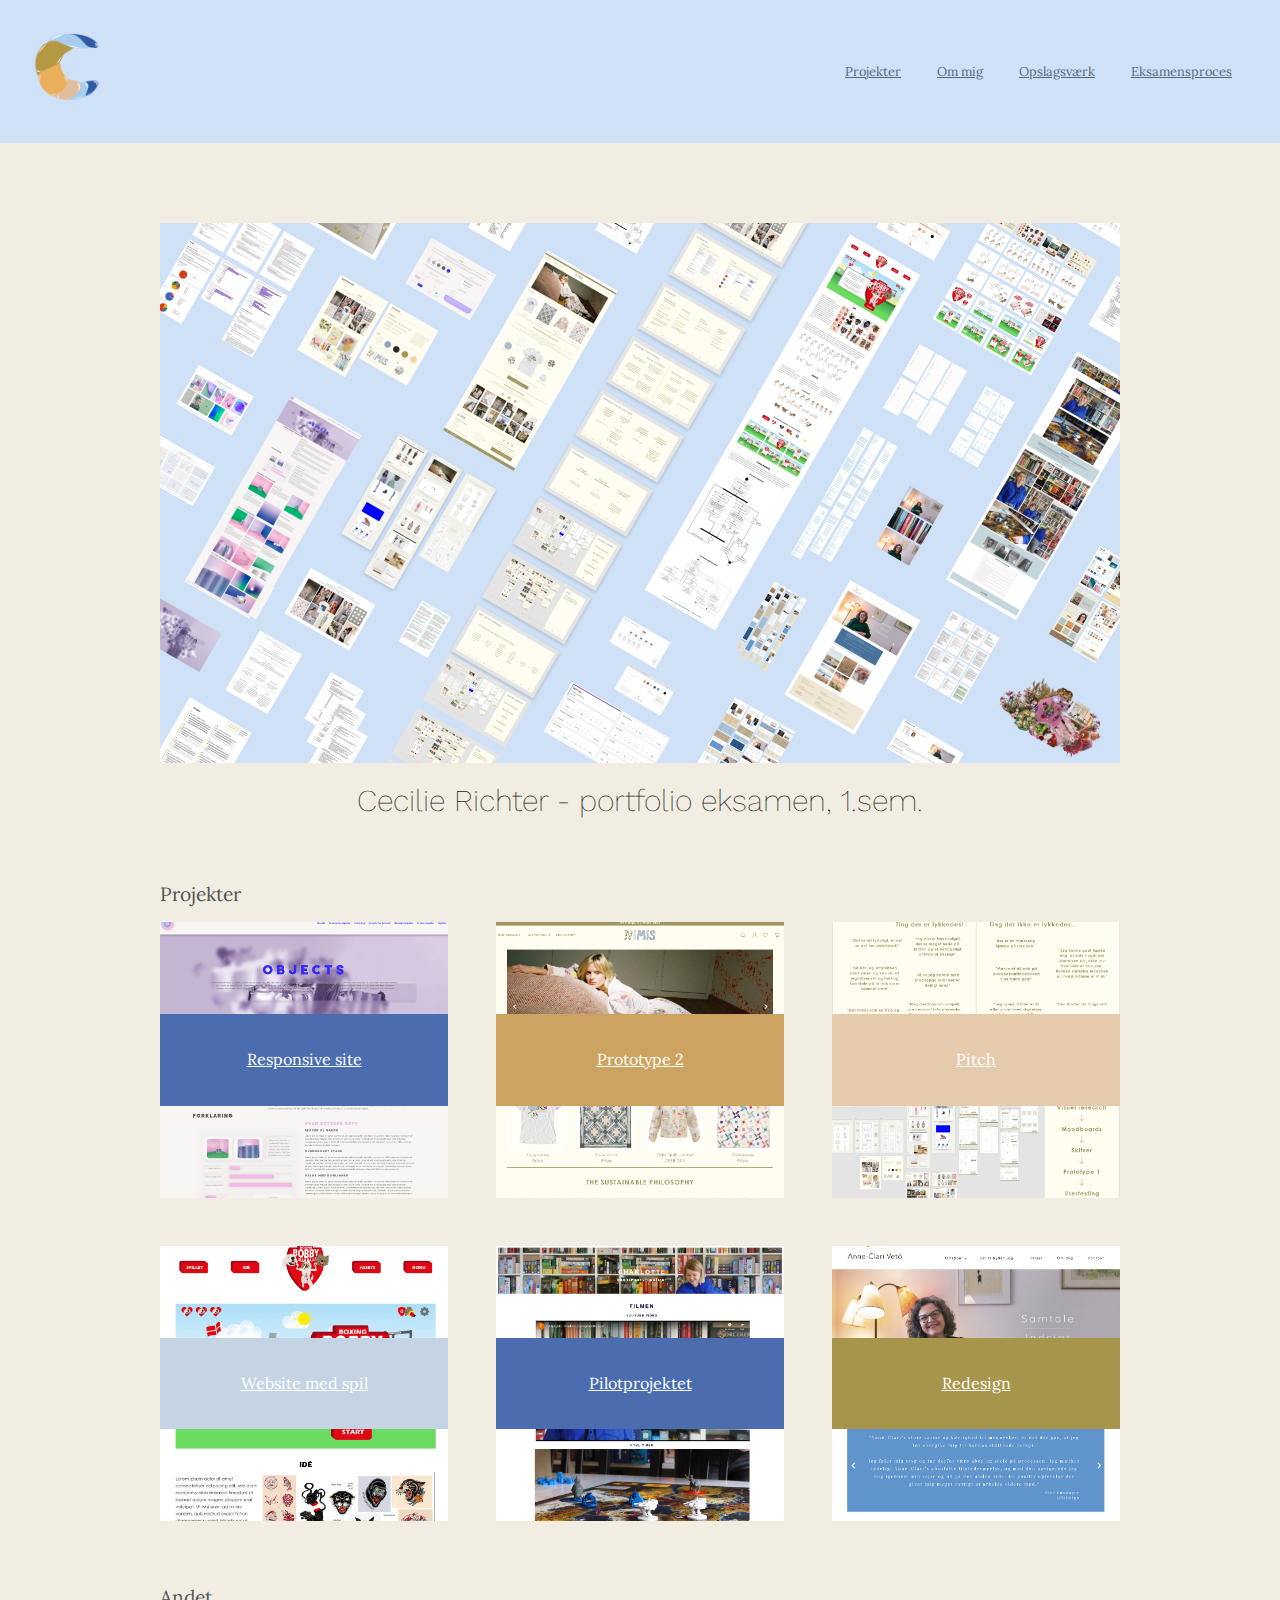
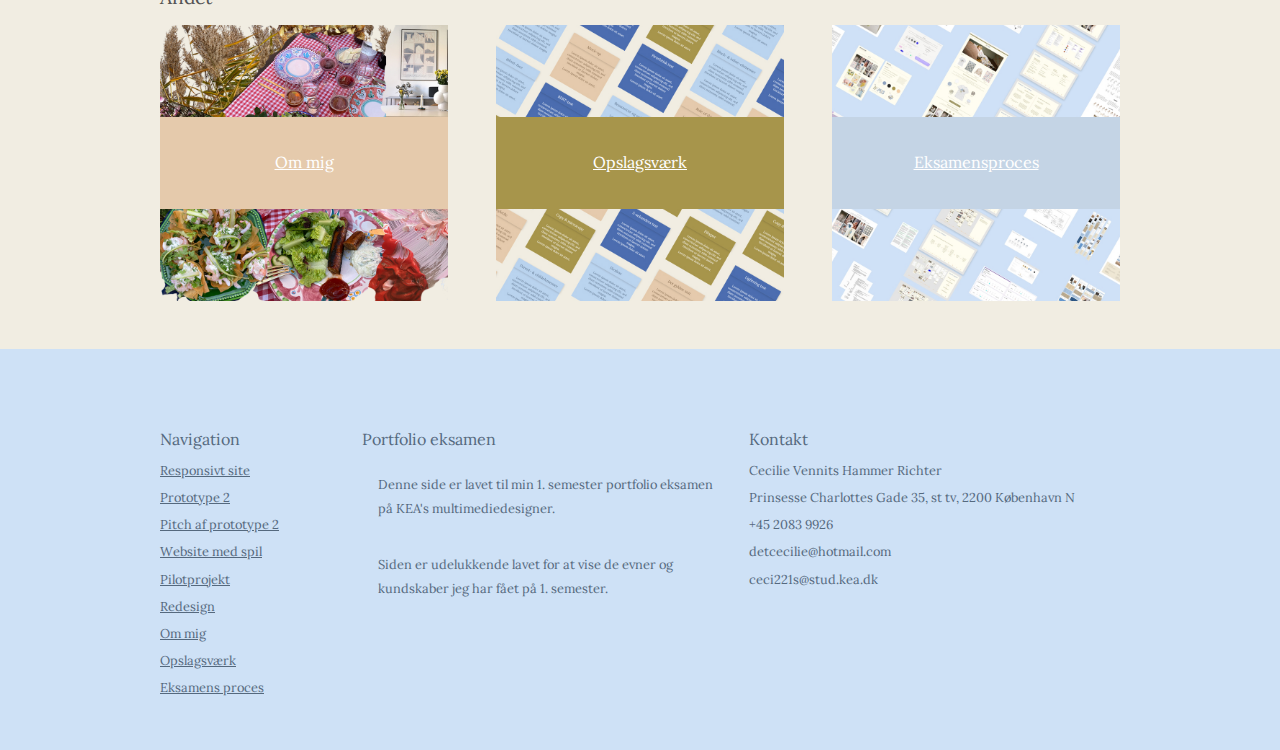
<file: Index.html>
<!DOCTYPE html>
<html lang="da">
  <head>
    <meta charset="utf-8" />
    <meta name="viewport" content="width=device-width, initial-scale=1.0" />
    <title>1. semester eksamen - Cecilie Richter</title>

    <link rel="stylesheet" href="style/index_style.css" />
    <link rel="stylesheet" href="mutual.css" />

    <meta name="robots" content="noindex" />
    <link rel="preconnect" href="https://fonts.gstatic.com" />
    <link
      href="https://fonts.googleapis.com/css2?family=Lora&family=Work+Sans&display=swap"
      rel="stylesheet"
    />

<link rel="apple-touch-icon" sizes="180x180" href="apple-touch-icon.png">
<link rel="icon" type="image/png" sizes="32x32" href="assets/favicon/favicon-32x32.png">
<link rel="icon" type="image/png" sizes="16x16" href="assets/favicon/favicon-16x16.png">
<link rel="manifest" href="/site.webmanifest">
<link rel="mask-icon" href="/safari-pinned-tab.svg" color="#5bbad5">
<meta name="msapplication-TileColor" content="#da532c">
<meta name="theme-color" content="#ffffff">


  </head>

  <body>
    <header>
      <a href="index.html">
          <img src="assets/logo/logo_cvhr.png" alt="CVHR logo">
      </a>

      <nav>
        <div id="menuknap">☰</div>
         <ul id="menu" class="hidden">
          <li>
            <a href="index.html#section_2" class="menu_area">Projekter</a>
          </li>
          <li><a href="html/om.html">Om mig</a></li>
          <li><a href="html/opslagsvaerk.html">Opslagsværk</a></li>
          <li><a href="html/proces.html">Eksamensproces</a></li>
        </ul>
      </nav>

    </header>

    <main>

        <section id="section_1">
           <figure class="splash">
        <img src="assets/forside/Splashbillede.jpg" alt="Splashbillede der viser alle projekter fra 1.semester">
        </figure>   
        <h1>Cecilie Richter - portfolio eksamen, 1.sem.</h1>
        </section>

      <section id="section_2">
        <h2>Projekter</h2>

        <div class="menu_container">

        <a href="html/responsivt.html" class="box box_1">
						<div>
            <!-- <p>Tema 2</p> -->
            <h3>Responsive site</h3>
            <!-- <p>Grundlæggende HTML</p> -->
            </div>
				</a>

        <a href="html/prototype.html" class="box box_2">
						<div>
            <!-- <p>Tema 3</p> -->
            <h3>Prototype 2</h3>
            <!-- <p>Grundlæggende UX</p> -->
            </div>
				</a>

        <a href="html/pitch.html" class="box box_3">
						<div>
            <!-- <p>Tema 3</p> -->
            <h3>Pitch</h3>
            <!-- <p>Grundlæggende UX</p> -->
            </div>
				</a>

        <a href="html/spil.html" class="box box_4">
						<div>
            <!-- <p>Tema 4</p> -->
            <h3>Website med spil</h3>
            <!-- <p>Animation</p> -->
            </div>
				</a>

        <a href="html/pilotprojekt.html" class="box box_5">
						<div>
            <!-- <p>Tema 5</p> -->
            <h3>Pilotprojektet</h3>
            <!-- <p>Grundlæggende indhold</p> -->
            </div>
				</a>

        <a href="html/redesign.html" class="box box_6">
						<div>
            <!-- <p>Tema 5</p> -->
            <h3>Redesign</h3>
            <!-- <p>Grundlæggende indhold</p> -->
            </div>
				</a>

      </section>
 

      <section id="section_3">
        <h2>Andet</h2>
        <div class="menu_andet">
            <a href="html/om.html" class="box box_7">
              <div>
                <h3>Om mig</h3>
              </div>
            </a>

            <a href="html/opslagsvaerk.html" class="box box_8">
              <div>
                <h3>Opslagsværk</h3>
              </div>
            </a>

            <a href="html/proces.html" class="box box_9">
                <div>
                <h3>Eksamensproces</h3>
                </div>
            </a>
        </div>
      </section>
    </main>

    <footer>

      <div class="footer_navigation">
        <h3>Navigation</h3>
        <ul>
          <li><a href="html/responsivt.html">Responsivt site</a></li>
          <li><a href="html/prototype.html">Prototype 2</a></li>
          <li><a href="html/pitch.html">Pitch af prototype 2</a></li>
          <li><a href="html/spil.html">Website med spil</a></li>
          <li><a href="html/pilotprojekt.html">Pilotprojekt</a></li>
          <li><a href="html/redesign.html">Redesign</a></li>
          <li><a href="html/om.html">Om mig</a></li>
          <li><a href="html/opslagsvaerk.html">Opslagsværk</a></li>
          <li><a href="html/proces.html">Eksamens proces</a></li>
        </ul>
        </div>

        <div class="footer_eksamen">
        <h3>Portfolio eksamen</h3>
        <p>Denne side er lavet til min 1. semester portfolio eksamen på KEA's multimediedesigner.</p>
        <p>Siden er udelukkende lavet for at vise de evner og kundskaber jeg har fået på 1. semester.</p>
        </div>

        <div class="footer_kontakt">
        <h3>Kontakt</h3>
        <ul>
          <li>Cecilie Vennits Hammer Richter</li>
          <li>Prinsesse Charlottes Gade 35, st tv, 2200 København N</li>
          <li>+45 2083 9926</li>
          <li>detcecilie@hotmail.com</li>
          <li>ceci221s@stud.kea.dk</li>
        </ul>
        </div>
     

    </footer>

<script src="burger.js"></script>

  </body>
</html>
</file>
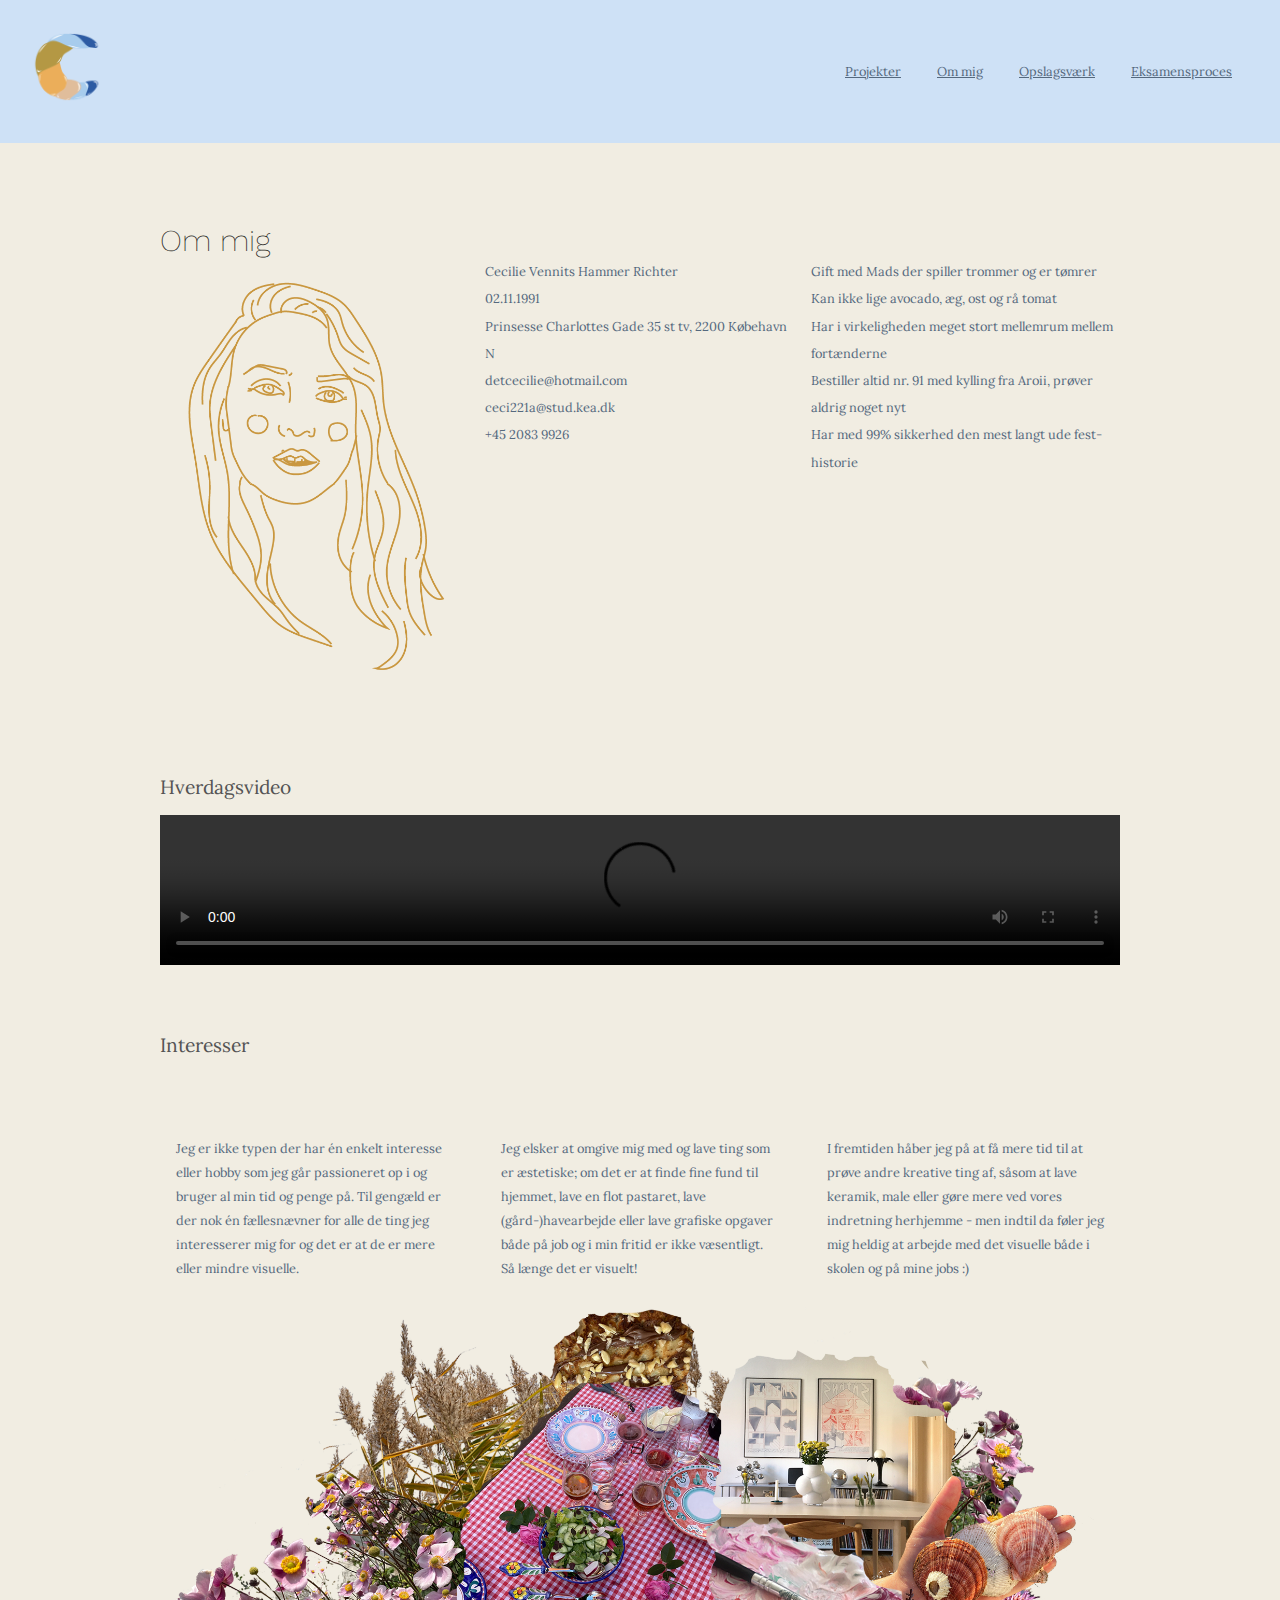
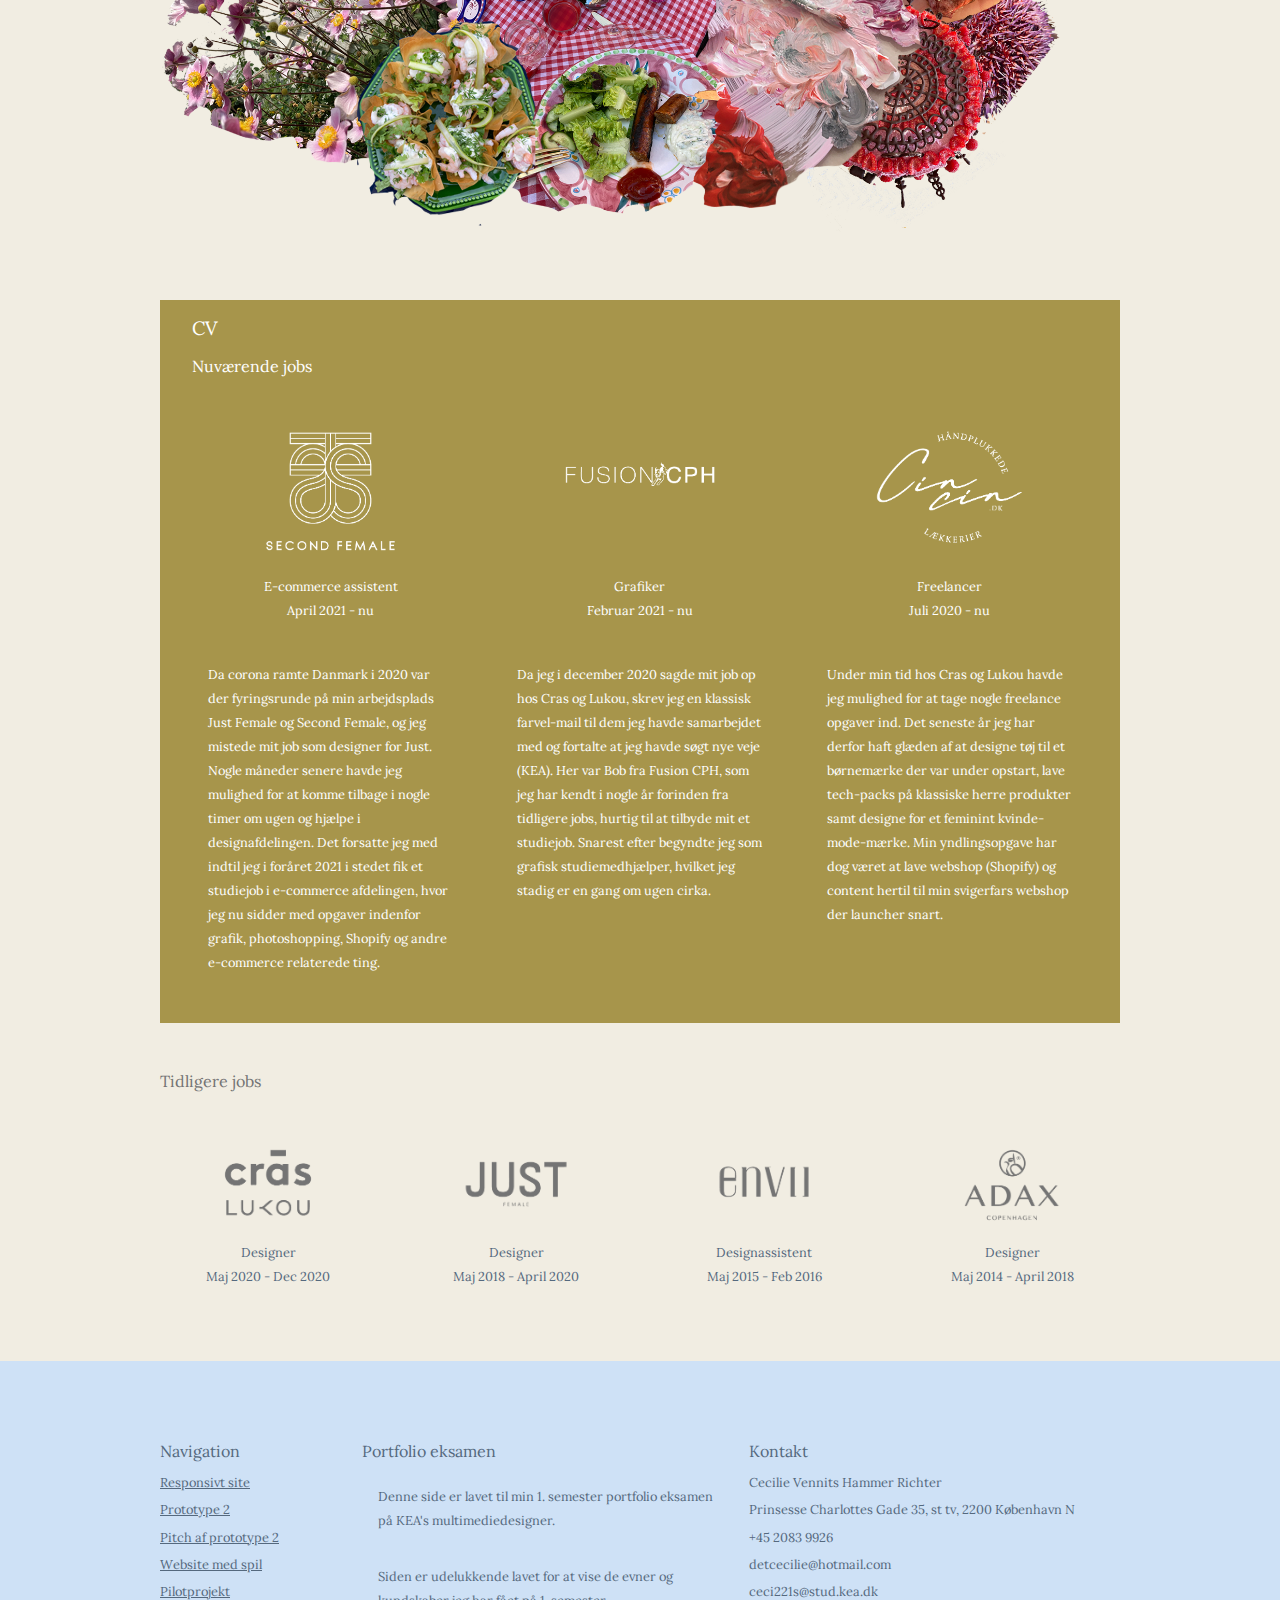
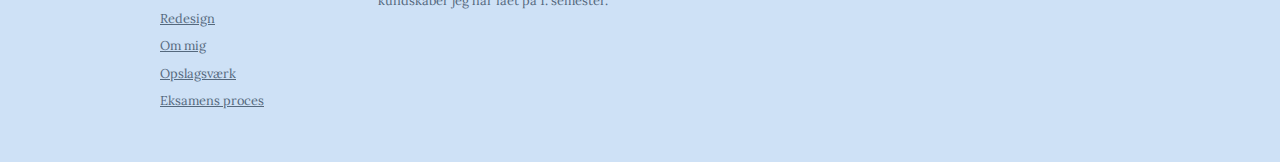
<file: html/om.html>
<!DOCTYPE html>
<html lang="da">
  <head>
    <meta charset="utf-8" />
    <meta name="viewport" content="width=device-width, initial-scale=1.0" />
    <title>Om mig</title>

    <link rel="stylesheet" href="../style/om_style.css" />
    <link rel="stylesheet" href="../mutual.css" />

    <meta name="robots" content="noindex" />
    <link rel="preconnect" href="https://fonts.gstatic.com" />
    <link
      href="https://fonts.googleapis.com/css2?family=Lora&family=Work+Sans&display=swap"
      rel="stylesheet"
    />

<link rel="apple-touch-icon" sizes="180x180" href="/apple-touch-icon.png">
<link rel="icon" type="image/png" sizes="32x32" href="../assets/favicon/favicon-32x32.png">
<link rel="icon" type="image/png" sizes="16x16" href="../assets/favicon/favicon-16x16.png">
<link rel="manifest" href="/site.webmanifest">
<link rel="mask-icon" href="/safari-pinned-tab.svg" color="#5bbad5">
<meta name="msapplication-TileColor" content="#da532c">
<meta name="theme-color" content="#ffffff">

  </head>

  <body>
    <header>
      <a href="../index.html">
          <img src="../assets/logo/logo_cvhr.png" alt="CVHR logo">
      </a>

      <nav>
        <div id="menuknap">☰</div>
         <ul id="menu" class="hidden">
          <li>
            <a href="../index.html#section_2" class="menu_area">Projekter</a>
          </li>
          <li><a href="../html/om.html">Om mig</a></li>
          <li><a href="../html/opslagsvaerk.html">Opslagsværk</a></li>
          <li><a href="../html/proces.html">Eksamensproces</a></li>
        </ul>
      </nav>
    </header>

    <main>
      
<section id="section_1">
    <h1>Om mig</h1>

    <div class="section_1_wrapper">
        <img src="../assets/om-mig/portrait-tegning.png" alt="Portræt af Cecilie tegnet med tynde streger">
         
        <div> 
        <ul>
            <li>Cecilie Vennits Hammer Richter</li>
            <li>02.11.1991</li>
            <li>Prinsesse Charlottes Gade 35 st tv, 2200 Købehavn N</li>
            <li>detcecilie@hotmail.com</li>
            <li>ceci221a@stud.kea.dk</li>
            <li>+45 2083 9926</li>
        </ul>
        </div>

        
        <ul>
            <li>Gift med Mads der spiller trommer og er tømrer</li>
            <li>Kan ikke lige avocado, æg, ost og rå tomat</li>
            <li>Har i virkeligheden meget stort mellemrum mellem fortænderne</li>
            <li>Bestiller altid nr. 91 med kylling fra Aroii, prøver aldrig noget nyt</li>
            <li>Har med 99% sikkerhed den mest langt ude fest-historie</li>
            
        </ul>
        

     </div>
</section>

<section id="section_2">
    <h2>Hverdagsvideo</h2>
<video src="http://cecilierichter.dk/kea/video/hverdagsvideo.mp4" controls></video>
</section>

<section id="section_3">
    <h2>Interesser</h2>
    
    <section class="section_3_wrapper">
    <p>Jeg er ikke typen der har én enkelt interesse eller hobby som jeg går passioneret op i og bruger al min tid og penge på. Til gengæld er der nok én fællesnævner for alle de ting jeg interesserer mig for og det er at de er mere eller mindre visuelle.</p>
    <p>Jeg elsker at omgive mig med og lave ting som er æstetiske;  om det er at finde fine fund til hjemmet, lave en flot pastaret, lave (gård-)havearbejde eller lave grafiske opgaver både på job og i min fritid er ikke væsentligt. Så længe det er visuelt!</p>
    <p>I fremtiden håber jeg på at få mere tid til at prøve andre kreative ting af, såsom at lave keramik, male eller gøre mere ved vores indretning herhjemme - men indtil da føler jeg mig heldig at arbejde med det visuelle både i skolen og på mine jobs :)</p>
    </section>

<img src="../assets/om-mig/collage.png" alt="Collage med billeder af mad, blomster med mere">

</section>

<section id="section_4">
        <h2>CV</h2>
        <h3>Nuværende jobs</h3>

        <section class="section_4_wrapper">

            <div class="second_female_wrapper">
              <div class="pic_1">
                <img src="../assets/om-mig/logoer/hvide/second-logo.png" alt="Second Female logo">
              </div>
                
                <div class="col_1">
                    <div class="jobtitel_wrapper">
                    <p>E-commerce assistent</p>
                    <p>April 2021 - nu</p>
                    </div>
                    <p>Da corona ramte Danmark i 2020 var der fyringsrunde på min arbejdsplads Just Female og Second Female, og jeg mistede mit job som designer for Just. Nogle måneder senere havde jeg mulighed for at komme tilbage i nogle timer om ugen og hjælpe i designafdelingen. Det forsatte jeg med indtil jeg i foråret 2021 i stedet fik et studiejob i e-commerce afdelingen, hvor jeg nu sidder med opgaver indenfor grafik, photoshopping, Shopify og andre e-commerce relaterede ting.</p>
               </div>
            </div>
        
            <div class="fusion_cph_wrapper">
              <div class="pic_2">
                <img src="../assets/om-mig/logoer/hvide/fusion-logo.png" alt="Fusion CPH logo">
              </div>
                
                <div class="col_2">
                    <div class="jobtitel_wrapper">
                    <p>Grafiker</p>
                    <p>Februar 2021 - nu</p>
                    </div>
                    <p>Da jeg i december 2020 sagde mit job op hos Cras og Lukou, skrev jeg en klassisk farvel-mail til dem jeg havde samarbejdet med og fortalte at jeg havde søgt nye veje (KEA). Her var Bob fra Fusion CPH, som jeg har kendt i nogle år forinden fra tidligere jobs, hurtig til at tilbyde mit et studiejob. Snarest efter begyndte jeg som grafisk studiemedhjælper, hvilket jeg stadig er en gang om ugen cirka.</p>
                </div>
            </div>

            <div class="freelance_wrapper">

              <div class="pic_3">
                 <img src="../assets/om-mig/logoer/hvide/cincin-logo.png" alt="CinCin logo">
              </div>
                
                <div class="col_3">
                    <div class="jobtitel_wrapper">
                    <p>Freelancer</p>
                    <p>Juli 2020 - nu</p>
                    </div>
                    <p>Under min tid hos Cras og Lukou havde jeg mulighed for at tage nogle freelance opgaver ind. Det seneste år jeg har derfor haft glæden af at designe tøj til et børnemærke der var under opstart, lave tech-packs på klassiske herre produkter samt designe for et feminint kvinde-mode-mærke. Min yndlingsopgave har dog været at lave webshop (Shopify) og content hertil til min svigerfars webshop der launcher snart.</p>
                </div>
            </div>

        </section>
</section>

<section id="section_5">
        <h3>Tidligere jobs</h3>

        <section class="section_5_wrapper">
          <div class="cras_wrapper">
              <img src="../assets/om-mig/logoer/graa/cras-logo.png" alt="Cras og Lukou logo">
              <div class="jobtitel_wrapper">
              <p>Designer</p>
              <p>Maj 2020 - Dec 2020</p>
              </div>
          </div>

          <div class="just_wrapper">
              <img src="../assets/om-mig/logoer/graa/just-logo.png" alt="Just Female logo">
              <div class="jobtitel_wrapper">
              <p>Designer</p>
              <p>Maj 2018 - April 2020</p>
              </div>
          </div>

          <div class="cras_wrapper">
              <img src="../assets/om-mig/logoer/graa/envii-logo.png" alt="Envii logo">
              <div class="jobtitel_wrapper">
              <p>Designassistent</p>
              <p>Maj 2015 - Feb 2016</p>
              </div>
          </div>

          <div class="cras_wrapper">
              <img src="../assets/om-mig/logoer/graa/adax-logo.png" alt="Adax logo">
              <div class="jobtitel_wrapper">
              <p>Designer</p>
              <p>Maj 2014 - April 2018</p>
          </div>
        </section>


</section>



    </main>

    <footer>

      <div class="footer_navigation">
        <h3>Navigation</h3>
        <ul>
          <li><a href="../html/responsivt.html">Responsivt site</a></li>
          <li><a href="../html/prototype.html">Prototype 2</a></li>
          <li><a href="../html/pitch.html">Pitch af prototype 2</a></li>
          <li><a href="../html/spil.html">Website med spil</a></li>
          <li><a href="../html/pilotprojekt.html">Pilotprojekt</a></li>
          <li><a href="../html/redesign.html">Redesign</a></li>
          <li><a href="../html/om.html">Om mig</a></li>
          <li><a href="../html/opslagsvaerk.html">Opslagsværk</a></li>
          <li><a href="../html/proces.html">Eksamens proces</a></li>
        </ul>
        </div>

        <div class="footer_eksamen">
        <h3>Portfolio eksamen</h3>
        <p>Denne side er lavet til min 1. semester portfolio eksamen på KEA's multimediedesigner.</p>
        <p>Siden er udelukkende lavet for at vise de evner og kundskaber jeg har fået på 1. semester.</p>
        </div>

        <div class="footer_kontakt">
        <h3>Kontakt</h3>
        <ul>
          <li>Cecilie Vennits Hammer Richter</li>
          <li>Prinsesse Charlottes Gade 35, st tv, 2200 København N</li>
          <li>+45 2083 9926</li>
          <li>detcecilie@hotmail.com</li>
          <li>ceci221s@stud.kea.dk</li>
        </ul>
        </div>
     

    </footer>

    <script src="../burger.js"></script>
  </body>
</html>
</file>
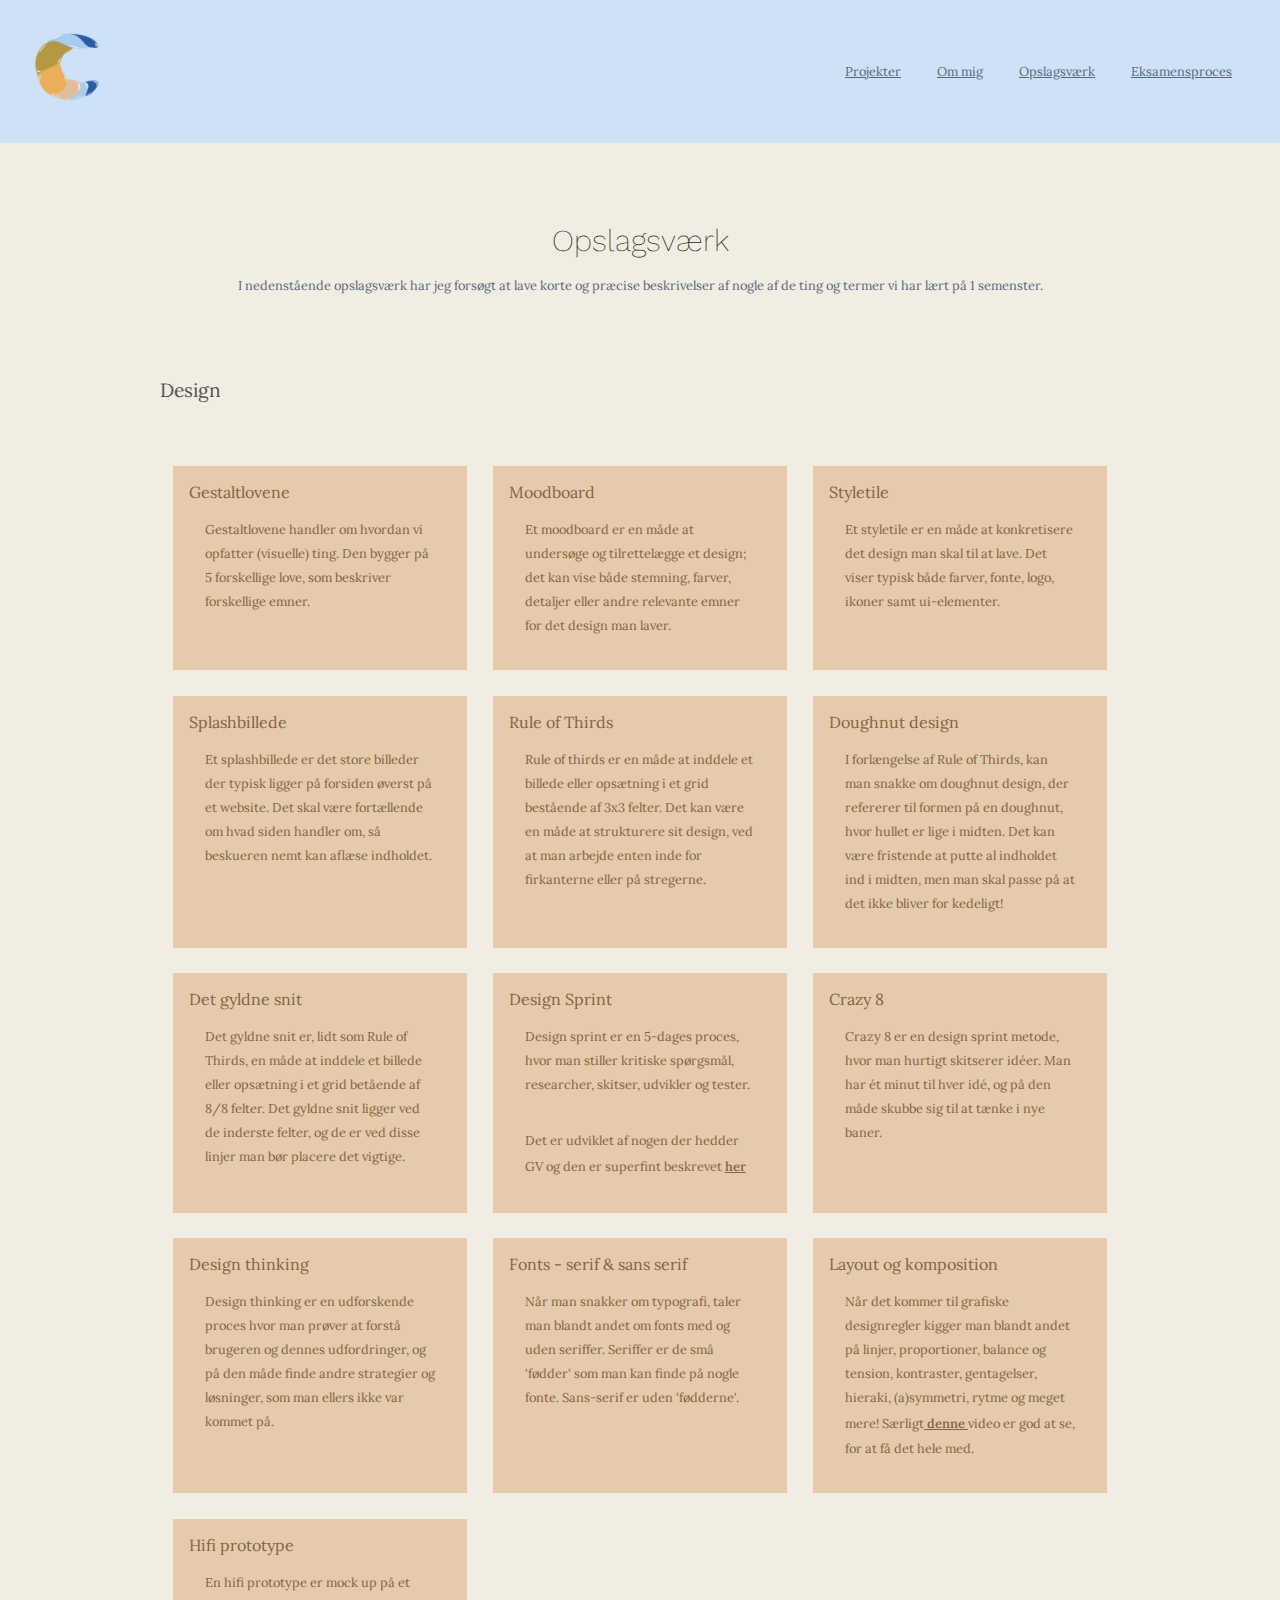
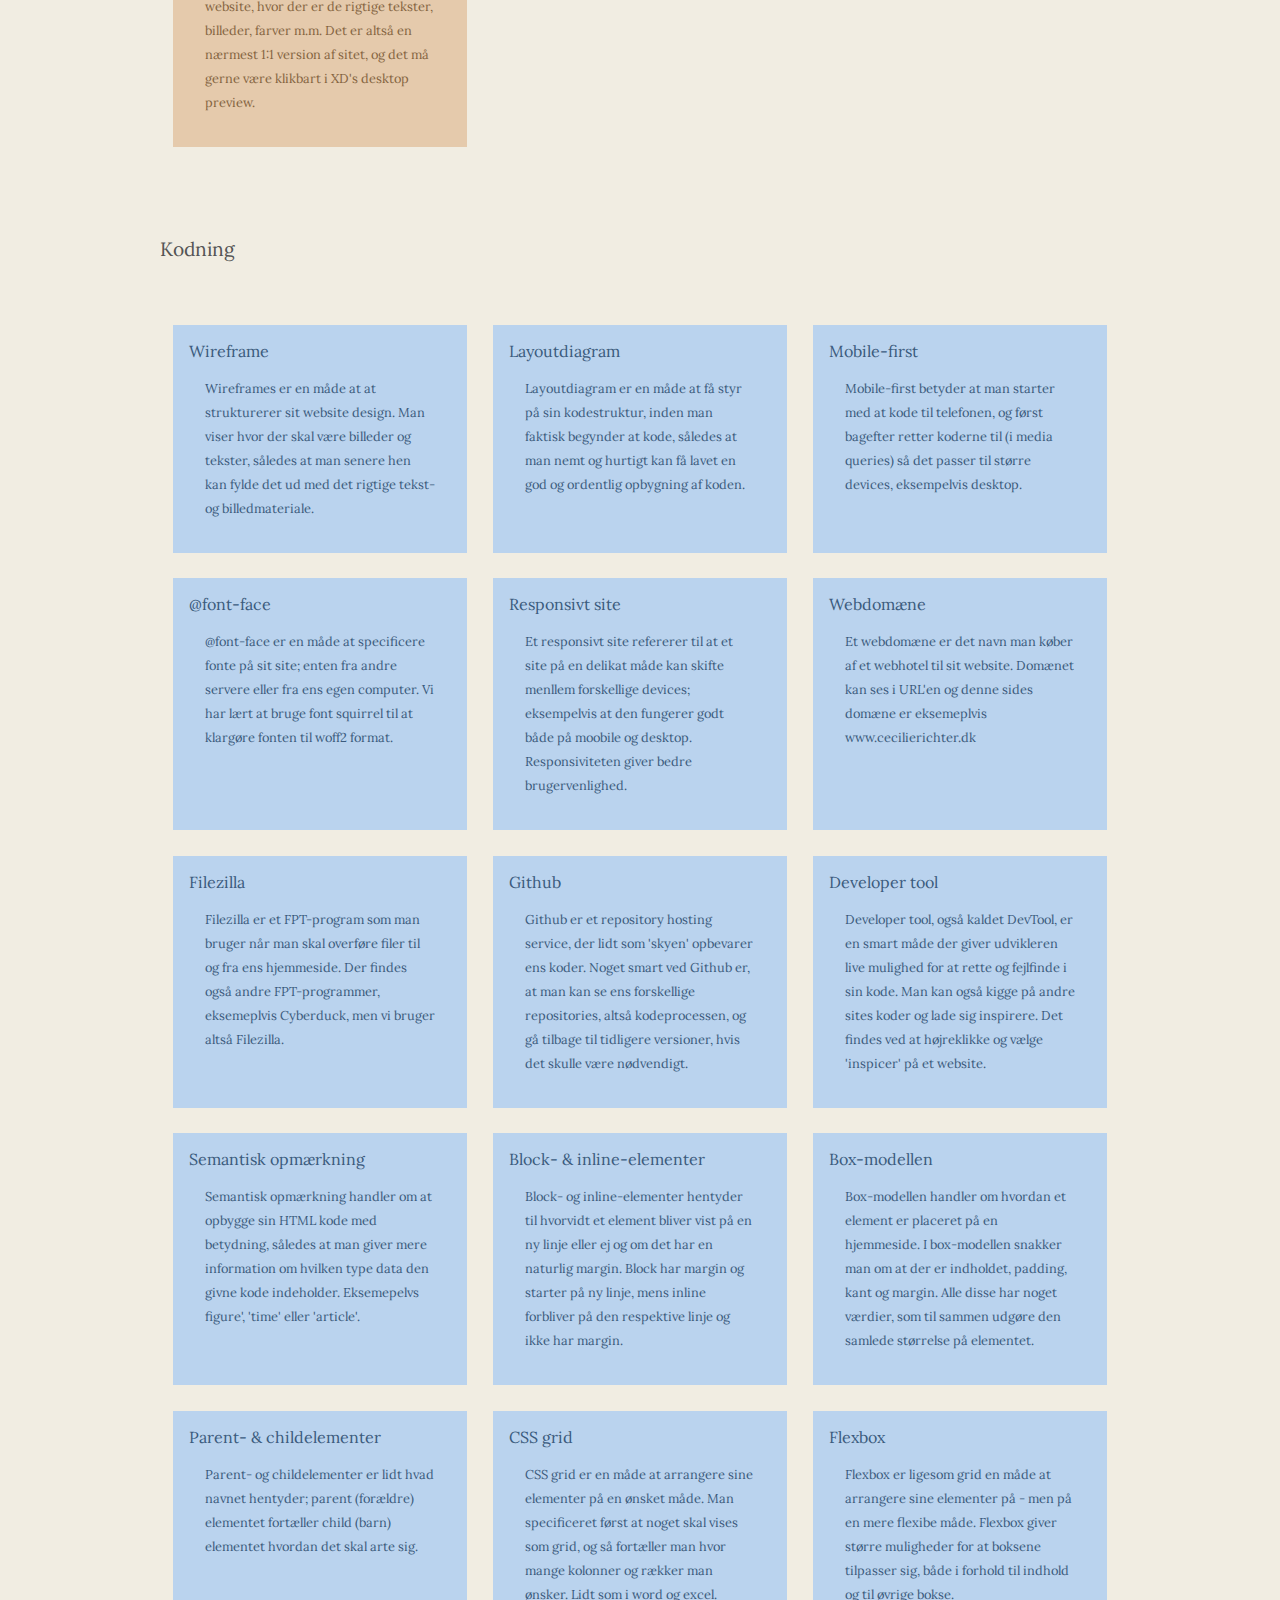
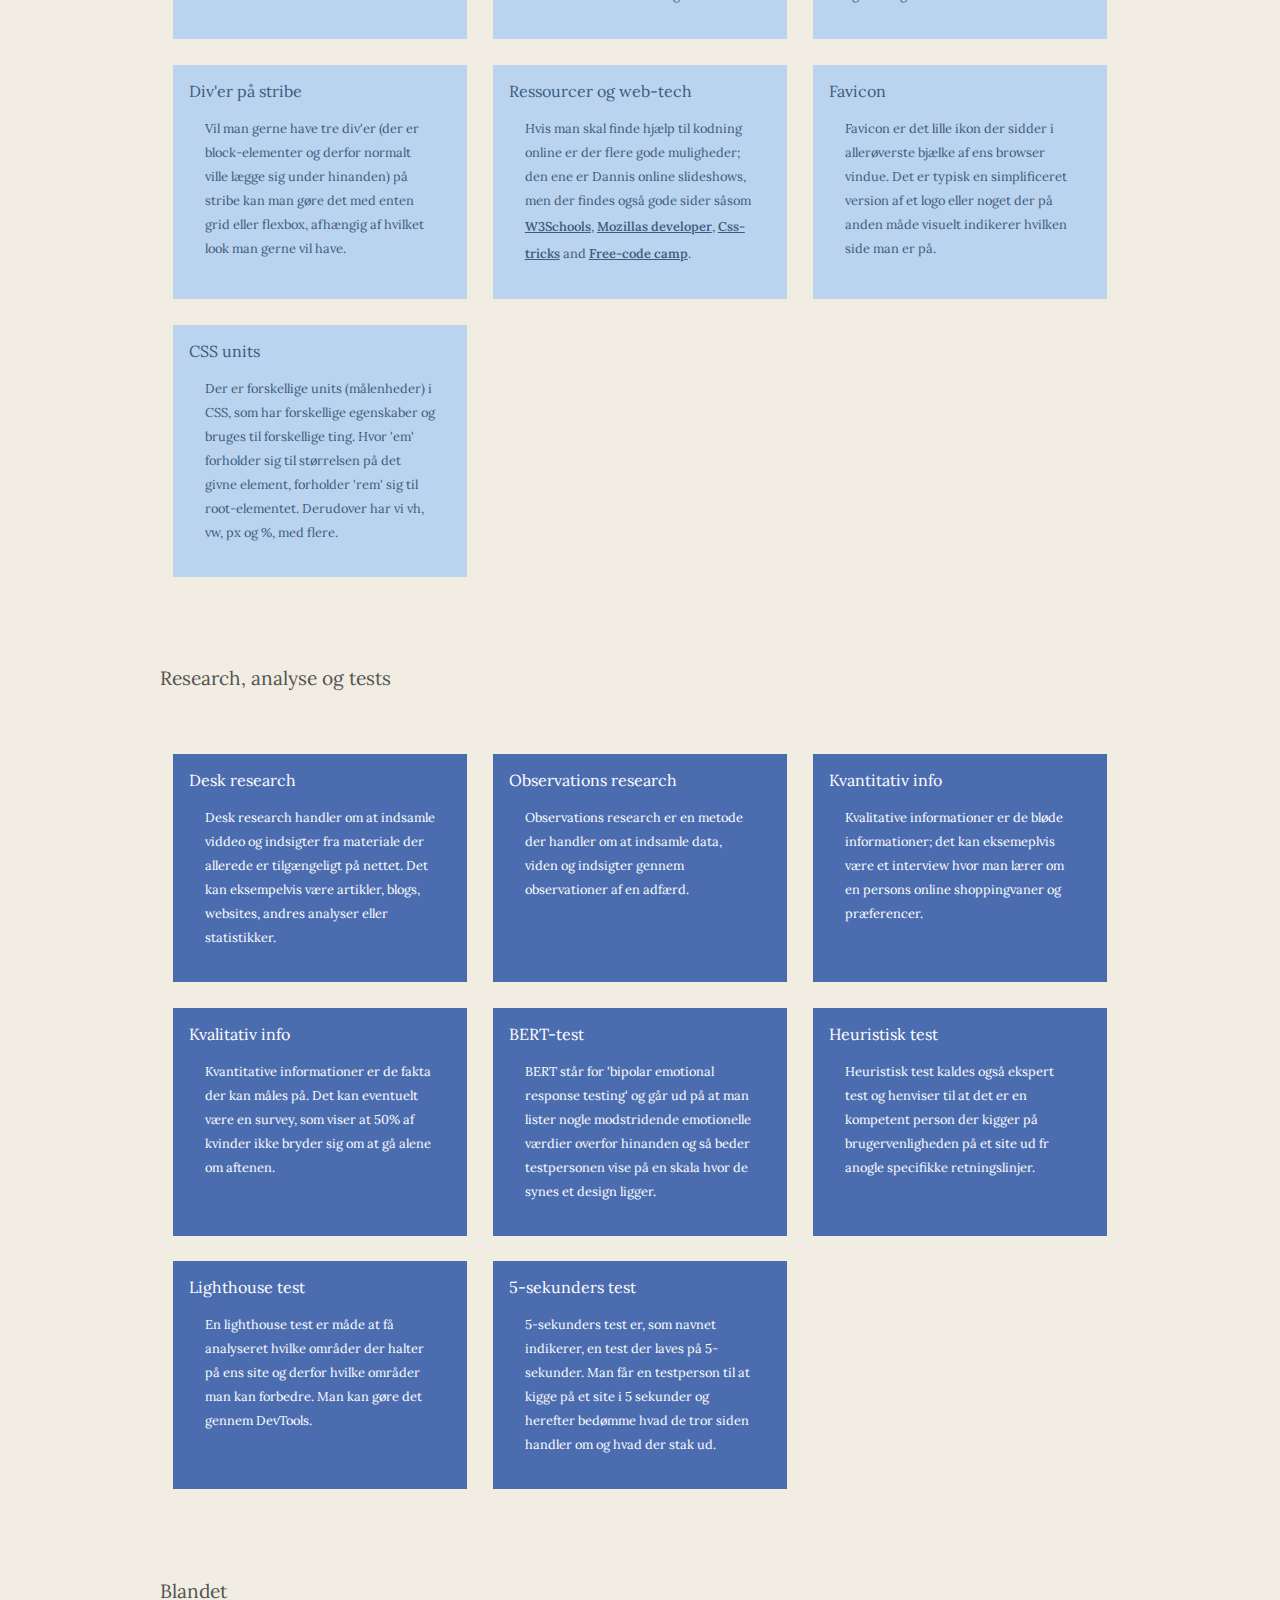
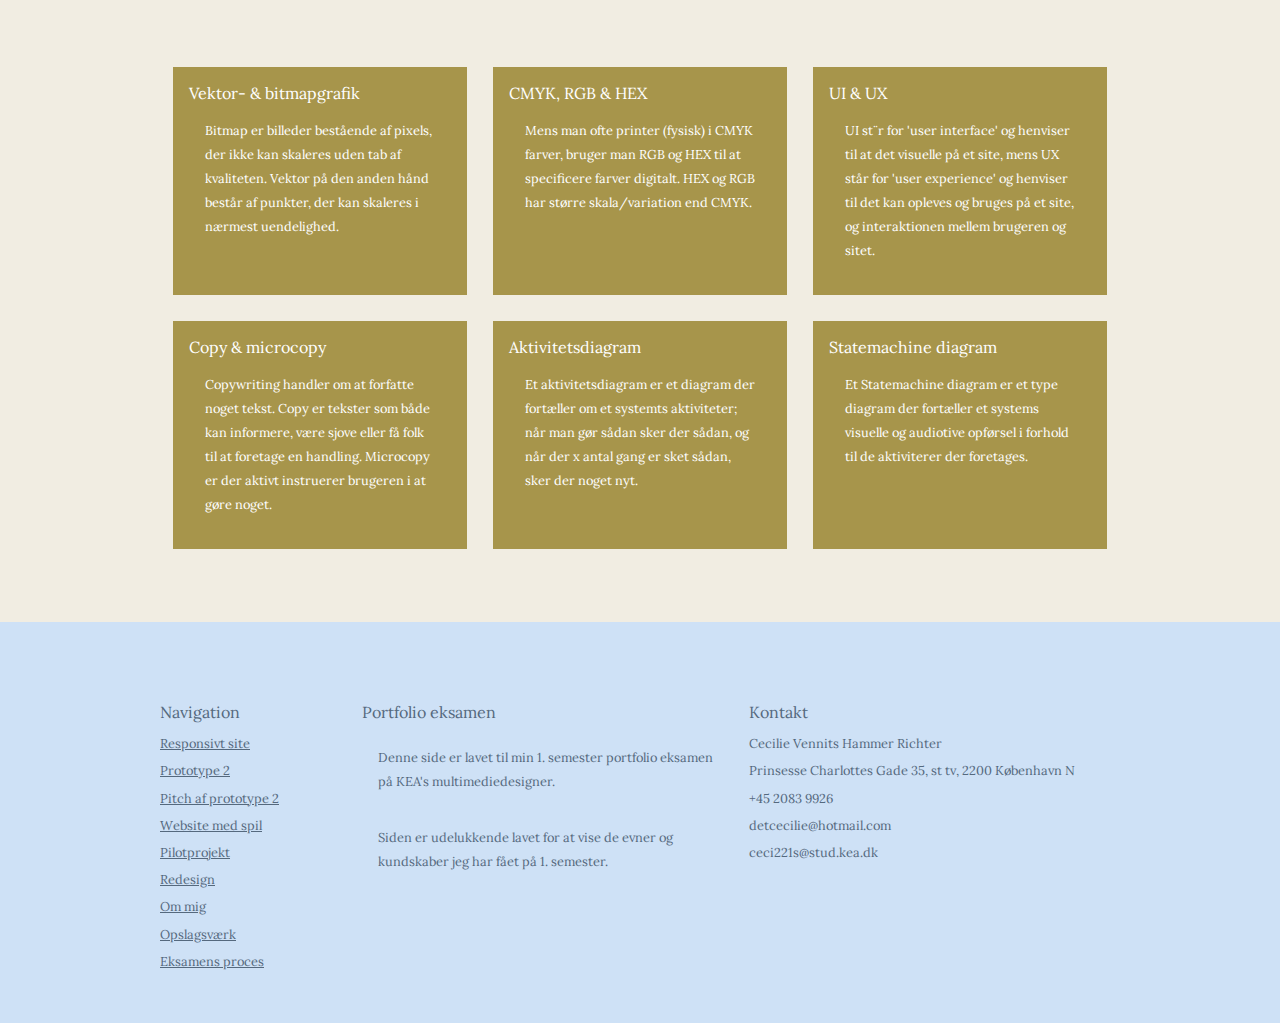
<file: html/opslagsvaerk.html>
<!DOCTYPE html>
<html lang="da">
  <head>
    <meta charset="utf-8" />
    <meta name="viewport" content="width=device-width, initial-scale=1.0" />
    <title>Opslagsværk</title>

    <link rel="stylesheet" href="../style/opslagsvaerk_style.css" />
    <link rel="stylesheet" href="../mutual.css" />

    <meta name="robots" content="noindex" />
    <link rel="preconnect" href="https://fonts.gstatic.com" />
    <link
      href="https://fonts.googleapis.com/css2?family=Lora&family=Work+Sans&display=swap"
      rel="stylesheet"
    />

    <link rel="apple-touch-icon" sizes="180x180" href="/apple-touch-icon.png" />
    <link
      rel="icon"
      type="image/png"
      sizes="32x32"
      href="../assets/favicon/favicon-32x32.png"
    />
    <link
      rel="icon"
      type="image/png"
      sizes="16x16"
      href="../assets/favicon/favicon-16x16.png"
    />
    <link rel="manifest" href="/site.webmanifest" />
    <link rel="mask-icon" href="/safari-pinned-tab.svg" color="#5bbad5" />
    <meta name="msapplication-TileColor" content="#da532c" />
    <meta name="theme-color" content="#ffffff" />
  </head>

  <body>
    <header>
      <a href="../index.html">
        <img src="../assets/logo/logo_cvhr.png" alt="CVHR logo" />
      </a>

      <nav>
        <div id="menuknap">☰</div>
        <ul id="menu" class="hidden">
          <li>
            <a href="../index.html#section_2" class="menu_area">Projekter</a>
          </li>
          <li><a href="../html/om.html">Om mig</a></li>
          <li><a href="../html/opslagsvaerk.html">Opslagsværk</a></li>
          <li><a href="../html/proces.html">Eksamensproces</a></li>
        </ul>
      </nav>
    </header>

    <main>
      <section id="section_1">
        <h1>Opslagsværk</h1>
        <p>
          I nedenstående opslagsværk har jeg forsøgt at lave korte og præcise
          beskrivelser af nogle af de ting og termer vi har lært på 1 semenster.
        </p>
      </section>

      <section id="section_2">
        <h2>Design</h2>
        <section class="section_2_wrapper">
          <div class="box box_design">
            <h3>Gestaltlovene</h3>
            <p>
              Gestaltlovene handler om hvordan vi opfatter (visuelle) ting. Den
              bygger på 5 forskellige love, som beskriver forskellige emner.
              <!-- <ul>
                <li>- Nærhed; når elementer ararngeres sådan at de opfattes som en gruppe</li>
                <li>- Lighed; når elementer ligner hinanden, vil det opfattes som et mønster eller gruppe</li>
                <li>- Lukkethed; når øjet har en tendens til at 'afslutte' en ufuldkommen form og udfylde det manglende.</li>
                <li>- Kontinuitet og symmetri; når man skal opnå orden og balance, så beskueren nemt kan forstå budskabet</li>     
                <li>- Forbundethed; når øjet bliver ført via en sti, linke eller kurve og foretrækker at se en forsættende figur frem for en seperat linje</li>           
              </ul> -->
            </p>
          </div>

          <div class="box box_design">
            <h3>Moodboard</h3>
            <p>
              Et moodboard er en måde at undersøge og tilrettelægge et design;
              det kan vise både stemning, farver, detaljer eller andre relevante
              emner for det design man laver.
            </p>
          </div>

          <div class="box box_design">
            <h3>Styletile</h3>
            <p>
              Et styletile er en måde at konkretisere det design man skal til at
              lave. Det viser typisk både farver, fonte, logo, ikoner samt
              ui-elementer.
            </p>
          </div>

          <div class="box box_design">
            <h3>Splashbillede</h3>
            <p>
              Et splashbillede er det store billeder der typisk ligger på
              forsiden øverst på et website. Det skal være fortællende om hvad
              siden handler om, så beskueren nemt kan aflæse indholdet.
            </p>
          </div>

          <div class="box box_design">
            <h3>Rule of Thirds</h3>
            <p>
              Rule of thirds er en måde at inddele et billede eller opsætning i
              et grid bestående af 3x3 felter. Det kan være en måde at
              strukturere sit design, ved at man arbejde enten inde for
              firkanterne eller på stregerne.
            </p>
          </div>

          <div class="box box_design">
            <h3>Doughnut design</h3>
            <p>
              I forlængelse af Rule of Thirds, kan man snakke om doughnut
              design, der refererer til formen på en doughnut, hvor hullet er
              lige i midten. Det kan være fristende at putte al indholdet ind i
              midten, men man skal passe på at det ikke bliver for kedeligt!
            </p>
          </div>

          <div class="box box_design">
            <h3>Det gyldne snit</h3>
            <p>
              Det gyldne snit er, lidt som Rule of Thirds, en måde at inddele et
              billede eller opsætning i et grid betående af 8/8 felter. Det
              gyldne snit ligger ved de inderste felter, og de er ved disse
              linjer man bør placere det vigtige.
            </p>
          </div>

          <div class="box box_design">
            <h3>Design Sprint</h3>
            <p>
              Design sprint er en 5-dages proces, hvor man stiller kritiske
              spørgsmål, researcher, skitser, udvikler og tester.
            </p>
            <p>
              Det er udviklet af nogen der hedder GV og den er superfint
              beskrevet
              <a
                href="https://www.interaction-design.org/literature/article/what-is-design-thinking-and-why-is-it-so-popular"
                >her</a
              >
            </p>
          </div>

          <div class="box box_design">
            <h3>Crazy 8</h3>
            <p>
              Crazy 8 er en design sprint metode, hvor man hurtigt skitserer
              idéer. Man har ét minut til hver idé, og på den måde skubbe sig
              til at tænke i nye baner.
            </p>
          </div>

          <div class="box box_design">
            <h3>Design thinking</h3>
            <p>
              Design thinking er en udforskende proces hvor man prøver at forstå
              brugeren og dennes udfordringer, og på den måde finde andre
              strategier og løsninger, som man ellers ikke var kommet på.
            </p>
          </div>

          <div class="box box_design">
            <h3>Fonts - serif & sans serif</h3>
            <p>
              Når man snakker om typografi, taler man blandt andet om fonts med
              og uden seriffer. Seriffer er de små 'fødder' som man kan finde på
              nogle fonte. Sans-serif er uden 'fødderne'.
            </p>
          </div>

          <div class="box box_design">
            <h3>Layout og komposition</h3>
            <p>
              Når det kommer til grafiske designregler kigger man blandt andet
              på linjer, proportioner, balance og tension, kontraster,
              gentagelser, hieraki, (a)symmetri, rytme og meget mere! Særligt<a
                href="https://www.linkedin.com/learning/graphic-design-foundations-layout-and-composition/introducing-the-foundations-of-layout-and-composition?u=36836804"
              >
                denne </a
              >video er god at se, for at få det hele med.
            </p>
          </div>

          <div class="box box_design">
            <h3>Hifi prototype</h3>
            <p>
              En hifi prototype er mock up på et website, hvor der er de rigtige
              tekster, billeder, farver m.m. Det er altså en nærmest 1:1 version
              af sitet, og det må gerne være klikbart i XD's desktop preview.
            </p>
          </div>
        </section>
      </section>

      <section id="section_3">
        <h2>Kodning</h2>
        <section class="section_3_wrapper">
          <div class="box box_kodning">
            <h3>Wireframe</h3>
            <p>
              Wireframes er en måde at at strukturerer sit website design. Man
              viser hvor der skal være billeder og tekster, således at man
              senere hen kan fylde det ud med det rigtige tekst- og
              billedmateriale.
            </p>
          </div>

          <div class="box box_kodning">
            <h3>Layoutdiagram</h3>
            <p>
              Layoutdiagram er en måde at få styr på sin kodestruktur, inden man
              faktisk begynder at kode, således at man nemt og hurtigt kan få
              lavet en god og ordentlig opbygning af koden.
            </p>
          </div>

          <div class="box box_kodning">
            <h3>Mobile-first</h3>
            <p>
              Mobile-first betyder at man starter med at kode til telefonen, og
              først bagefter retter koderne til (i media queries) så det passer
              til større devices, eksempelvis desktop.
            </p>
          </div>

          <div class="box box_kodning">
            <h3>@font-face</h3>
            <p>
              @font-face er en måde at specificere fonte på sit site; enten fra
              andre servere eller fra ens egen computer. Vi har lært at bruge
              font squirrel til at klargøre fonten til woff2 format.
            </p>
          </div>

          <div class="box box_kodning">
            <h3>Responsivt site</h3>
            <p>
              Et responsivt site refererer til at et site på en delikat måde kan
              skifte menllem forskellige devices; eksempelvis at den fungerer
              godt både på moobile og desktop. Responsiviteten giver bedre
              brugervenlighed.
            </p>
          </div>

          <div class="box box_kodning">
            <h3>Webdomæne</h3>
            <p>
              Et webdomæne er det navn man køber af et webhotel til sit website.
              Domænet kan ses i URL'en og denne sides domæne er eksemeplvis
              www.cecilierichter.dk
            </p>
          </div>

          <div class="box box_kodning">
            <h3>Filezilla</h3>
            <p>
              Filezilla er et FPT-program som man bruger når man skal overføre
              filer til og fra ens hjemmeside. Der findes også andre
              FPT-programmer, eksemeplvis Cyberduck, men vi bruger altså
              Filezilla.
            </p>
          </div>

          <div class="box box_kodning">
            <h3>Github</h3>
            <p>
              Github er et repository hosting service, der lidt som 'skyen'
              opbevarer ens koder. Noget smart ved Github er, at man kan se ens
              forskellige repositories, altså kodeprocessen, og gå tilbage til
              tidligere versioner, hvis det skulle være nødvendigt.
            </p>
          </div>

          <div class="box box_kodning">
            <h3>Developer tool</h3>
            <p>
              Developer tool, også kaldet DevTool, er en smart måde der giver
              udvikleren live mulighed for at rette og fejlfinde i sin kode. Man
              kan også kigge på andre sites koder og lade sig inspirere. Det
              findes ved at højreklikke og vælge 'inspicer' på et website.
            </p>
          </div>

          <div class="box box_kodning">
            <h3>Semantisk opmærkning</h3>
            <p>
              Semantisk opmærkning handler om at opbygge sin HTML kode med
              betydning, således at man giver mere information om hvilken type
              data den givne kode indeholder. Eksemepelvs figure', 'time' eller
              'article'.
            </p>
          </div>

          <div class="box box_kodning">
            <h3>Block- & inline-elementer</h3>
            <p>
              Block- og inline-elementer hentyder til hvorvidt et element bliver
              vist på en ny linje eller ej og om det har en naturlig margin.
              Block har margin og starter på ny linje, mens inline forbliver på
              den respektive linje og ikke har margin.
            </p>
          </div>

          <div class="box box_kodning">
            <h3>Box-modellen</h3>
            <p>
              Box-modellen handler om hvordan et element er placeret på en
              hjemmeside. I box-modellen snakker man om at der er indholdet,
              padding, kant og margin. Alle disse har noget værdier, som til
              sammen udgøre den samlede størrelse på elementet.
            </p>
          </div>

          <div class="box box_kodning">
            <h3>Parent- & childelementer</h3>
            <p>
              Parent- og childelementer er lidt hvad navnet hentyder; parent
              (forældre) elementet fortæller child (barn) elementet hvordan det
              skal arte sig.
            </p>
          </div>

          <div class="box box_kodning">
            <h3>CSS grid</h3>
            <p>
              CSS grid er en måde at arrangere sine elementer på en ønsket måde.
              Man specificeret først at noget skal vises som grid, og så
              fortæller man hvor mange kolonner og rækker man ønsker. Lidt som i
              word og excel.
            </p>
          </div>

          <div class="box box_kodning">
            <h3>Flexbox</h3>
            <p>
              Flexbox er ligesom grid en måde at arrangere sine elementer på -
              men på en mere flexibe måde. Flexbox giver større muligheder for
              at boksene tilpasser sig, både i forhold til indhold og til øvrige
              bokse.
            </p>
          </div>

          <div class="box box_kodning">
            <h3>Div'er på stribe</h3>
            <p>
              Vil man gerne have tre div'er (der er block-elementer og derfor
              normalt ville lægge sig under hinanden) på stribe kan man gøre det
              med enten grid eller flexbox, afhængig af hvilket look man gerne
              vil have.
            </p>
          </div>

          <div class="box box_kodning">
            <h3>Ressourcer og web-tech</h3>
            <p>
              Hvis man skal finde hjælp til kodning online er der flere gode
              muligheder; den ene er Dannis online slideshows, men der findes
              også gode sider såsom
              <a href="https://www.w3schools.com/">W3Schools</a>,
              <a href="https://developer.mozilla.org/">Mozillas developer</a>,
              <a href="https://css-tricks.com/">Css-tricks</a> and
              <a href="https://www.freecodecamp.org/">Free-code camp</a>.
            </p>
          </div>

          <div class="box box_kodning">
            <h3>Favicon</h3>
            <p>
              Favicon er det lille ikon der sidder i allerøverste bjælke af ens
              browser vindue. Det er typisk en simplificeret version af et logo
              eller noget der på anden måde visuelt indikerer hvilken side man
              er på.
            </p>
          </div>

          <div class="box box_kodning">
            <h3>CSS units</h3>
            <p>
              Der er forskellige units (målenheder) i CSS, som har forskellige
              egenskaber og bruges til forskellige ting. Hvor 'em' forholder sig
              til størrelsen på det givne element, forholder 'rem' sig til
              root-elementet. Derudover har vi vh, vw, px og %, med flere.
            </p>
          </div>
        </section>
      </section>

      <section id="section_3">
        <h2>Research, analyse og tests</h2>
        <section class="section_3_wrapper">
          <div class="box box_analyse">
            <h3>Desk research</h3>
            <p>
              Desk research handler om at indsamle viddeo og indsigter fra
              materiale der allerede er tilgængeligt på nettet. Det kan
              eksempelvis være artikler, blogs, websites, andres analyser eller
              statistikker.
            </p>
          </div>

          <div class="box box_analyse">
            <h3>Observations research</h3>
            <p>
              Observations research er en metode der handler om at indsamle
              data, viden og indsigter gennem observationer af en adfærd.
            </p>
          </div>

          <div class="box box_analyse">
            <h3>Kvantitativ info</h3>
            <p>
              Kvalitative informationer er de bløde informationer; det kan
              eksemeplvis være et interview hvor man lærer om en persons online
              shoppingvaner og præferencer.
            </p>
          </div>

          <div class="box box_analyse">
            <h3>Kvalitativ info</h3>
            <p>
              Kvantitative informationer er de fakta der kan måles på. Det kan
              eventuelt være en survey, som viser at 50% af kvinder ikke bryder
              sig om at gå alene om aftenen.
            </p>
          </div>

          <div class="box box_analyse">
            <h3>BERT-test</h3>
            <p>
              BERT står for 'bipolar emotional response testing' og går ud på at
              man lister nogle modstridende emotionelle værdier overfor hinanden
              og så beder testpersonen vise på en skala hvor de synes et design
              ligger.
            </p>
          </div>

          <div class="box box_analyse">
            <h3>Heuristisk test</h3>
            <p>
              Heuristisk test kaldes også ekspert test og henviser til at det er
              en kompetent person der kigger på brugervenligheden på et site ud
              fr anogle specifikke retningslinjer.
            </p>
          </div>

          <div class="box box_analyse">
            <h3>Lighthouse test</h3>
            <p>
              En lighthouse test er måde at få analyseret hvilke områder der
              halter på ens site og derfor hvilke områder man kan forbedre. Man
              kan gøre det gennem DevTools.
            </p>
          </div>

          <div class="box box_analyse">
            <h3>5-sekunders test</h3>
            <p>
              5-sekunders test er, som navnet indikerer, en test der laves på
              5-sekunder. Man får en testperson til at kigge på et site i 5
              sekunder og herefter bedømme hvad de tror siden handler om og hvad
              der stak ud.
            </p>
          </div>
        </section>
      </section>

      <section id="section_4">
        <h2>Blandet</h2>

        <section class="section_4_wrapper">
          <div class="box box_generelt">
            <h3>Vektor- & bitmapgrafik</h3>
            <p>
              Bitmap er billeder bestående af pixels, der ikke kan skaleres uden
              tab af kvaliteten. Vektor på den anden hånd består af punkter, der
              kan skaleres i nærmest uendelighed.
            </p>
          </div>

          <div class="box box_generelt">
            <h3>CMYK, RGB & HEX</h3>
            <p>
              Mens man ofte printer (fysisk) i CMYK farver, bruger man RGB og
              HEX til at specificere farver digitalt. HEX og RGB har større
              skala/variation end CMYK.
            </p>
          </div>

          <div class="box box_generelt">
            <h3>UI & UX</h3>
            <p>
              UI st¨r for 'user interface' og henviser til at det visuelle på et
              site, mens UX står for 'user experience' og henviser til det kan
              opleves og bruges på et site, og interaktionen mellem brugeren og
              sitet.
            </p>
          </div>

          <div class="box box_generelt">
            <h3>Copy & microcopy</h3>
            <p>
              Copywriting handler om at forfatte noget tekst. Copy er tekster
              som både kan informere, være sjove eller få folk til at foretage
              en handling. Microcopy er der aktivt instruerer brugeren i at gøre
              noget.
            </p>
          </div>

          <div class="box box_generelt">
            <h3>Aktivitetsdiagram</h3>
            <p>
              Et aktivitetsdiagram er et diagram der fortæller om et systemts
              aktiviteter; når man gør sådan sker der sådan, og når der x antal
              gang er sket sådan, sker der noget nyt.
            </p>
          </div>

          <div class="box box_generelt">
            <h3>Statemachine diagram</h3>
            <p>
              Et Statemachine diagram er et type diagram der fortæller et
              systems visuelle og audiotive opførsel i forhold til de
              aktiviterer der foretages.
            </p>
          </div>
        </section>
      </section>
    </main>

    <footer>
      <div class="footer_navigation">
        <h3>Navigation</h3>
        <ul>
          <li><a href="../html/responsivt.html">Responsivt site</a></li>
          <li><a href="../html/prototype.html">Prototype 2</a></li>
          <li><a href="../html/pitch.html">Pitch af prototype 2</a></li>
          <li><a href="../html/spil.html">Website med spil</a></li>
          <li><a href="../html/pilotprojekt.html">Pilotprojekt</a></li>
          <li><a href="../html/redesign.html">Redesign</a></li>
          <li><a href="../html/om.html">Om mig</a></li>
          <li><a href="../html/opslagsvaerk.html">Opslagsværk</a></li>
          <li><a href="../html/proces.html">Eksamens proces</a></li>
        </ul>
      </div>

      <div class="footer_eksamen">
        <h3>Portfolio eksamen</h3>
        <p>
          Denne side er lavet til min 1. semester portfolio eksamen på KEA's
          multimediedesigner.
        </p>
        <p>
          Siden er udelukkende lavet for at vise de evner og kundskaber jeg har
          fået på 1. semester.
        </p>
      </div>

      <div class="footer_kontakt">
        <h3>Kontakt</h3>
        <ul>
          <li>Cecilie Vennits Hammer Richter</li>
          <li>Prinsesse Charlottes Gade 35, st tv, 2200 København N</li>
          <li>+45 2083 9926</li>
          <li>detcecilie@hotmail.com</li>
          <li>ceci221s@stud.kea.dk</li>
        </ul>
      </div>
    </footer>
    <script src="../burger.js"></script>
  </body>
</html>
</file>
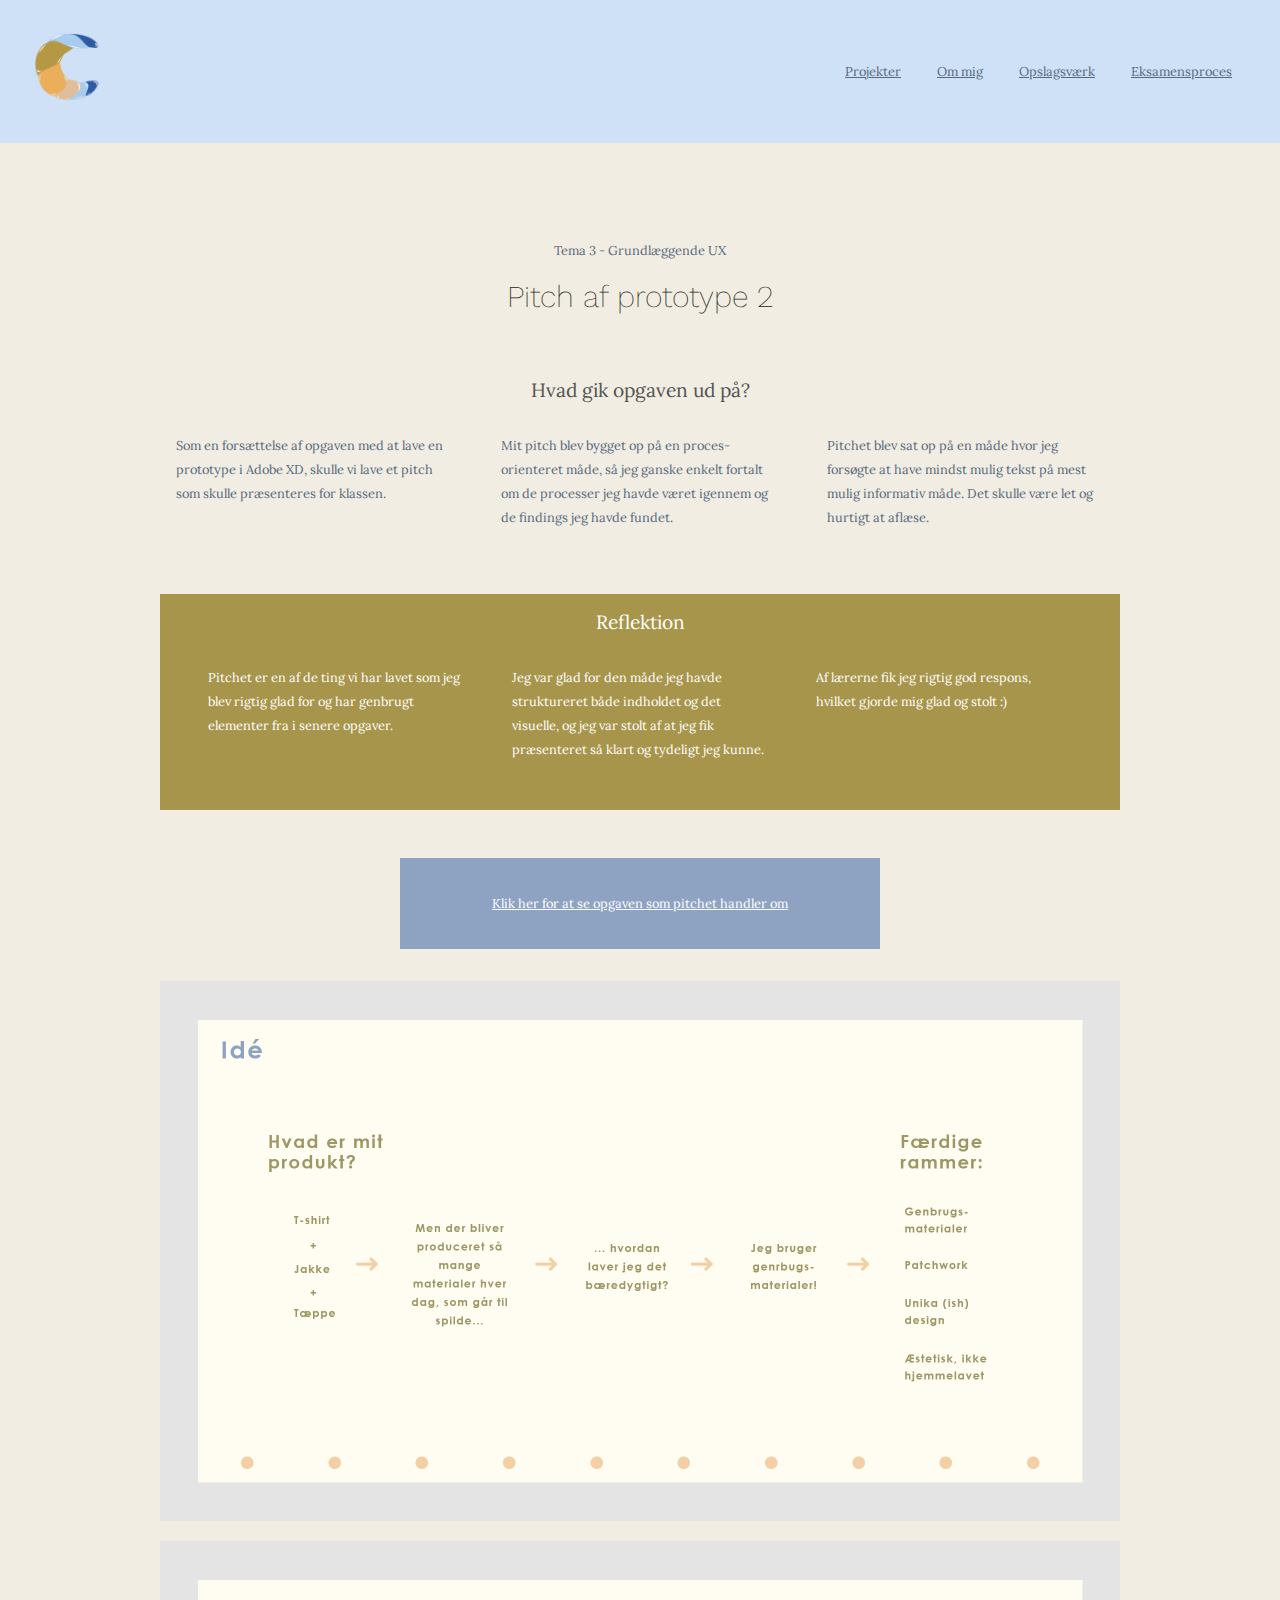
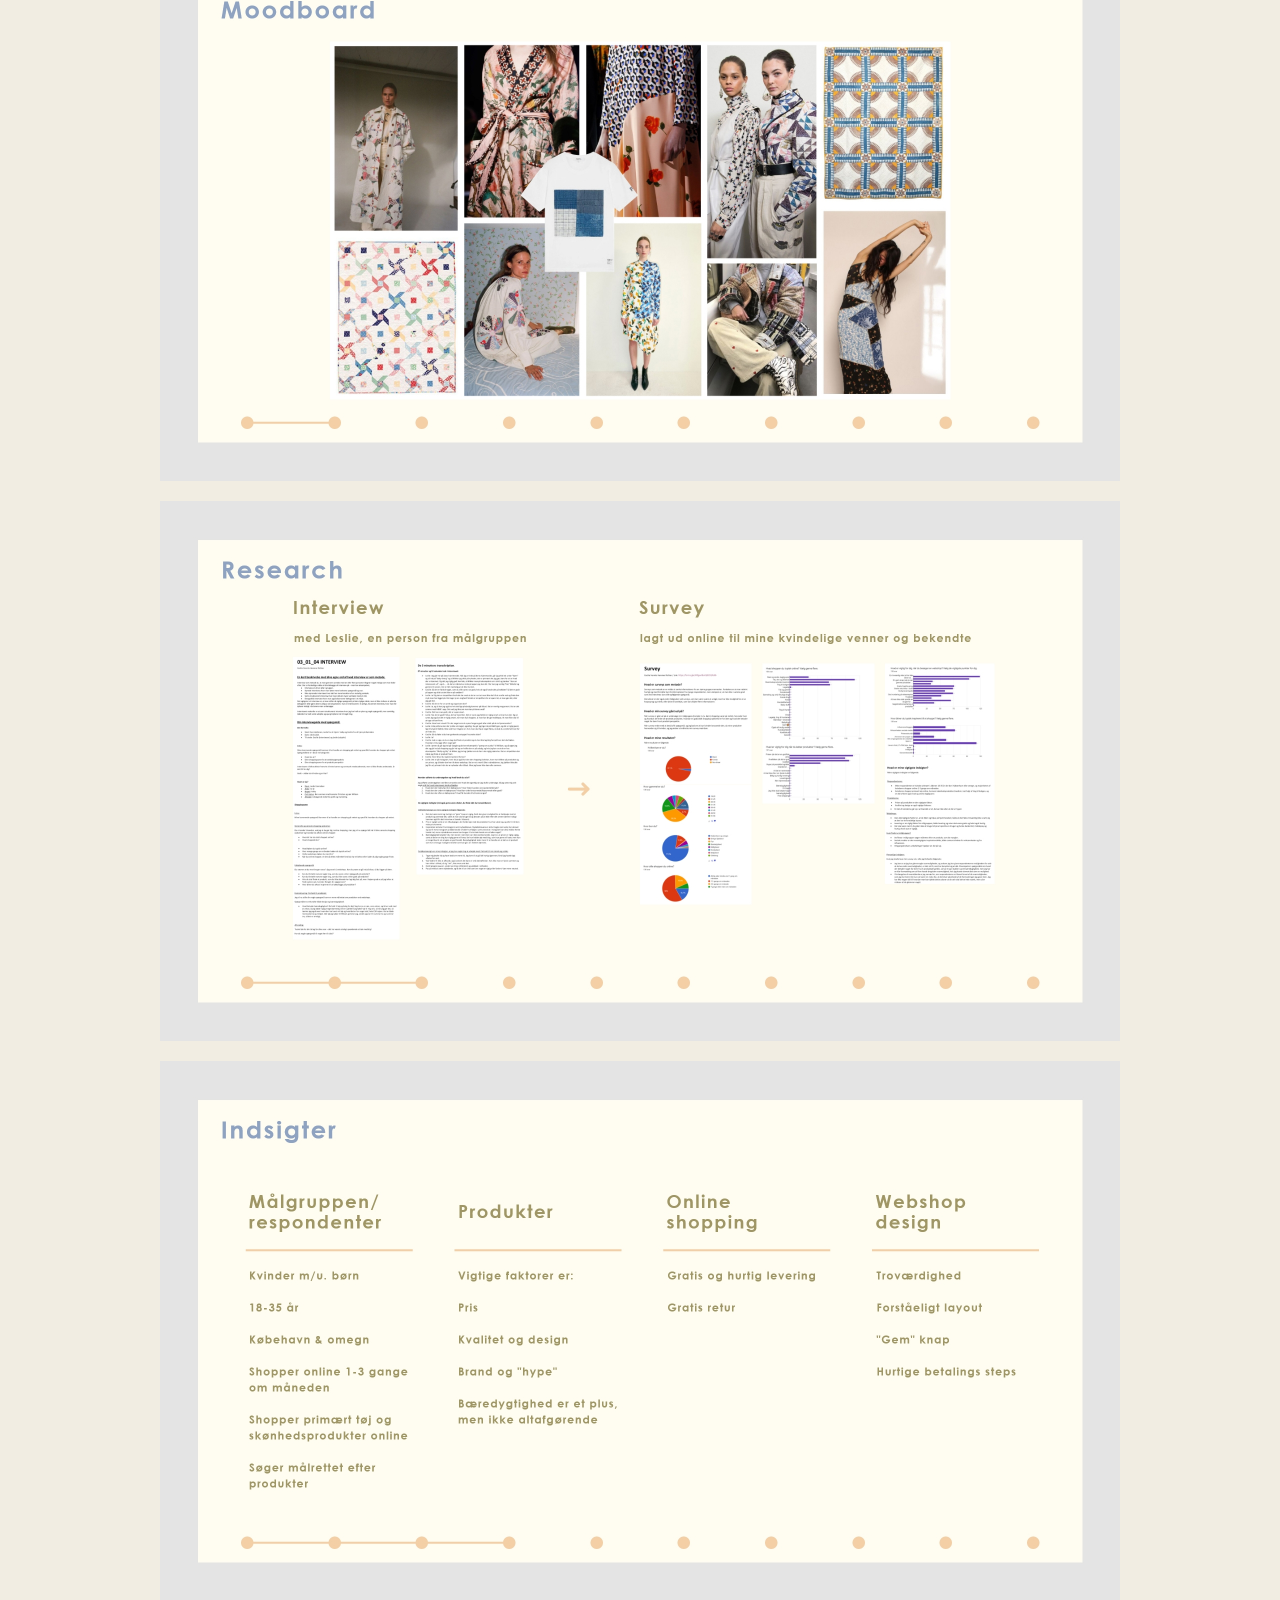
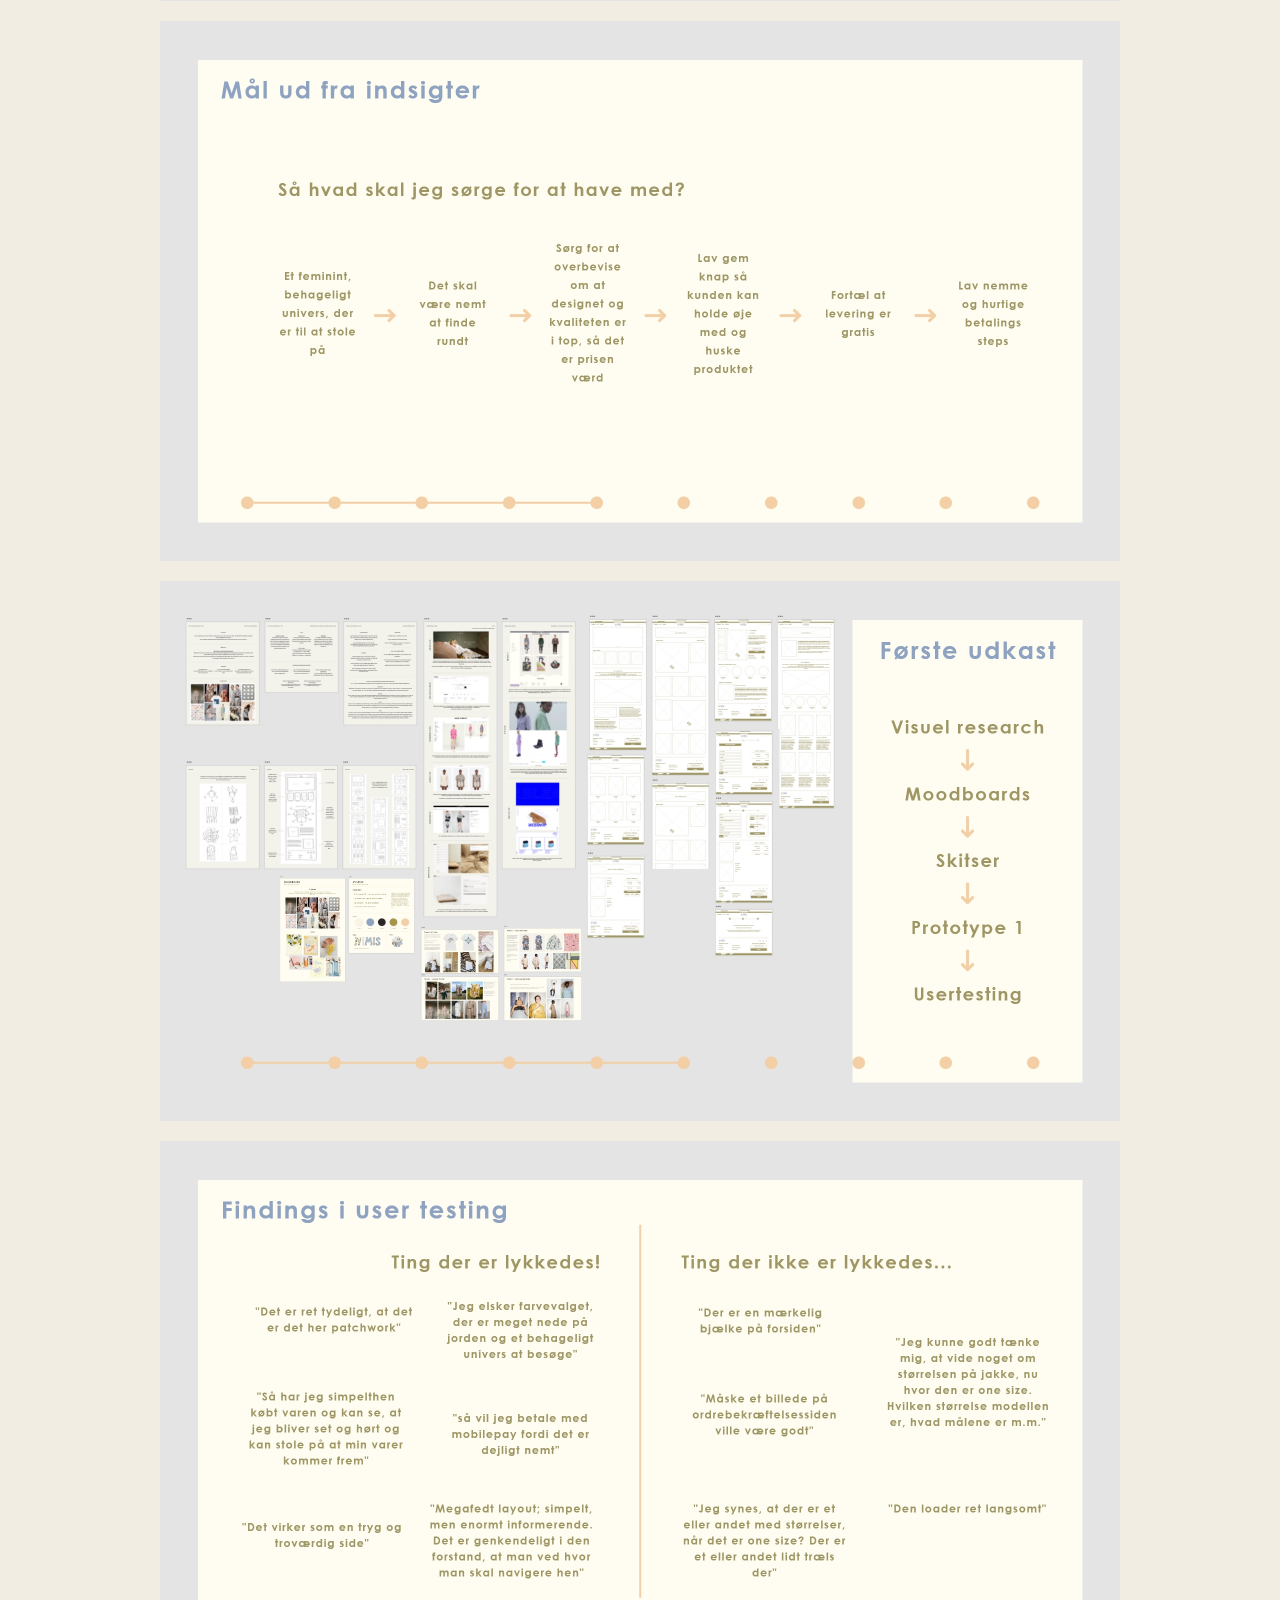
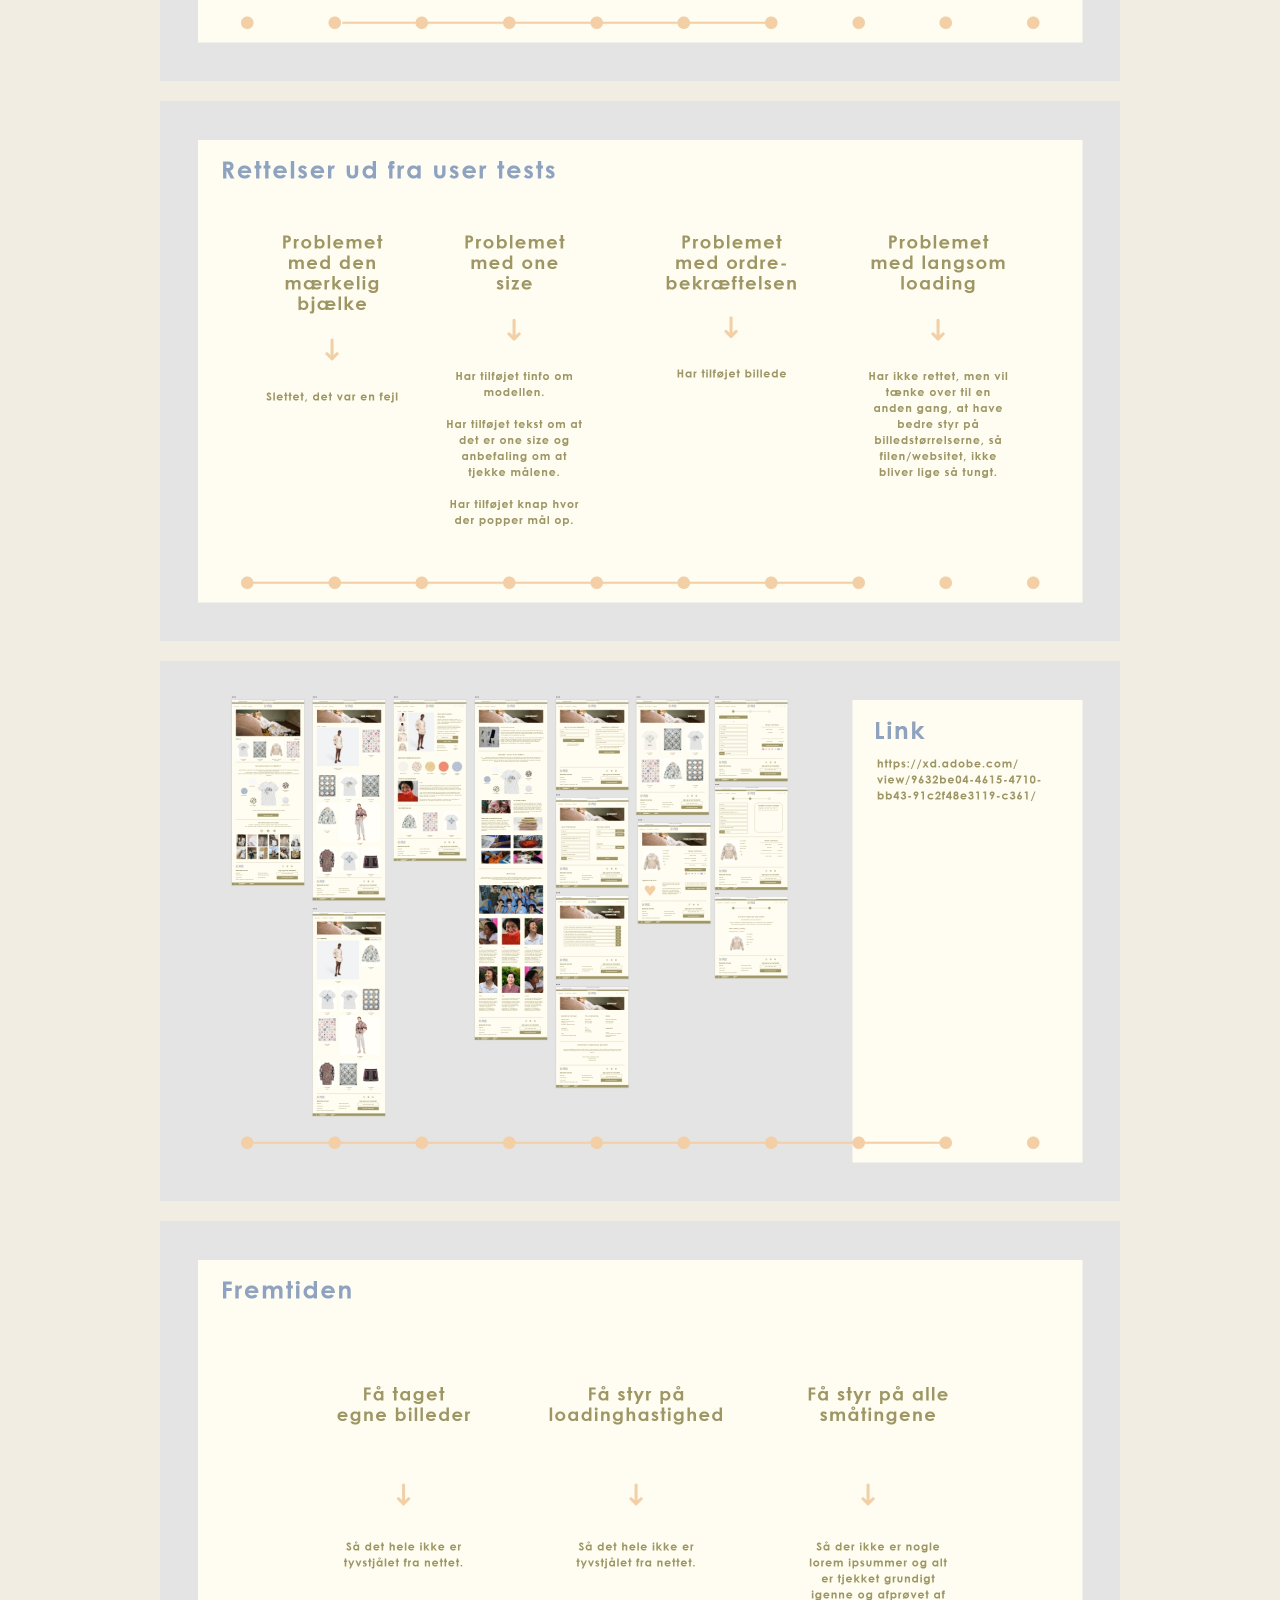
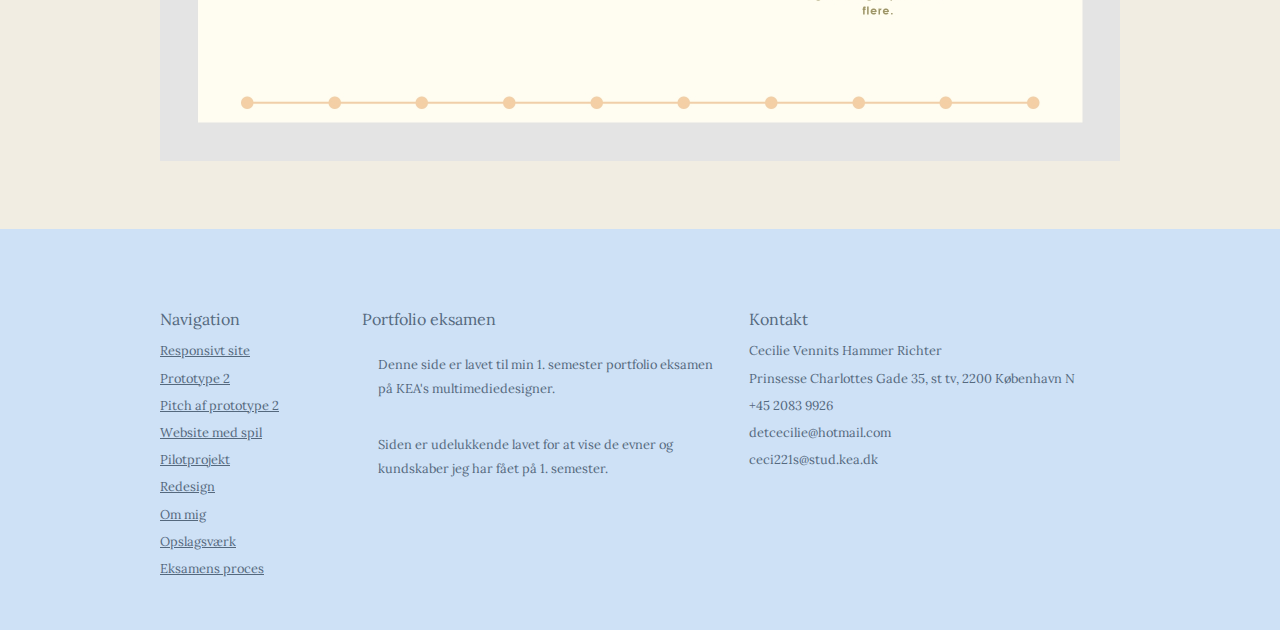
<file: html/pitch.html>
<!DOCTYPE html>
<html lang="da">
  <head>
    <meta charset="utf-8" />
    <meta name="viewport" content="width=device-width, initial-scale=1.0" />
    <title>Pitch</title>

    <link rel="stylesheet" href="../style/pitch_style.css" />
    <link rel="stylesheet" href="../mutual.css" />

    <meta name="robots" content="noindex" />
    <link rel="preconnect" href="https://fonts.gstatic.com" />
    <link
      href="https://fonts.googleapis.com/css2?family=Lora&family=Work+Sans&display=swap"
      rel="stylesheet"
    />

    <link rel="apple-touch-icon" sizes="180x180" href="/apple-touch-icon.png" />
    <link
      rel="icon"
      type="image/png"
      sizes="32x32"
      href="../assets/favicon/favicon-32x32.png"
    />
    <link
      rel="icon"
      type="image/png"
      sizes="16x16"
      href="../assets/favicon/favicon-16x16.png"
    />
    <link rel="manifest" href="/site.webmanifest" />
    <link rel="mask-icon" href="/safari-pinned-tab.svg" color="#5bbad5" />
    <meta name="msapplication-TileColor" content="#da532c" />
    <meta name="theme-color" content="#ffffff" />
  </head>

  <body>
    <header>
      <a href="../index.html">
        <img src="../assets/logo/logo_cvhr.png" alt="CVHR logo" />
      </a>

      <nav>
        <div id="menuknap">☰</div>
        <ul id="menu" class="hidden">
          <li>
            <a href="../index.html#section_2" class="menu_area">Projekter</a>
          </li>
          <li><a href="../html/om.html">Om mig</a></li>
          <li><a href="../html/opslagsvaerk.html">Opslagsværk</a></li>
          <li><a href="../html/proces.html">Eksamensproces</a></li>
        </ul>
      </nav>
    </header>

    <main>
      <section id="section_1">
        <p>Tema 3 - Grundlæggende UX</p>
        <h1>Pitch af prototype 2</h1>
      </section>

      <section id="section_2">
        <h2>Hvad gik opgaven ud på?</h2>
        <div class="section_2_wrapper">
          <p>
            Som en forsættelse af opgaven med at lave en prototype i Adobe XD,
            skulle vi lave et pitch som skulle præsenteres for klassen.
          </p>
          <p>
            Mit pitch blev bygget op på en proces-orienteret måde, så jeg ganske
            enkelt fortalt om de processer jeg havde været igennem og de
            findings jeg havde fundet.
          </p>
          <p>
            Pitchet blev sat op på en måde hvor jeg forsøgte at have mindst
            mulig tekst på mest mulig informativ måde. Det skulle være let og
            hurtigt at aflæse.
          </p>
        </div>
      </section>

      <section id="section_3">
        <h2>Reflektion</h2>
        <div class="section_3_wrapper">
          <p>
            Pitchet er en af de ting vi har lavet som jeg blev rigtig glad for
            og har genbrugt elementer fra i senere opgaver.
          </p>
          <p>
            Jeg var glad for den måde jeg havde struktureret både indholdet og
            det visuelle, og jeg var stolt af at jeg fik præsenteret så klart og
            tydeligt jeg kunne.
          </p>
          <p>
            Af lærerne fik jeg rigtig god respons, hvilket gjorde mig glad og
            stolt :)
          </p>
        </div>
      </section>

      <section id="section_4">
        <div class="knap">
          <a href="../html/prototype.html"
            >Klik her for at se opgaven som pitchet handler om</a
          >
        </div>

        <img src="../assets/03-prototype/pitch-1.jpg" alt="side fra pitchet" />
        <img src="../assets/03-prototype/pitch-2.jpg" alt="side fra pitchet" />
        <img src="../assets/03-prototype/pitch-3.jpg" alt="side fra pitchet" />
        <img src="../assets/03-prototype/pitch-4.jpg" alt="side fra pitchet" />
        <img src="../assets/03-prototype/pitch-5.jpg" alt="side fra pitchet" />
        <img src="../assets/03-prototype/pitch-6.jpg" alt="side fra pitchet" />
        <img src="../assets/03-prototype/pitch-7.jpg" alt="side fra pitchet" />
        <img src="../assets/03-prototype/pitch-8.jpg" alt="side fra pitchet" />
        <img src="../assets/03-prototype/pitch-9.jpg" alt="side fra pitchet" />
        <img src="../assets/03-prototype/pitch-10.jpg" alt="side fra pitchet" />
      </section>
    </main>

    <footer>
      <div class="footer_navigation">
        <h3>Navigation</h3>
        <ul>
          <li><a href="../html/responsivt.html">Responsivt site</a></li>
          <li><a href="../html/prototype.html">Prototype 2</a></li>
          <li><a href="../html/pitch.html">Pitch af prototype 2</a></li>
          <li><a href="../html/spil.html">Website med spil</a></li>
          <li><a href="../html/pilotprojekt.html">Pilotprojekt</a></li>
          <li><a href="../html/redesign.html">Redesign</a></li>
          <li><a href="../html/om.html">Om mig</a></li>
          <li><a href="../html/opslagsvaerk.html">Opslagsværk</a></li>
          <li><a href="../html/proces.html">Eksamens proces</a></li>
        </ul>
      </div>

      <div class="footer_eksamen">
        <h3>Portfolio eksamen</h3>
        <p>
          Denne side er lavet til min 1. semester portfolio eksamen på KEA's
          multimediedesigner.
        </p>
        <p>
          Siden er udelukkende lavet for at vise de evner og kundskaber jeg har
          fået på 1. semester.
        </p>
      </div>

      <div class="footer_kontakt">
        <h3>Kontakt</h3>
        <ul>
          <li>Cecilie Vennits Hammer Richter</li>
          <li>Prinsesse Charlottes Gade 35, st tv, 2200 København N</li>
          <li>+45 2083 9926</li>
          <li>detcecilie@hotmail.com</li>
          <li>ceci221s@stud.kea.dk</li>
        </ul>
      </div>
    </footer>

    <script src="../burger.js"></script>
  </body>
</html>
</file>
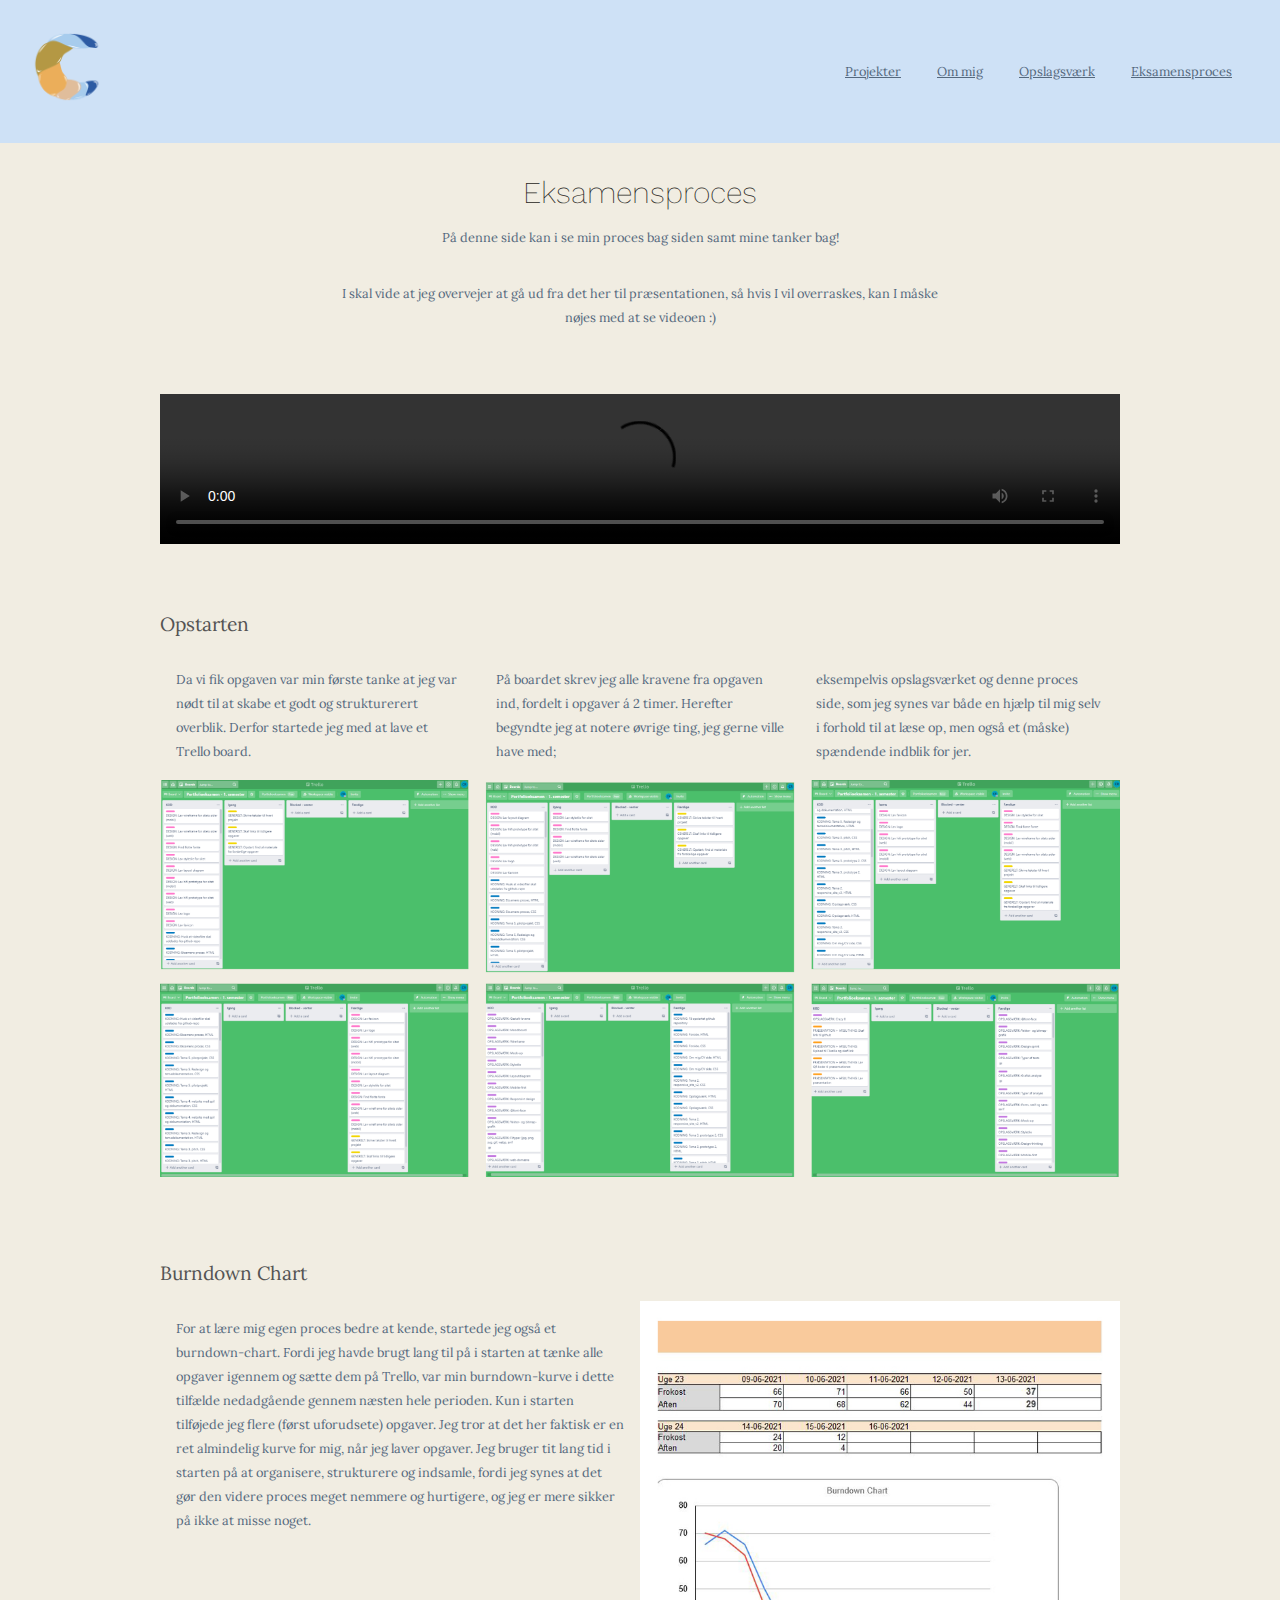
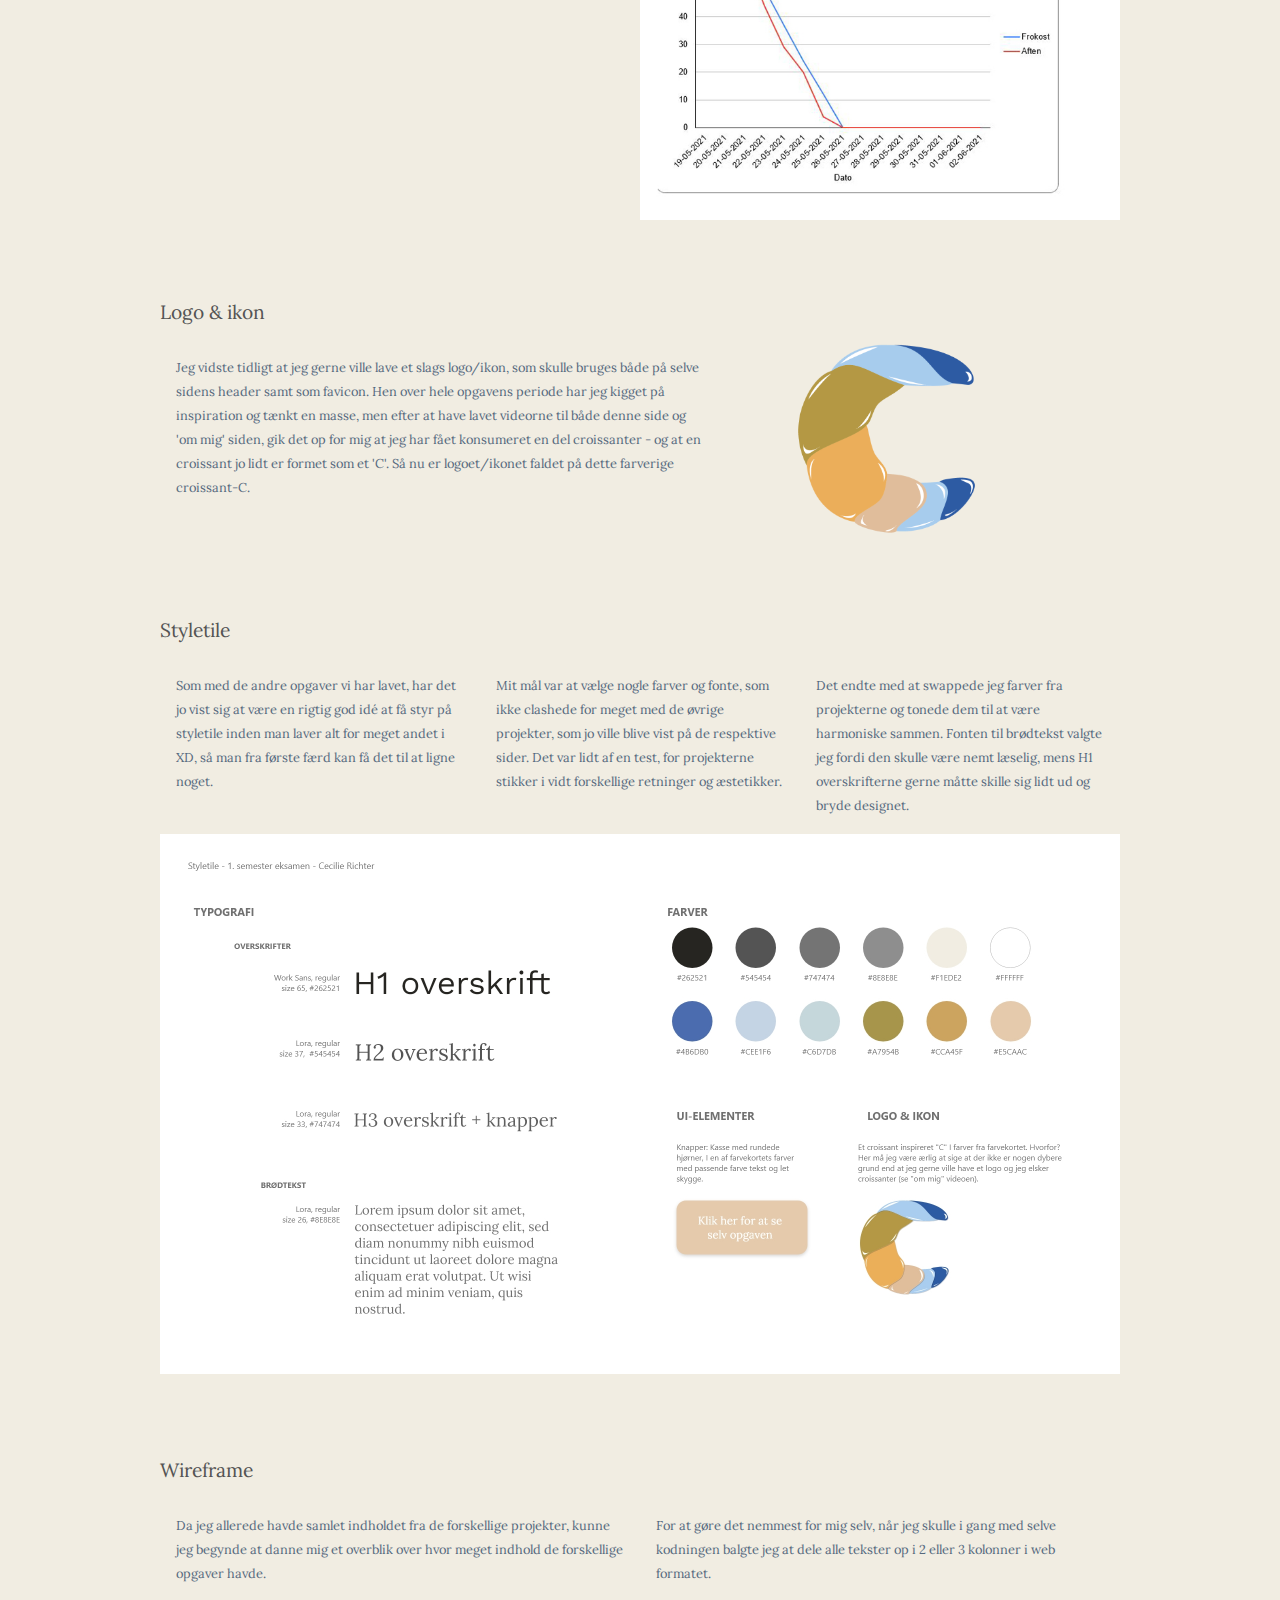
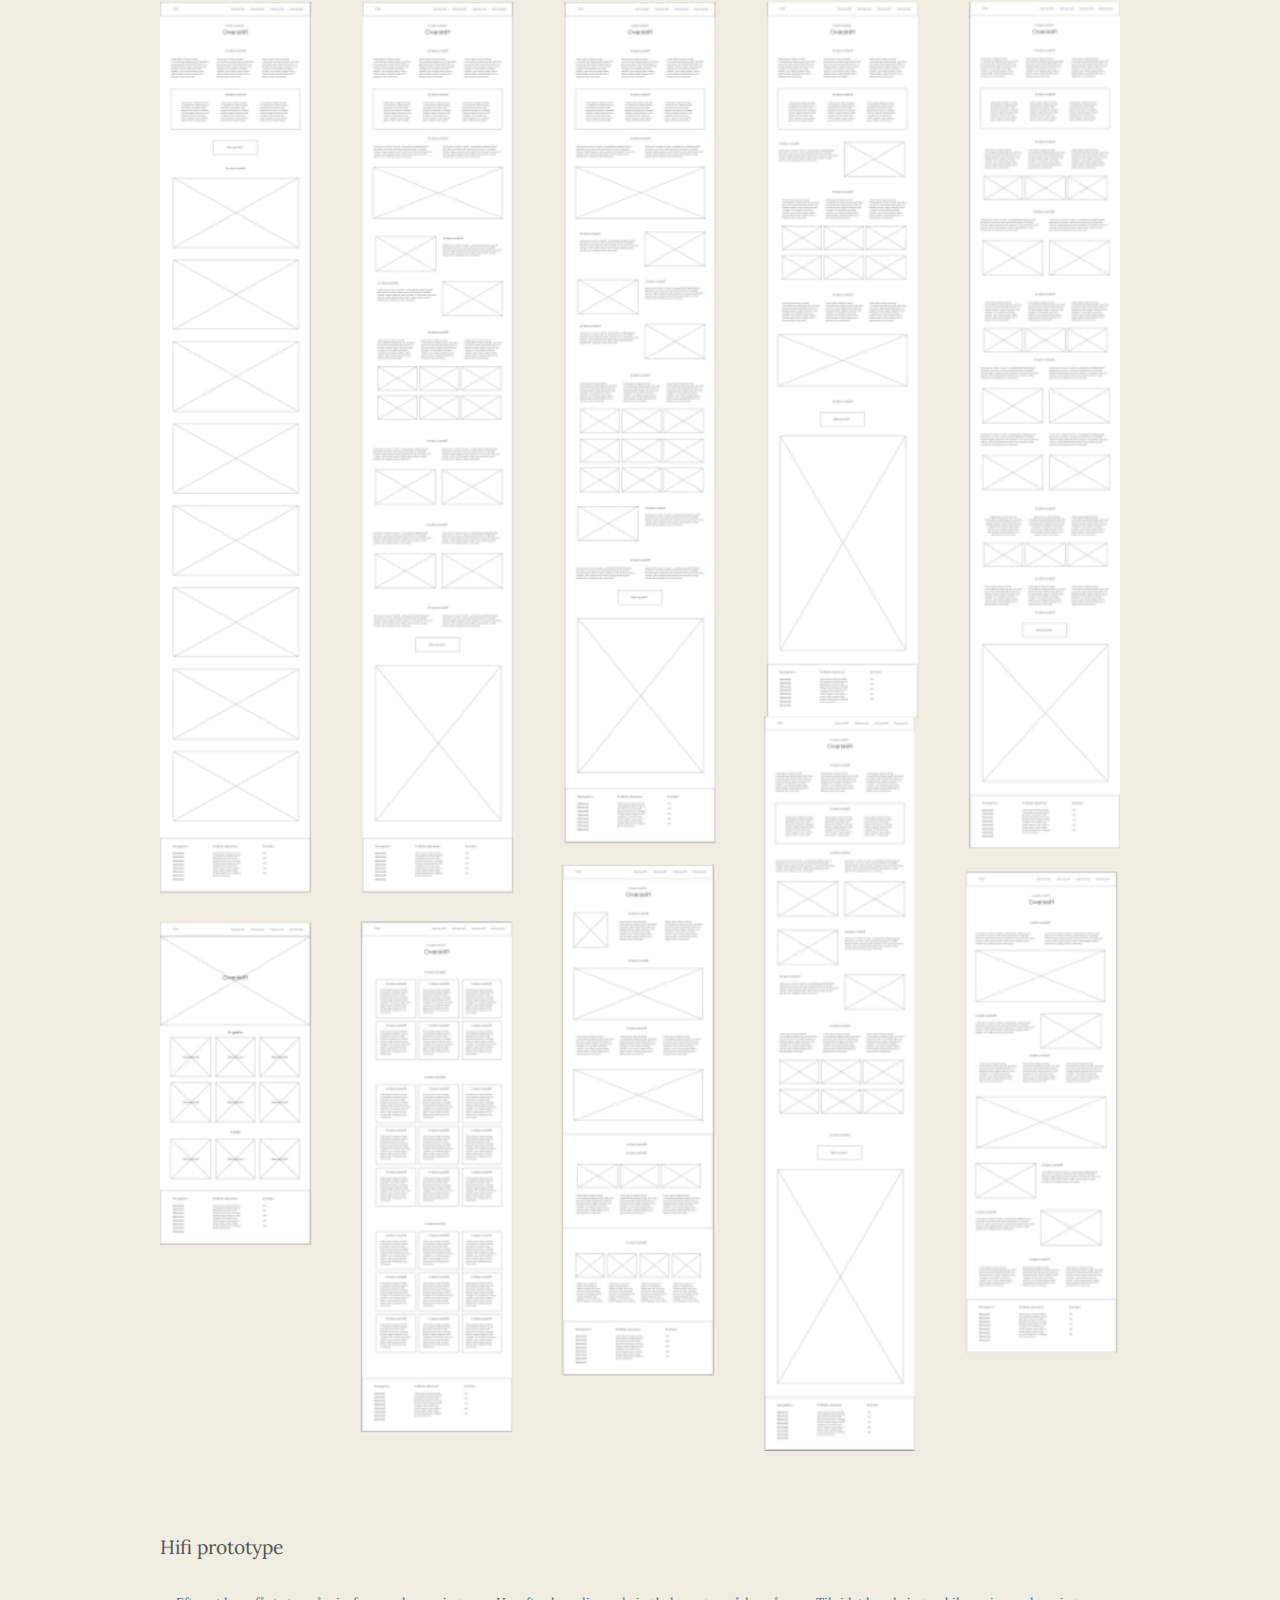
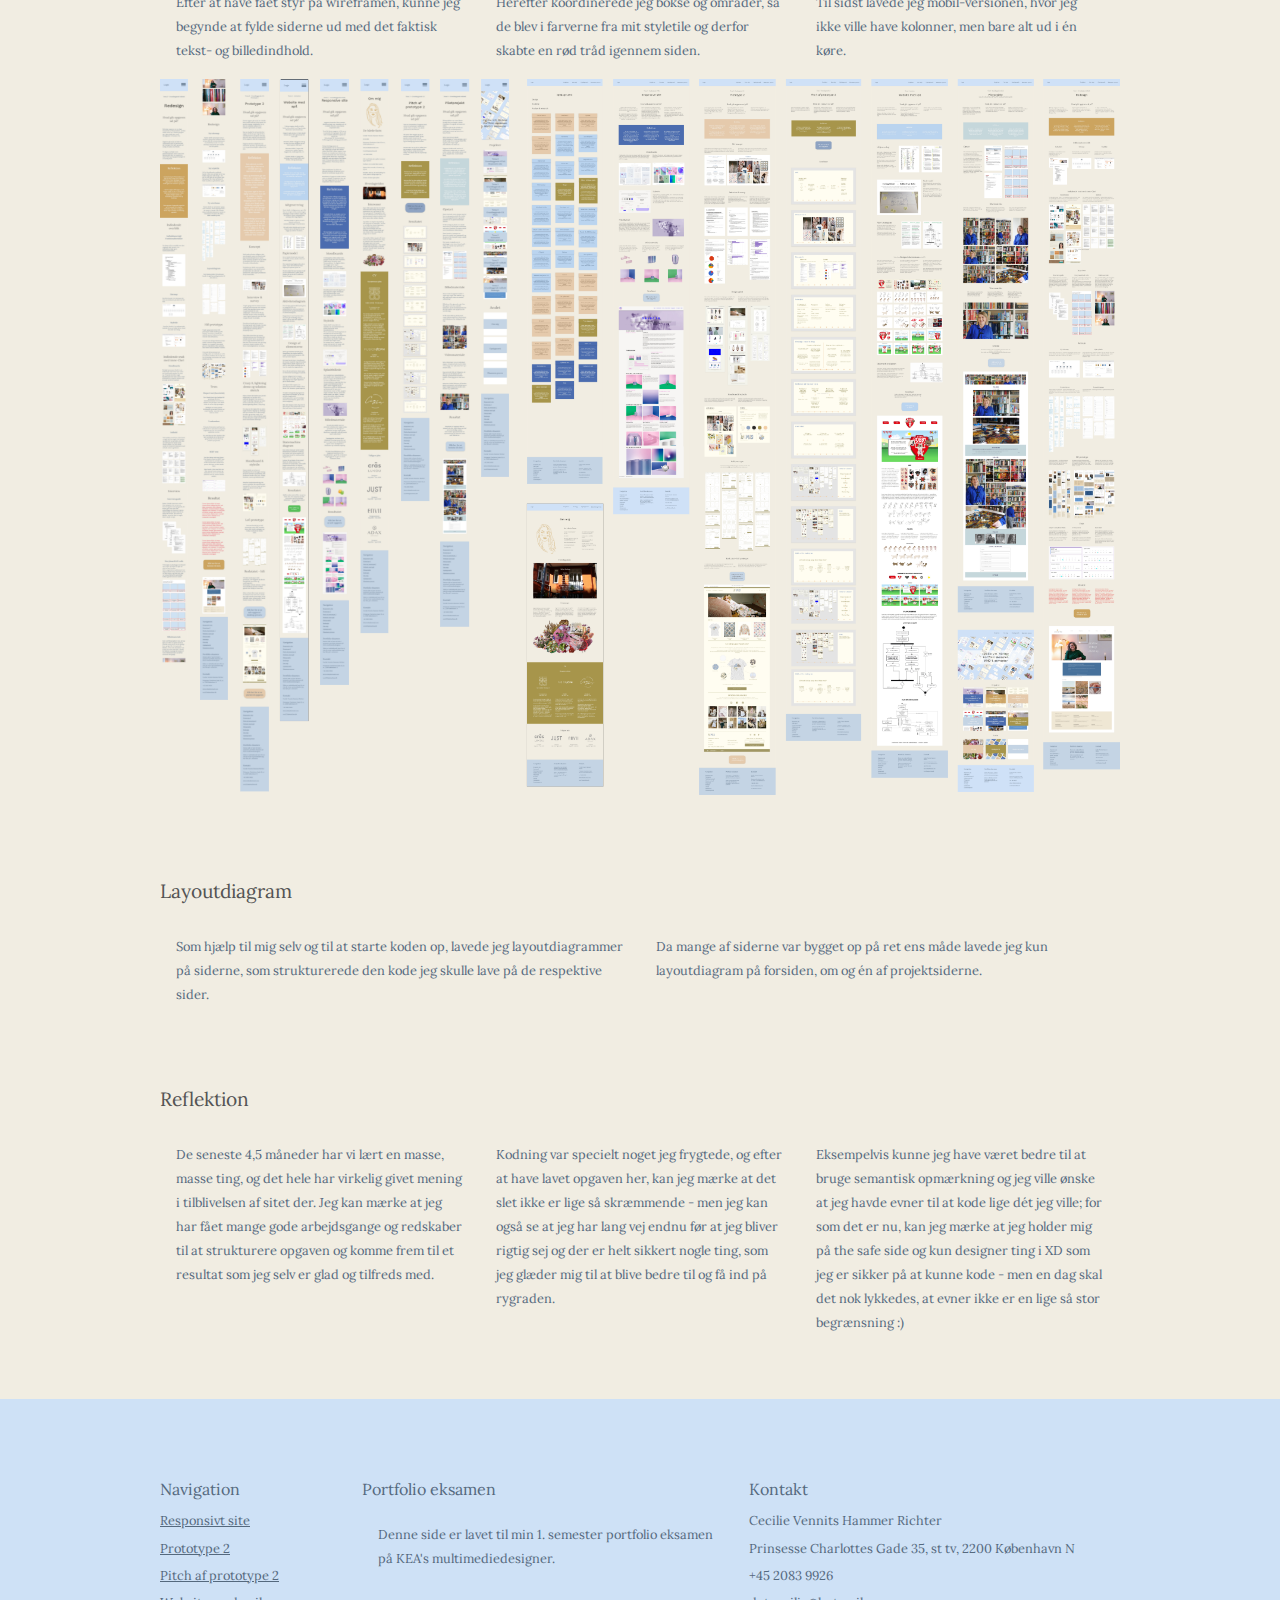
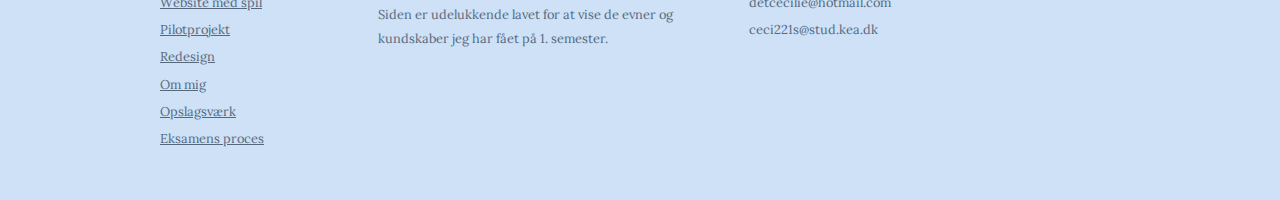
<file: html/proces.html>
<!DOCTYPE html>
<html lang="da">
  <head>
    <meta charset="utf-8" />
    <meta name="viewport" content="width=device-width, initial-scale=1.0" />
    <title>Eksamensproces</title>

    <link rel="stylesheet" href="../style/proces_style.css" />
    <link rel="stylesheet" href="../mutual.css" />

    <meta name="robots" content="noindex" />
    <link rel="preconnect" href="https://fonts.gstatic.com" />
    <link
      href="https://fonts.googleapis.com/css2?family=Lora&family=Work+Sans&display=swap"
      rel="stylesheet"
    />

    <link rel="apple-touch-icon" sizes="180x180" href="/apple-touch-icon.png" />
    <link
      rel="icon"
      type="image/png"
      sizes="32x32"
      href="../assets/favicon/favicon-32x32.png"
    />
    <link
      rel="icon"
      type="image/png"
      sizes="16x16"
      href="../assets/favicon/favicon-16x16.png"
    />
    <link rel="manifest" href="/site.webmanifest" />
    <link rel="mask-icon" href="/safari-pinned-tab.svg" color="#5bbad5" />
    <meta name="msapplication-TileColor" content="#da532c" />
    <meta name="theme-color" content="#ffffff" />
  </head>

  <body>
    <header>
      <a href="../index.html">
        <img src="../assets/logo/logo_cvhr.png" alt="CVHR logo" />
      </a>

      <nav>
        <div id="menuknap">☰</div>
        <ul id="menu" class="hidden">
          <li>
            <a href="../index.html#section_2" class="menu_area">Projekter</a>
          </li>
          <li><a href="../html/om.html">Om mig</a></li>
          <li><a href="../html/opslagsvaerk.html">Opslagsværk</a></li>
          <li><a href="../html/proces.html">Eksamensproces</a></li>
        </ul>
      </nav>
    </header>

    <main>
      <section id="section_1">
        <h1>Eksamensproces</h1>
        <p>På denne side kan i se min proces bag siden samt mine tanker bag!</p>
        <p>
          I skal vide at jeg overvejer at gå ud fra det her til præsentationen,
          så hvis I vil overraskes, kan I måske nøjes med at se videoen :)
        </p>
      </section>

      <section id="section_2">
        <video
          src="http://cecilierichter.dk/kea/video/procesvideo.mp4"
          controls
        ></video>
      </section>

      <section id="section_3">
        <h2>Opstarten</h2>
        <div class="section_3_wrapper">
          <p>
            Da vi fik opgaven var min første tanke at jeg var nødt til at skabe
            et godt og strukturerert overblik. Derfor startede jeg med at lave
            et Trello board.
          </p>
          <p>
            På boardet skrev jeg alle kravene fra opgaven ind, fordelt i opgaver
            á 2 timer. Herefter begyndte jeg at notere øvrige ting, jeg gerne
            ville have med;
          </p>
          <p>
            eksempelvis opslagsværket og denne proces side, som jeg synes var
            både en hjælp til mig selv i forhold til at læse op, men også et
            (måske) spændende indblik for jer.
          </p>
        </div>

        <img
          src="../assets/proces/trello.png"
          alt="Hifi prototype af websitet"
        />
      </section>

      <section id="section_10">
        <h2>Burndown Chart</h2>
        <div class="section_10_wrapper">
          <p>
            For at lære mig egen proces bedre at kende, startede jeg også et
            burndown-chart. Fordi jeg havde brugt lang til på i starten at tænke
            alle opgaver igennem og sætte dem på Trello, var min burndown-kurve
            i dette tilfælde nedadgående gennem næsten hele perioden. Kun i
            starten tilføjede jeg flere (først uforudsete) opgaver. Jeg tror at
            det her faktisk er en ret almindelig kurve for mig, når jeg laver
            opgaver. Jeg bruger tit lang tid i starten på at organisere,
            strukturere og indsamle, fordi jeg synes at det gør den videre
            proces meget nemmere og hurtigere, og jeg er mere sikker på ikke at
            misse noget.
          </p>
          <img
            src="../assets/proces/burndown-chart.JPG"
            alt="Hifi prototype af websitet"
          />
        </div>
      </section>

      <section id="section_4">
        <h2>Logo & ikon</h2>
        <div class="section_4_wrapper">
          <p>
            Jeg vidste tidligt at jeg gerne ville lave et slags logo/ikon, som
            skulle bruges både på selve sidens header samt som favicon. Hen over
            hele opgavens periode har jeg kigget på inspiration og tænkt en
            masse, men efter at have lavet videorne til både denne side og 'om
            mig' siden, gik det op for mig at jeg har fået konsumeret en del
            croissanter - og at en croissant jo lidt er formet som et 'C'. Så nu
            er logoet/ikonet faldet på dette farverige croissant-C.
          </p>
          <img
            src="../assets/logo/logo_cvhr.png"
            alt="Logo bestående af et multifarvet 'c'"
          />
        </div>
      </section>

      <section id="section_5">
        <h2>Styletile</h2>
        <div class="section_5_wrapper">
          <p>
            Som med de andre opgaver vi har lavet, har det jo vist sig at være
            en rigtig god idé at få styr på styletile inden man laver alt for
            meget andet i XD, så man fra første færd kan få det til at ligne
            noget.
          </p>
          <p>
            Mit mål var at vælge nogle farver og fonte, som ikke clashede for
            meget med de øvrige projekter, som jo ville blive vist på de
            respektive sider. Det var lidt af en test, for projekterne stikker i
            vidt forskellige retninger og æstetikker.
          </p>
          <p>
            Det endte med at swappede jeg farver fra projekterne og tonede dem
            til at være harmoniske sammen. Fonten til brødtekst valgte jeg fordi
            den skulle være nemt læselig, mens H1 overskrifterne gerne måtte
            skille sig lidt ud og bryde designet.
          </p>
        </div>
        <img
          src="../assets/proces/styletile.jpg"
          alt="Styletile for websitet"
        />
      </section>

      <section id="section_6">
        <h2>Wireframe</h2>
        <div class="section_6_wrapper">
          <p>
            Da jeg allerede havde samlet indholdet fra de forskellige projekter,
            kunne jeg begynde at danne mig et overblik over hvor meget indhold
            de forskellige opgaver havde.
          </p>
          <p>
            For at gøre det nemmest for mig selv, når jeg skulle i gang med
            selve kodningen balgte jeg at dele alle tekster op i 2 eller 3
            kolonner i web formatet.
          </p>
        </div>
        <img
          src="../assets/proces/wireframes-samlet.png"
          alt="Wireframes for websitet"
        />
      </section>

      <section id="section_7">
        <h2>Hifi prototype</h2>
        <div class="section_7_wrapper">
          <p>
            Efter at have fået styr på wireframen, kunne jeg begynde at fylde
            siderne ud med det faktisk tekst- og billedindhold.
          </p>
          <p>
            Herefter koordinerede jeg bokse og områder, så de blev i farverne
            fra mit styletile og derfor skabte en rød tråd igennem siden.
          </p>
          <p>
            Til sidst lavede jeg mobil-versionen, hvor jeg ikke ville have
            kolonner, men bare alt ud i én køre.
          </p>
        </div>
        <img
          src="../assets/proces/hifi-samlet.png"
          alt="Hifi prototype af websitet"
        />
      </section>

      <section id="section_8">
        <h2>Layoutdiagram</h2>
        <div class="section_8_wrapper">
          <p>
            Som hjælp til mig selv og til at starte koden op, lavede jeg
            layoutdiagrammer på siderne, som strukturerede den kode jeg skulle
            lave på de respektive sider.
          </p>
          <p>
            Da mange af siderne var bygget op på ret ens måde lavede jeg kun
            layoutdiagram på forsiden, om og én af projektsiderne.
          </p>
        </div>
      </section>

      <section id="section_11">
        <h2>Reflektion</h2>
        <div class="section_11_wrapper">
          <p>
            De seneste 4,5 måneder har vi lært en masse, masse ting, og det hele
            har virkelig givet mening i tilblivelsen af sitet der. Jeg kan mærke
            at jeg har fået mange gode arbejdsgange og redskaber til at
            strukturere opgaven og komme frem til et resultat som jeg selv er
            glad og tilfreds med.
          </p>
          <p>
            Kodning var specielt noget jeg frygtede, og efter at have lavet
            opgaven her, kan jeg mærke at det slet ikke er lige så skræmmende -
            men jeg kan også se at jeg har lang vej endnu før at jeg bliver
            rigtig sej og der er helt sikkert nogle ting, som jeg glæder mig til
            at blive bedre til og få ind på rygraden.
          </p>
          <p>
            Eksempelvis kunne jeg have været bedre til at bruge semantisk
            opmærkning og jeg ville ønske at jeg havde evner til at kode lige
            dét jeg ville; for som det er nu, kan jeg mærke at jeg holder mig på
            the safe side og kun designer ting i XD som jeg er sikker på at
            kunne kode - men en dag skal det nok lykkedes, at evner ikke er en
            lige så stor begrænsning :)
          </p>
        </div>
      </section>
    </main>

    <footer>
      <div class="footer_navigation">
        <h3>Navigation</h3>
        <ul>
          <li><a href="../html/responsivt.html">Responsivt site</a></li>
          <li><a href="../html/prototype.html">Prototype 2</a></li>
          <li><a href="../html/pitch.html">Pitch af prototype 2</a></li>
          <li><a href="../html/spil.html">Website med spil</a></li>
          <li><a href="../html/pilotprojekt.html">Pilotprojekt</a></li>
          <li><a href="../html/redesign.html">Redesign</a></li>
          <li><a href="../html/om.html">Om mig</a></li>
          <li><a href="../html/opslagsvaerk.html">Opslagsværk</a></li>
          <li><a href="../html/proces.html">Eksamens proces</a></li>
        </ul>
      </div>

      <div class="footer_eksamen">
        <h3>Portfolio eksamen</h3>
        <p>
          Denne side er lavet til min 1. semester portfolio eksamen på KEA's
          multimediedesigner.
        </p>
        <p>
          Siden er udelukkende lavet for at vise de evner og kundskaber jeg har
          fået på 1. semester.
        </p>
      </div>

      <div class="footer_kontakt">
        <h3>Kontakt</h3>
        <ul>
          <li>Cecilie Vennits Hammer Richter</li>
          <li>Prinsesse Charlottes Gade 35, st tv, 2200 København N</li>
          <li>+45 2083 9926</li>
          <li>detcecilie@hotmail.com</li>
          <li>ceci221s@stud.kea.dk</li>
        </ul>
      </div>
    </footer>

    <script src="../burger.js"></script>
  </body>
</html>
</file>
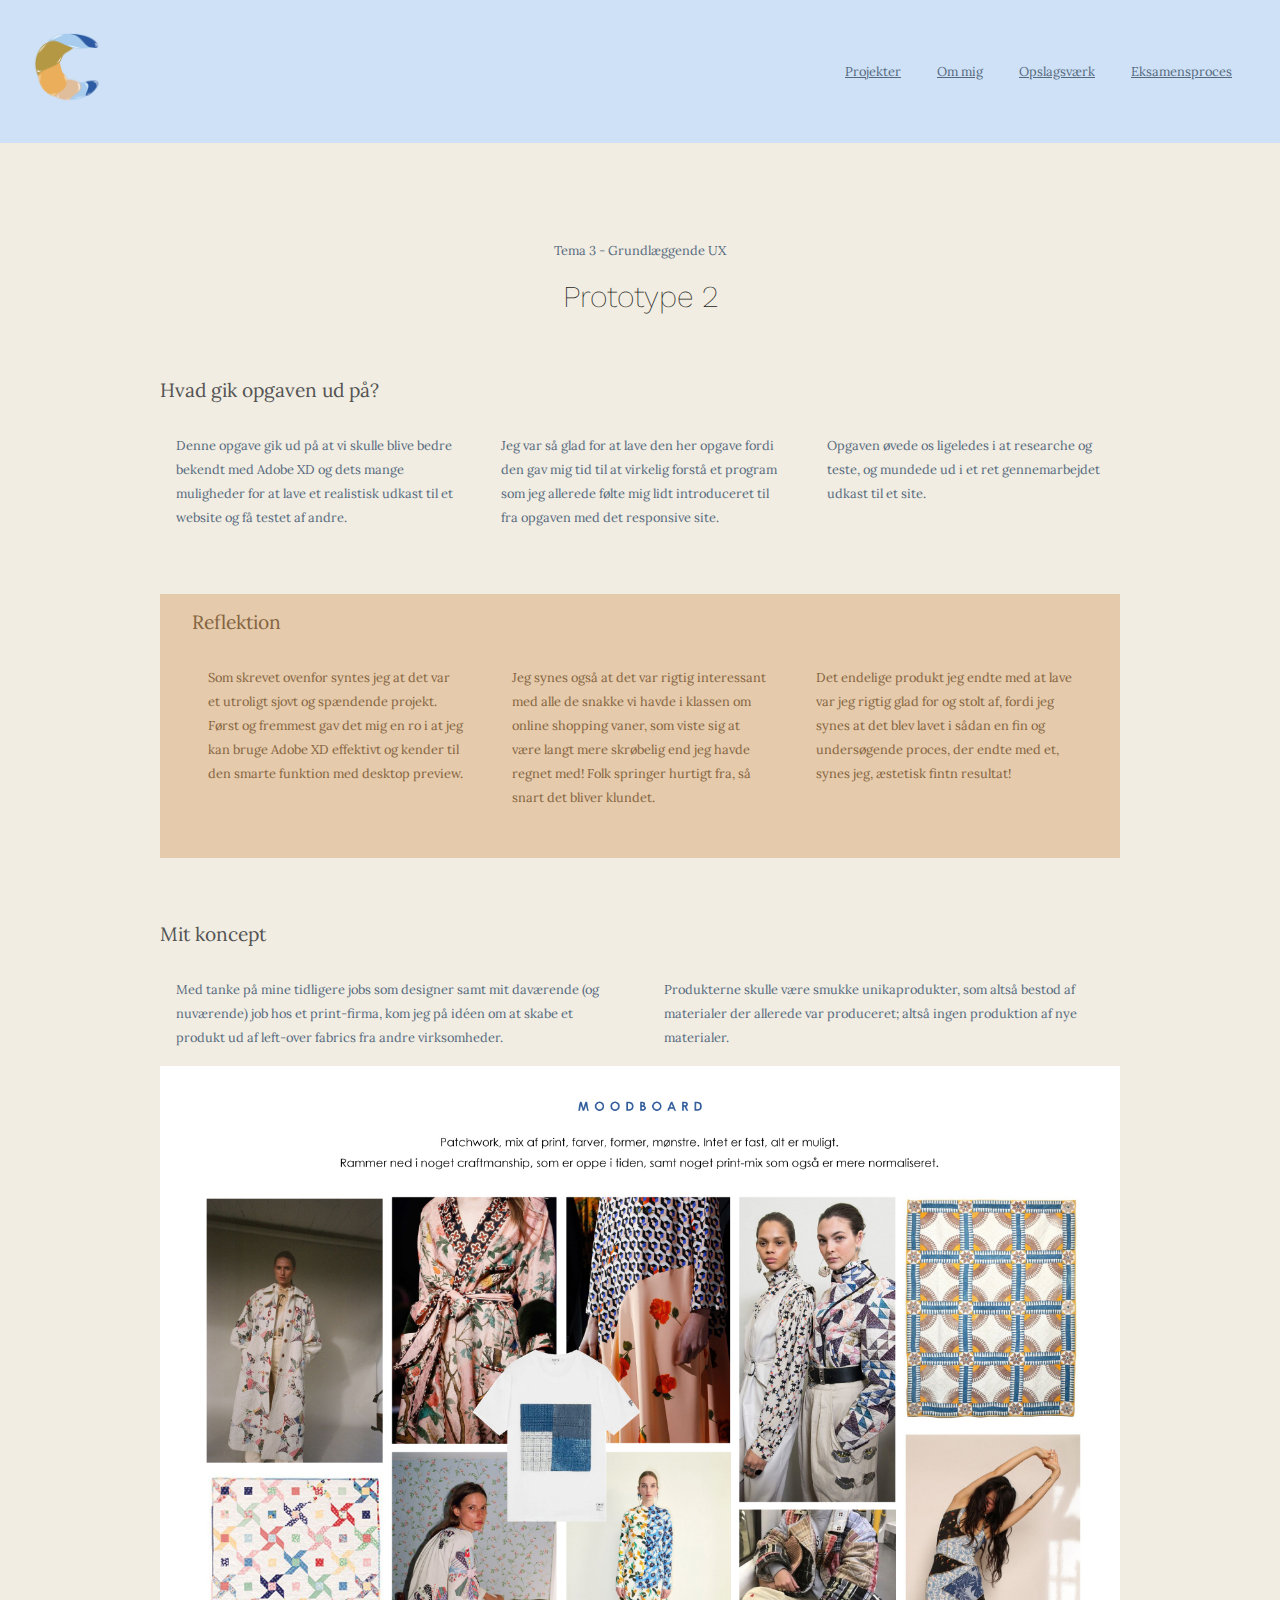
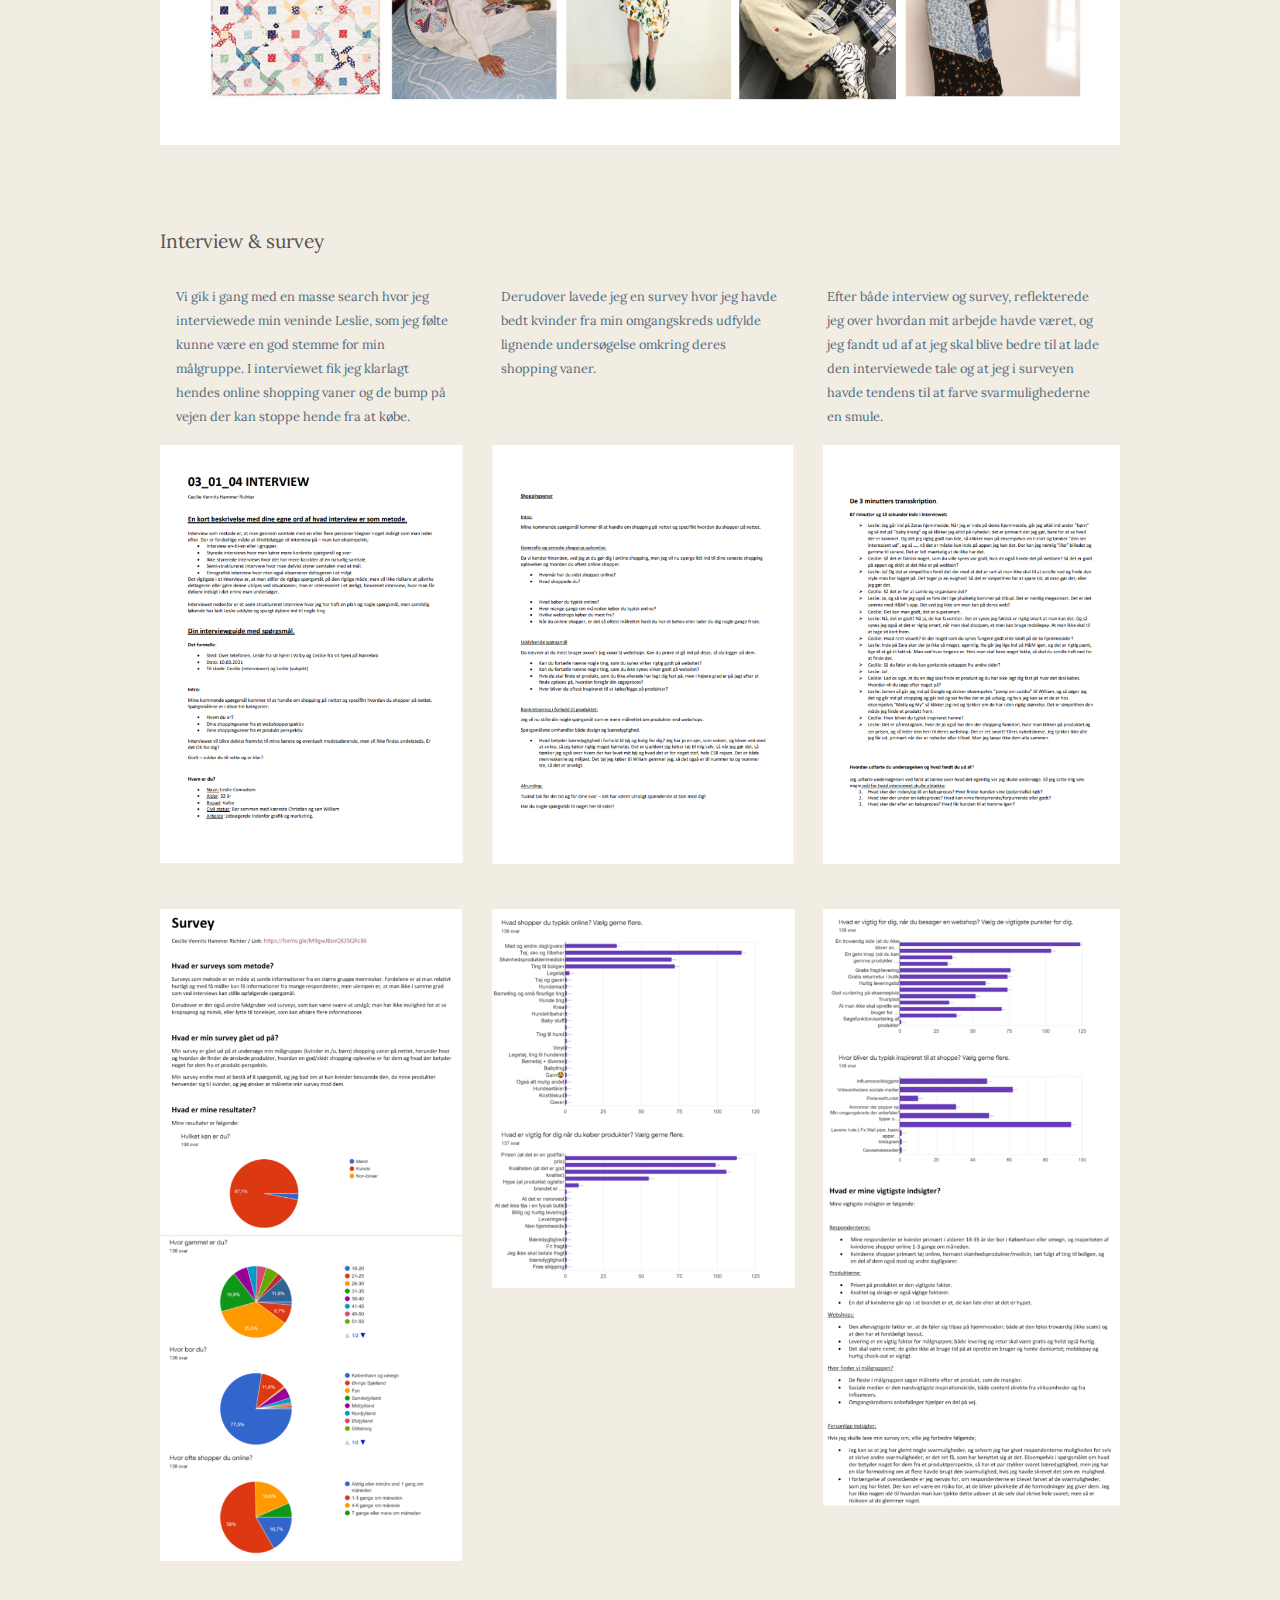
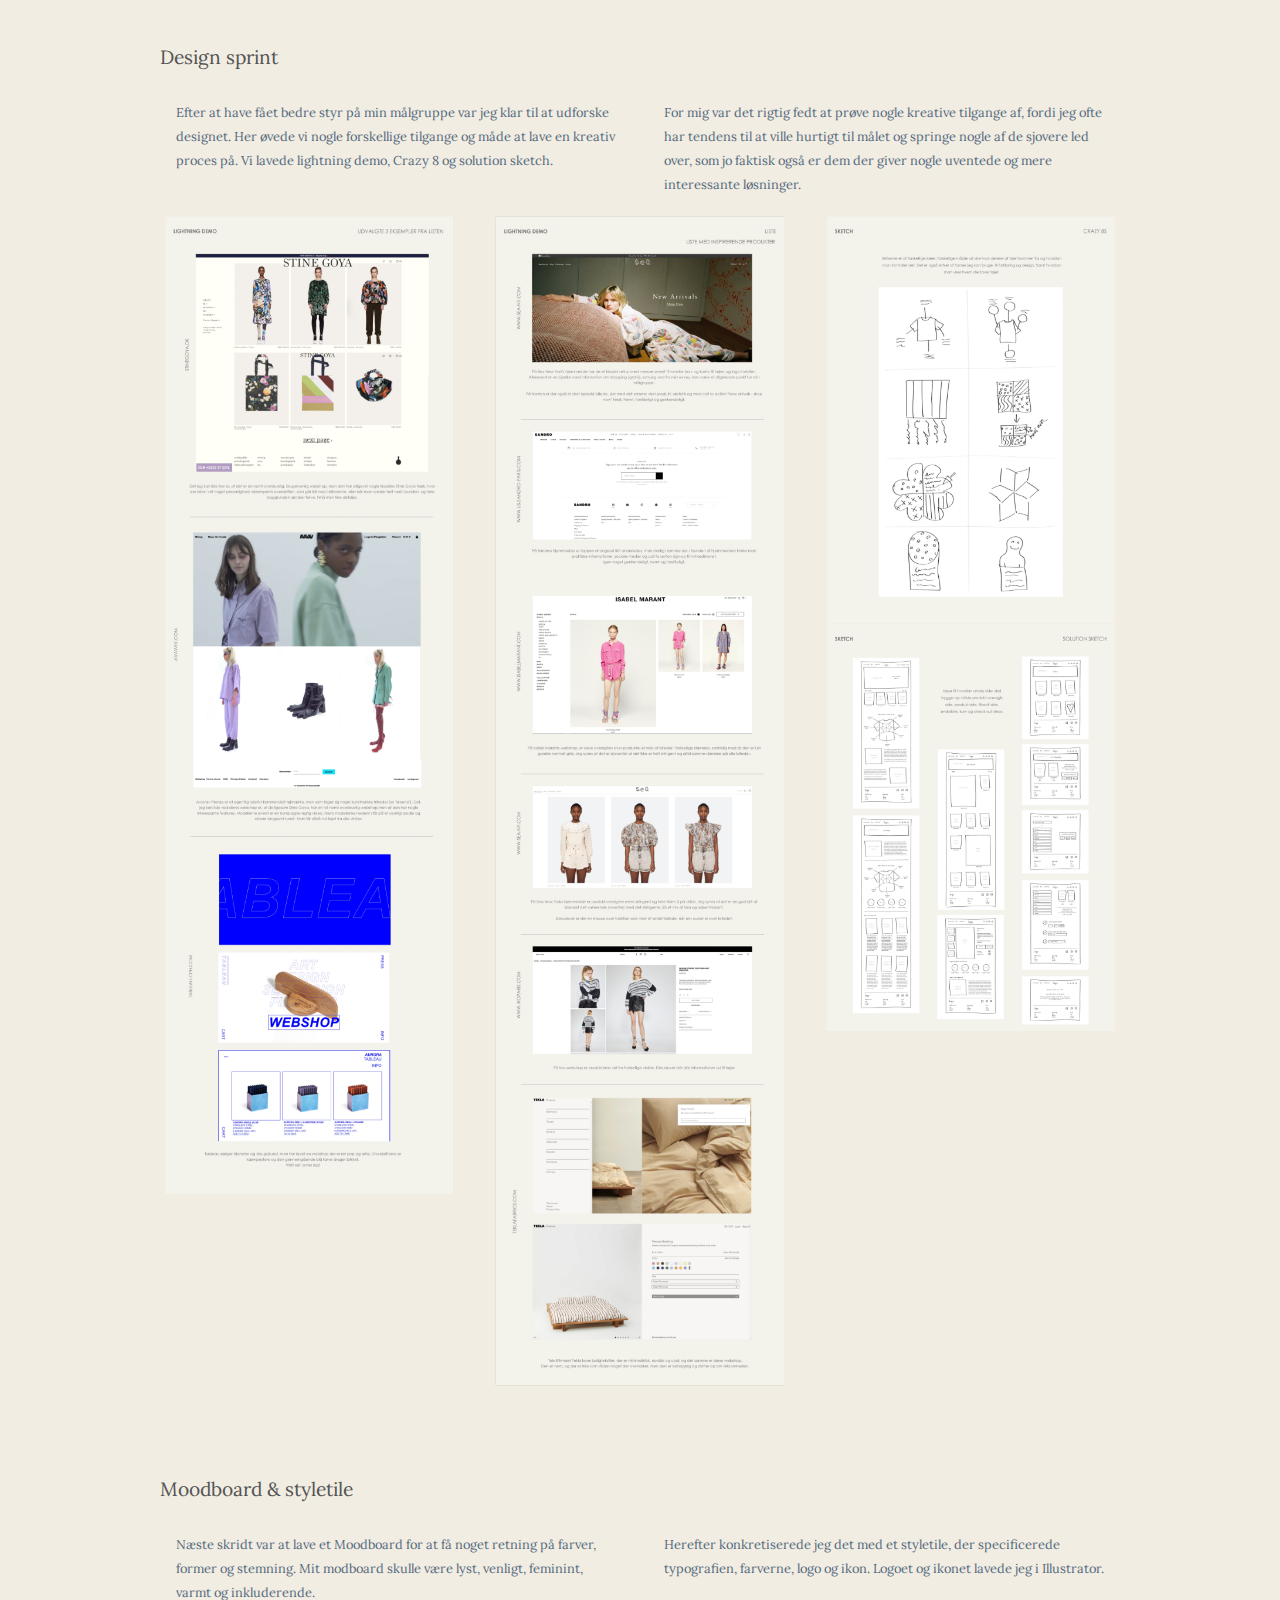
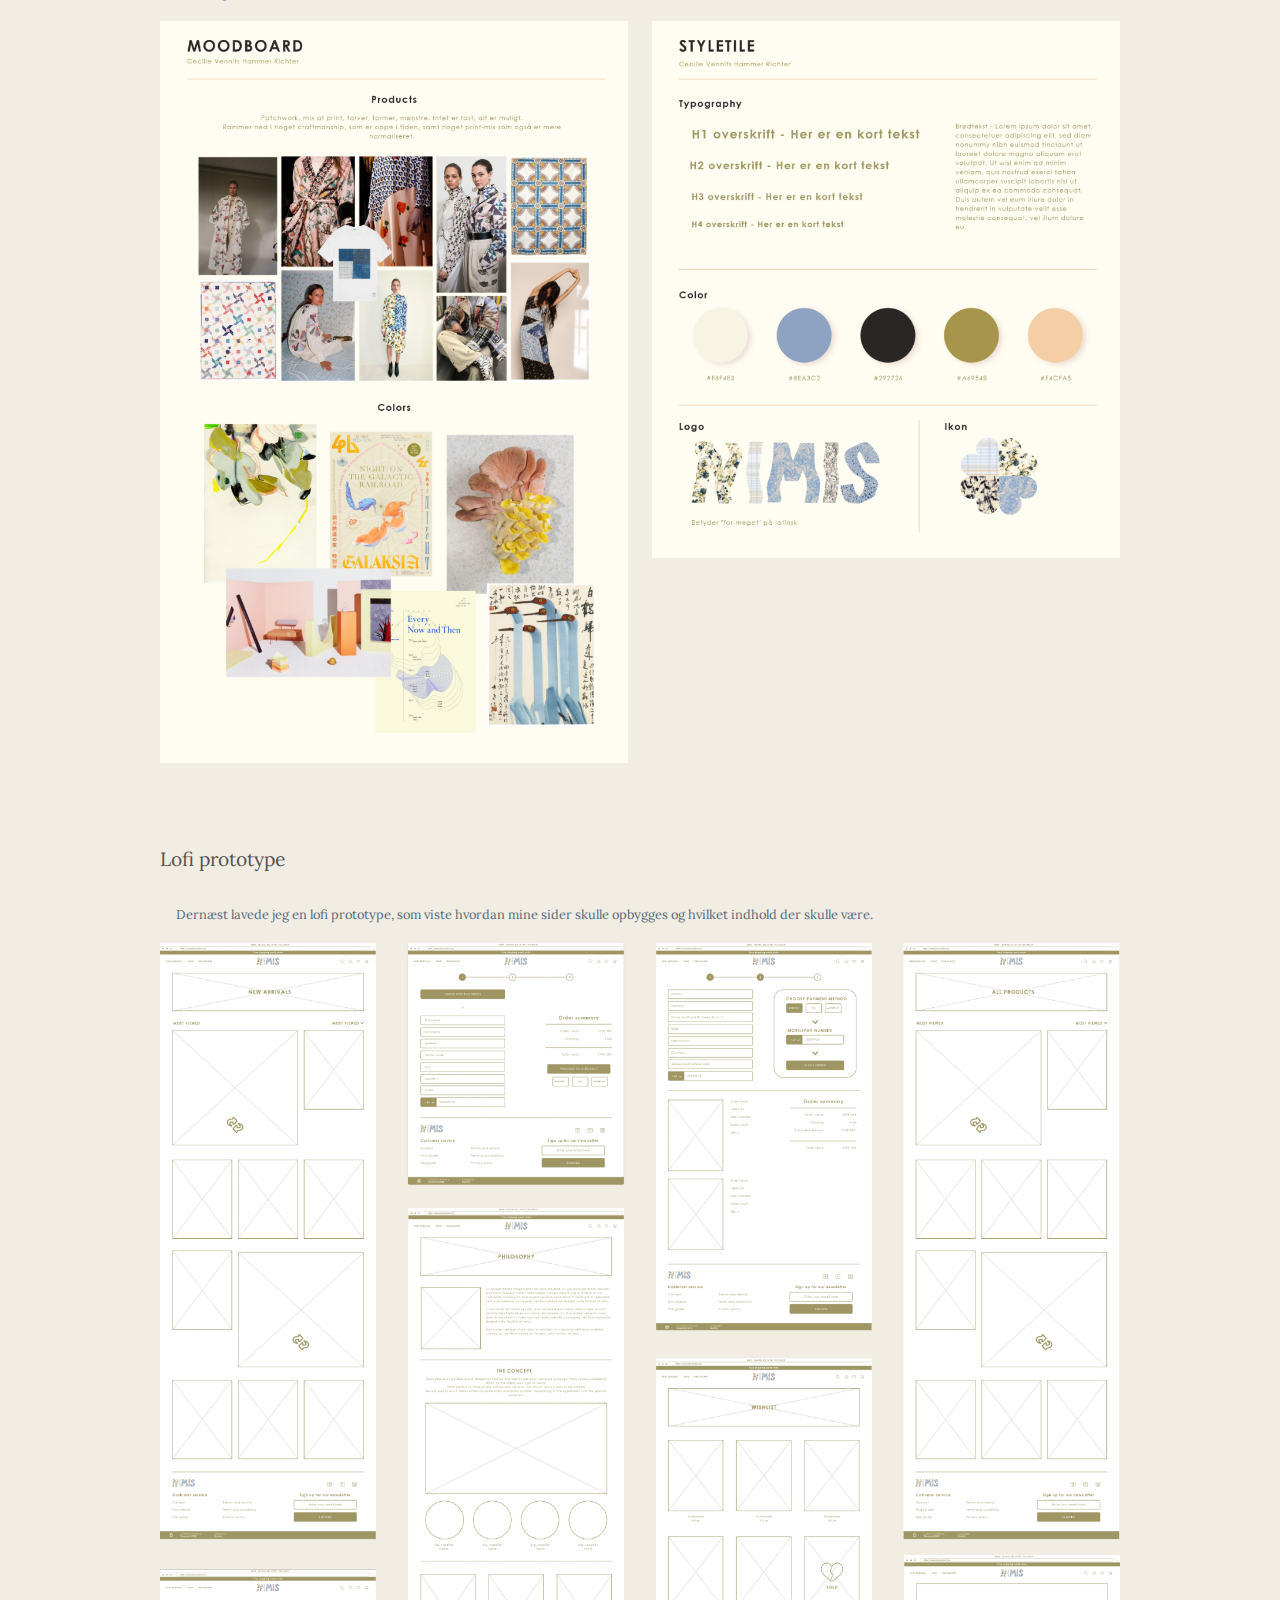
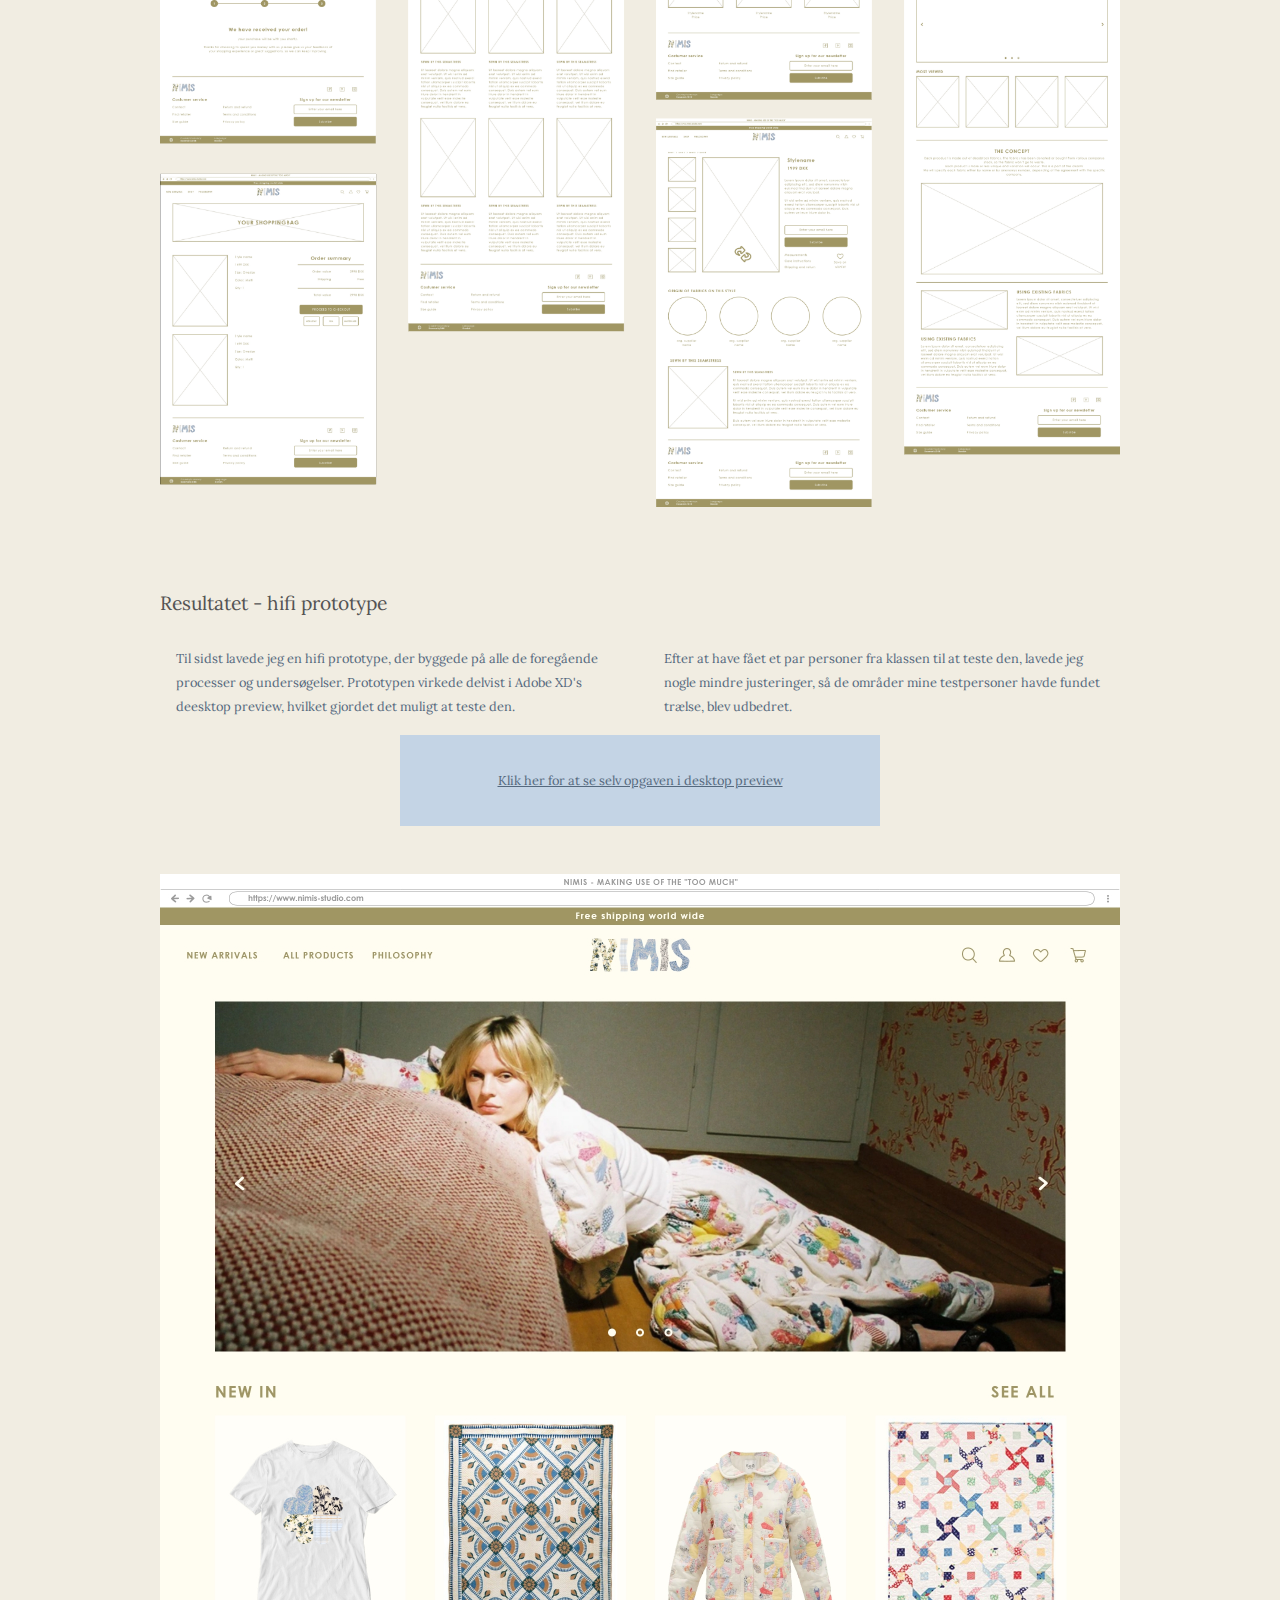
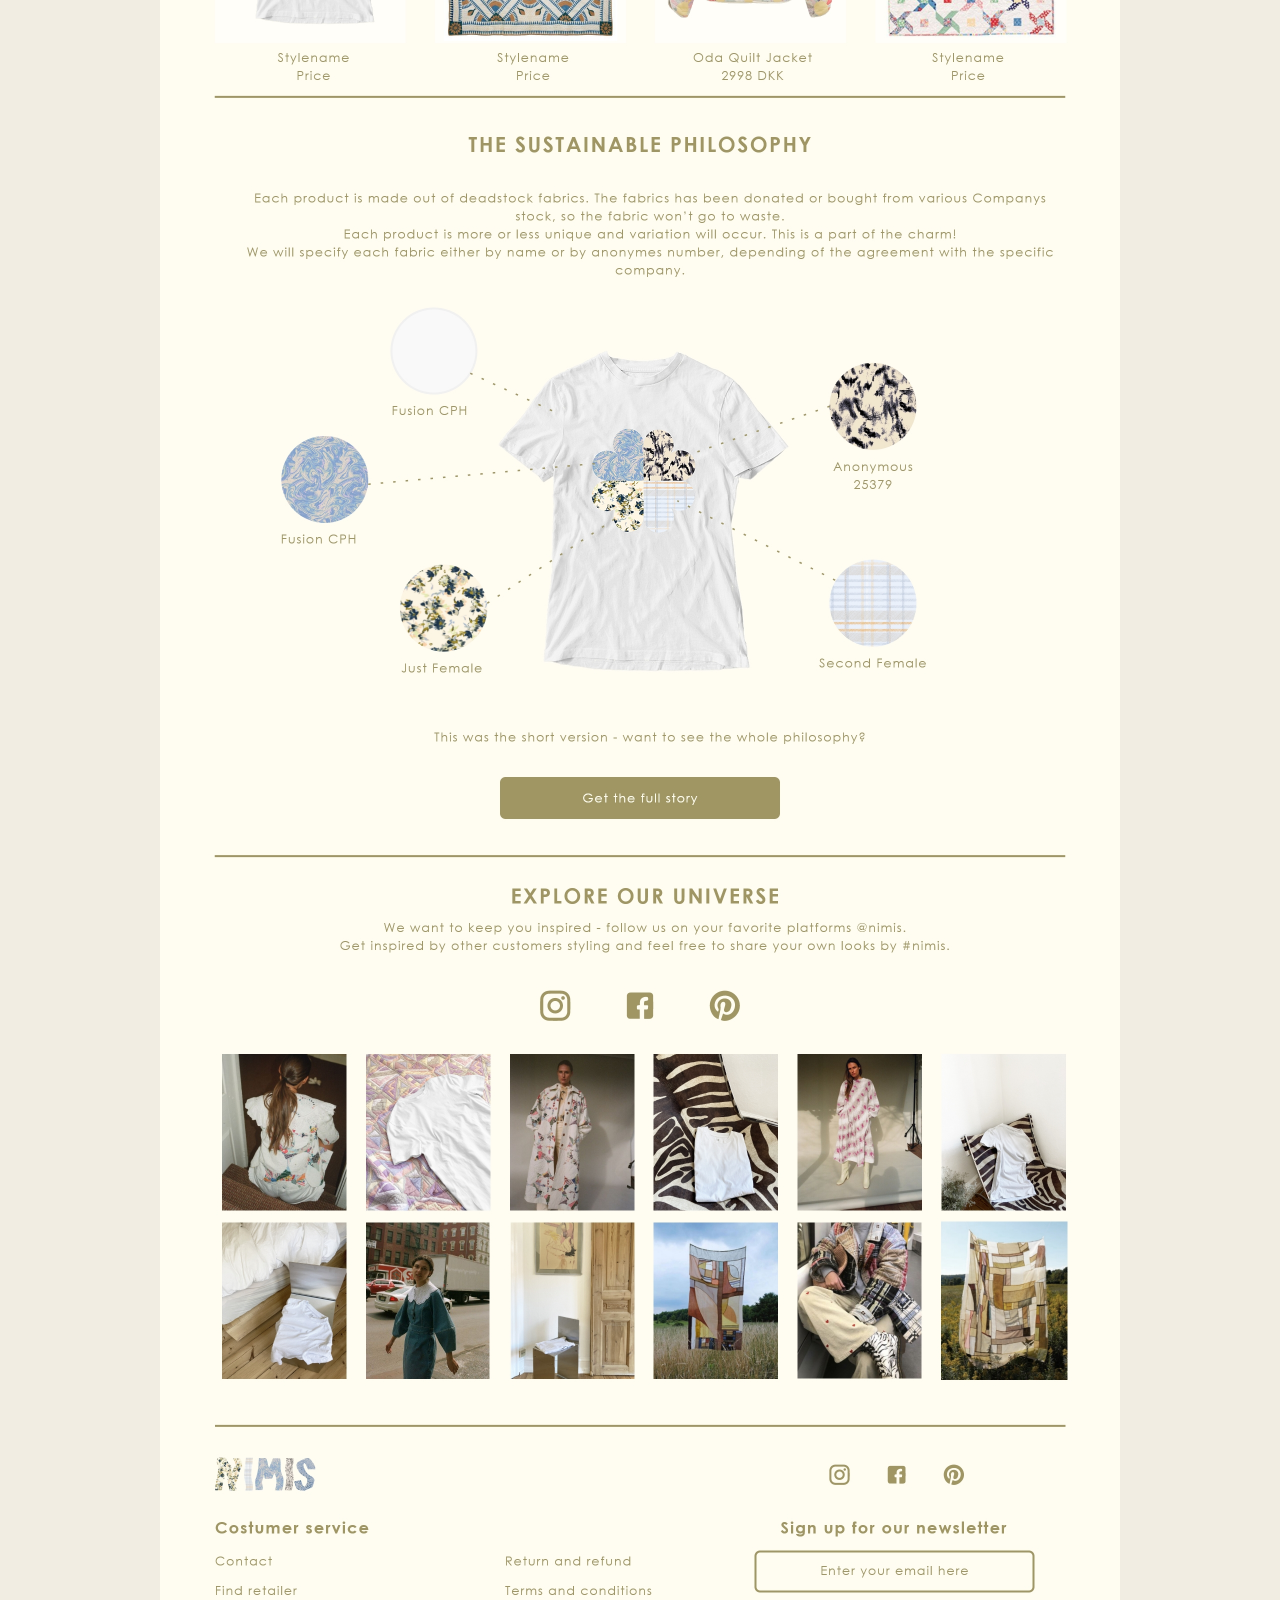
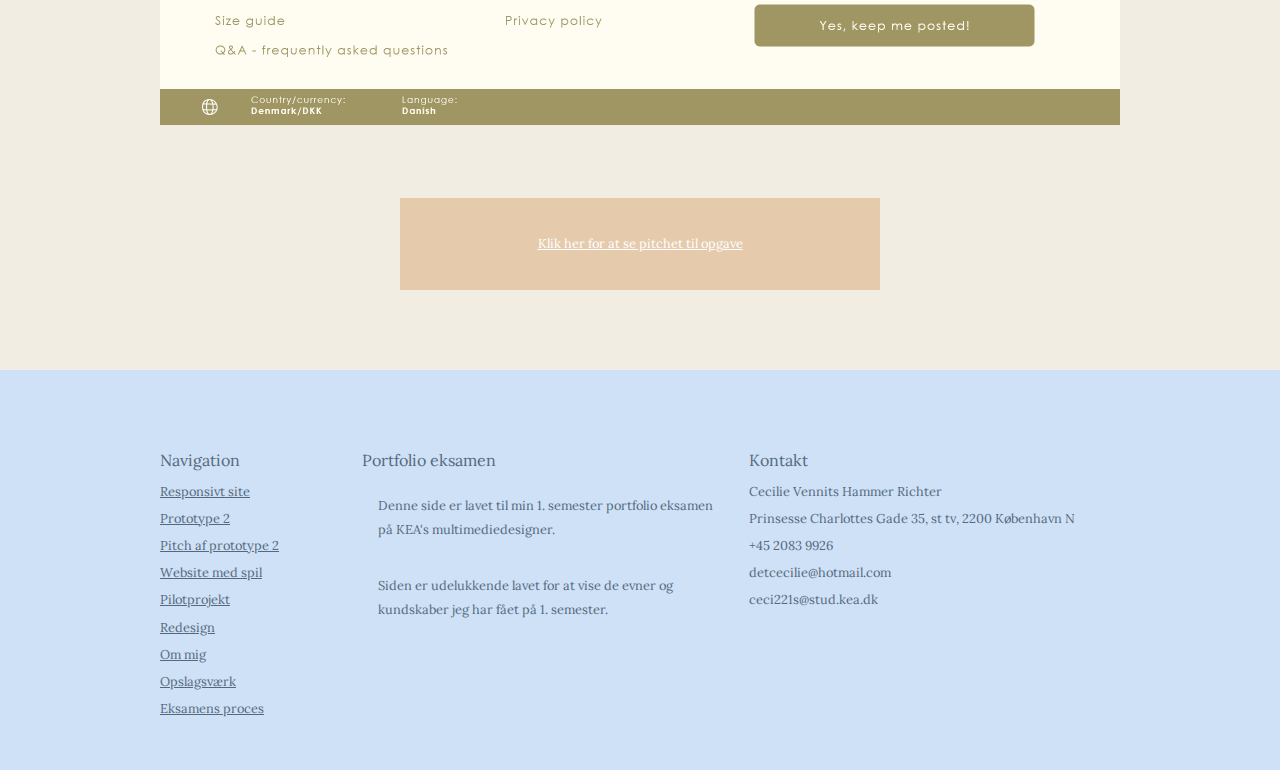
<file: html/prototype.html>
<!DOCTYPE html>
<html lang="da">
  <head>
    <meta charset="utf-8" />
    <meta name="viewport" content="width=device-width, initial-scale=1.0" />
    <title>Prototype</title>

    <link rel="stylesheet" href="../style/prototype_style.css" />
    <link rel="stylesheet" href="../mutual.css" />

    <meta name="robots" content="noindex" />
    <link rel="preconnect" href="https://fonts.gstatic.com" />
    <link
      href="https://fonts.googleapis.com/css2?family=Lora&family=Work+Sans&display=swap"
      rel="stylesheet"
    />

    <link rel="apple-touch-icon" sizes="180x180" href="/apple-touch-icon.png" />
    <link
      rel="icon"
      type="image/png"
      sizes="32x32"
      href="../assets/favicon/favicon-32x32.png"
    />
    <link
      rel="icon"
      type="image/png"
      sizes="16x16"
      href="../assets/favicon/favicon-16x16.png"
    />
    <link rel="manifest" href="/site.webmanifest" />
    <link rel="mask-icon" href="/safari-pinned-tab.svg" color="#5bbad5" />
    <meta name="msapplication-TileColor" content="#da532c" />
    <meta name="theme-color" content="#ffffff" />
  </head>

  <body>
    <header>
      <a href="../index.html">
        <img src="../assets/logo/logo_cvhr.png" alt="CVHR logo" />
      </a>

      <nav>
        <div id="menuknap">☰</div>
        <ul id="menu" class="hidden">
          <li>
            <a href="../index.html#section_2" class="menu_area">Projekter</a>
          </li>
          <li><a href="../html/om.html">Om mig</a></li>
          <li><a href="../html/opslagsvaerk.html">Opslagsværk</a></li>
          <li><a href="../html/proces.html">Eksamensproces</a></li>
        </ul>
      </nav>
    </header>

    <main>
      <section id="section_1">
        <p>Tema 3 - Grundlæggende UX</p>
        <h1>Prototype 2</h1>
      </section>

      <section id="section_2">
        <h2>Hvad gik opgaven ud på?</h2>
        <div class="section_2_wrapper">
          <p>
            Denne opgave gik ud på at vi skulle blive bedre bekendt med Adobe XD
            og dets mange muligheder for at lave et realistisk udkast til et
            website og få testet af andre.
          </p>
          <p>
            Jeg var så glad for at lave den her opgave fordi den gav mig tid til
            at virkelig forstå et program som jeg allerede følte mig lidt
            introduceret til fra opgaven med det responsive site.
          </p>
          <p>
            Opgaven øvede os ligeledes i at researche og teste, og mundede ud i
            et ret gennemarbejdet udkast til et site.
          </p>
        </div>
      </section>

      <section id="section_3">
        <h2>Reflektion</h2>
        <div class="section_3_wrapper">
          <p>
            Som skrevet ovenfor syntes jeg at det var et utroligt sjovt og
            spændende projekt. Først og fremmest gav det mig en ro i at jeg kan
            bruge Adobe XD effektivt og kender til den smarte funktion med
            desktop preview.
          </p>
          <p>
            Jeg synes også at det var rigtig interessant med alle de snakke vi
            havde i klassen om online shopping vaner, som viste sig at være
            langt mere skrøbelig end jeg havde regnet med! Folk springer hurtigt
            fra, så snart det bliver klundet.
          </p>
          <p>
            Det endelige produkt jeg endte med at lave var jeg rigtig glad for
            og stolt af, fordi jeg synes at det blev lavet i sådan en fin og
            undersøgende proces, der endte med et, synes jeg, æstetisk fintn
            resultat!
          </p>
        </div>
      </section>

      <section id="section_4">
        <h2>Mit koncept</h2>
        <div class="section_4_wrapper">
          <p>
            Med tanke på mine tidligere jobs som designer samt mit daværende (og
            nuværende) job hos et print-firma, kom jeg på idéen om at skabe et
            produkt ud af left-over fabrics fra andre virksomheder.
          </p>
          <p>
            Produkterne skulle være smukke unikaprodukter, som altså bestod af
            materialer der allerede var produceret; altså ingen produktion af
            nye materialer.
          </p>
        </div>
        <img src="../assets/03-prototype/Moodboard-1.jpg" alt="moodboard" />
      </section>

      <section id="section_5">
        <h2>Interview & survey</h2>
        <div class="section_5_wrapper">
          <p>
            Vi gik i gang med en masse search hvor jeg interviewede min veninde
            Leslie, som jeg følte kunne være en god stemme for min målgruppe. I
            interviewet fik jeg klarlagt hendes online shopping vaner og de bump
            på vejen der kan stoppe hende fra at købe.
          </p>
          <p>
            Derudover lavede jeg en survey hvor jeg havde bedt kvinder fra min
            omgangskreds udfylde lignende undersøgelse omkring deres shopping
            vaner.
          </p>
          <p>
            Efter både interview og survey, reflekterede jeg over hvordan mit
            arbejde havde været, og jeg fandt ud af at jeg skal blive bedre til
            at lade den interviewede tale og at jeg i surveyen havde tendens til
            at farve svarmulighederne en smule.
          </p>
        </div>
        <img
          src="../assets/03-prototype/research-samlet.png"
          alt="billede af research proces"
        />
      </section>

      <section id="section_6">
        <h2>Design sprint</h2>
        <div class="section_6_wrapper">
          <p>
            Efter at have fået bedre styr på min målgruppe var jeg klar til at
            udforske designet. Her øvede vi nogle forskellige tilgange og måde
            at lave en kreativ proces på. Vi lavede lightning demo, Crazy 8 og
            solution sketch.
          </p>
          <p>
            For mig var det rigtig fedt at prøve nogle kreative tilgange af,
            fordi jeg ofte har tendens til at ville hurtigt til målet og springe
            nogle af de sjovere led over, som jo faktisk også er dem der giver
            nogle uventede og mere interessante løsninger.
          </p>
        </div>
        <img
          src="../assets/03-prototype/design-sprint.png"
          alt="Billede af design springs crazy 8, lightning demo og solution sketch"
        />
      </section>

      <section id="section_7">
        <h2>Moodboard & styletile</h2>
        <div class="section_7_wrapper">
          <p>
            Næste skridt var at lave et Moodboard for at få noget retning på
            farver, former og stemning. Mit modboard skulle være lyst, venligt,
            feminint, varmt og inkluderende.
          </p>
          <p>
            Herefter konkretiserede jeg det med et styletile, der specificerede
            typografien, farverne, logo og ikon. Logoet og ikonet lavede jeg i
            Illustrator.
          </p>
        </div>
        <img
          src="../assets/03-prototype/moodboard-styletile.png"
          alt="Billede af moodboard og styletile"
        />
      </section>

      <section id="section_8">
        <h2>Lofi prototype</h2>
        <p>
          Dernæst lavede jeg en lofi prototype, som viste hvordan mine sider
          skulle opbygges og hvilket indhold der skulle være.
        </p>
        <img
          src="../assets/03-prototype/lofi-samlet.png"
          alt="Lofi prototype tegninger"
        />
      </section>

      <section id="section_9">
        <h2>Resultatet - hifi prototype</h2>
        <div class="section_9_wrapper">
          <p>
            Til sidst lavede jeg en hifi prototype, der byggede på alle de
            foregående processer og undersøgelser. Prototypen virkede delvist i
            Adobe XD's deesktop preview, hvilket gjordet det muligt at teste
            den.
          </p>
          <p>
            Efter at have fået et par personer fra klassen til at teste den,
            lavede jeg nogle mindre justeringer, så de områder mine testpersoner
            havde fundet trælse, blev udbedret.
          </p>
        </div>

        <div class="knap1">
          <a
            href="https://xd.adobe.com/view/0adec2c8-0cc1-4f45-8386-cb7de16601d0-5f8d/?fullscreen&hints=off"
            >Klik her for at se selv opgaven i desktop preview</a
          >
        </div>

        <a
          href="https://xd.adobe.com/view/0adec2c8-0cc1-4f45-8386-cb7de16601d0-5f8d/?fullscreen&hints=off"
        >
          <img
            src="../assets/03-prototype/landing-page.jpg"
            alt="Screenshot af resultatet"
          />
        </a>

        <div class="knap2">
          <a href="../html/pitch.html">Klik her for at se pitchet til opgave</a>
        </div>
      </section>
    </main>

    <footer>
      <div class="footer_navigation">
        <h3>Navigation</h3>
        <ul>
          <li><a href="../html/responsivt.html">Responsivt site</a></li>
          <li><a href="../html/prototype.html">Prototype 2</a></li>
          <li><a href="../html/pitch.html">Pitch af prototype 2</a></li>
          <li><a href="../html/spil.html">Website med spil</a></li>
          <li><a href="../html/pilotprojekt.html">Pilotprojekt</a></li>
          <li><a href="../html/redesign.html">Redesign</a></li>
          <li><a href="../html/om.html">Om mig</a></li>
          <li><a href="../html/opslagsvaerk.html">Opslagsværk</a></li>
          <li><a href="../html/proces.html">Eksamens proces</a></li>
        </ul>
      </div>

      <div class="footer_eksamen">
        <h3>Portfolio eksamen</h3>
        <p>
          Denne side er lavet til min 1. semester portfolio eksamen på KEA's
          multimediedesigner.
        </p>
        <p>
          Siden er udelukkende lavet for at vise de evner og kundskaber jeg har
          fået på 1. semester.
        </p>
      </div>

      <div class="footer_kontakt">
        <h3>Kontakt</h3>
        <ul>
          <li>Cecilie Vennits Hammer Richter</li>
          <li>Prinsesse Charlottes Gade 35, st tv, 2200 København N</li>
          <li>+45 2083 9926</li>
          <li>detcecilie@hotmail.com</li>
          <li>ceci221s@stud.kea.dk</li>
        </ul>
      </div>
    </footer>

    <script src="../burger.js"></script>
  </body>
</html>
</file>
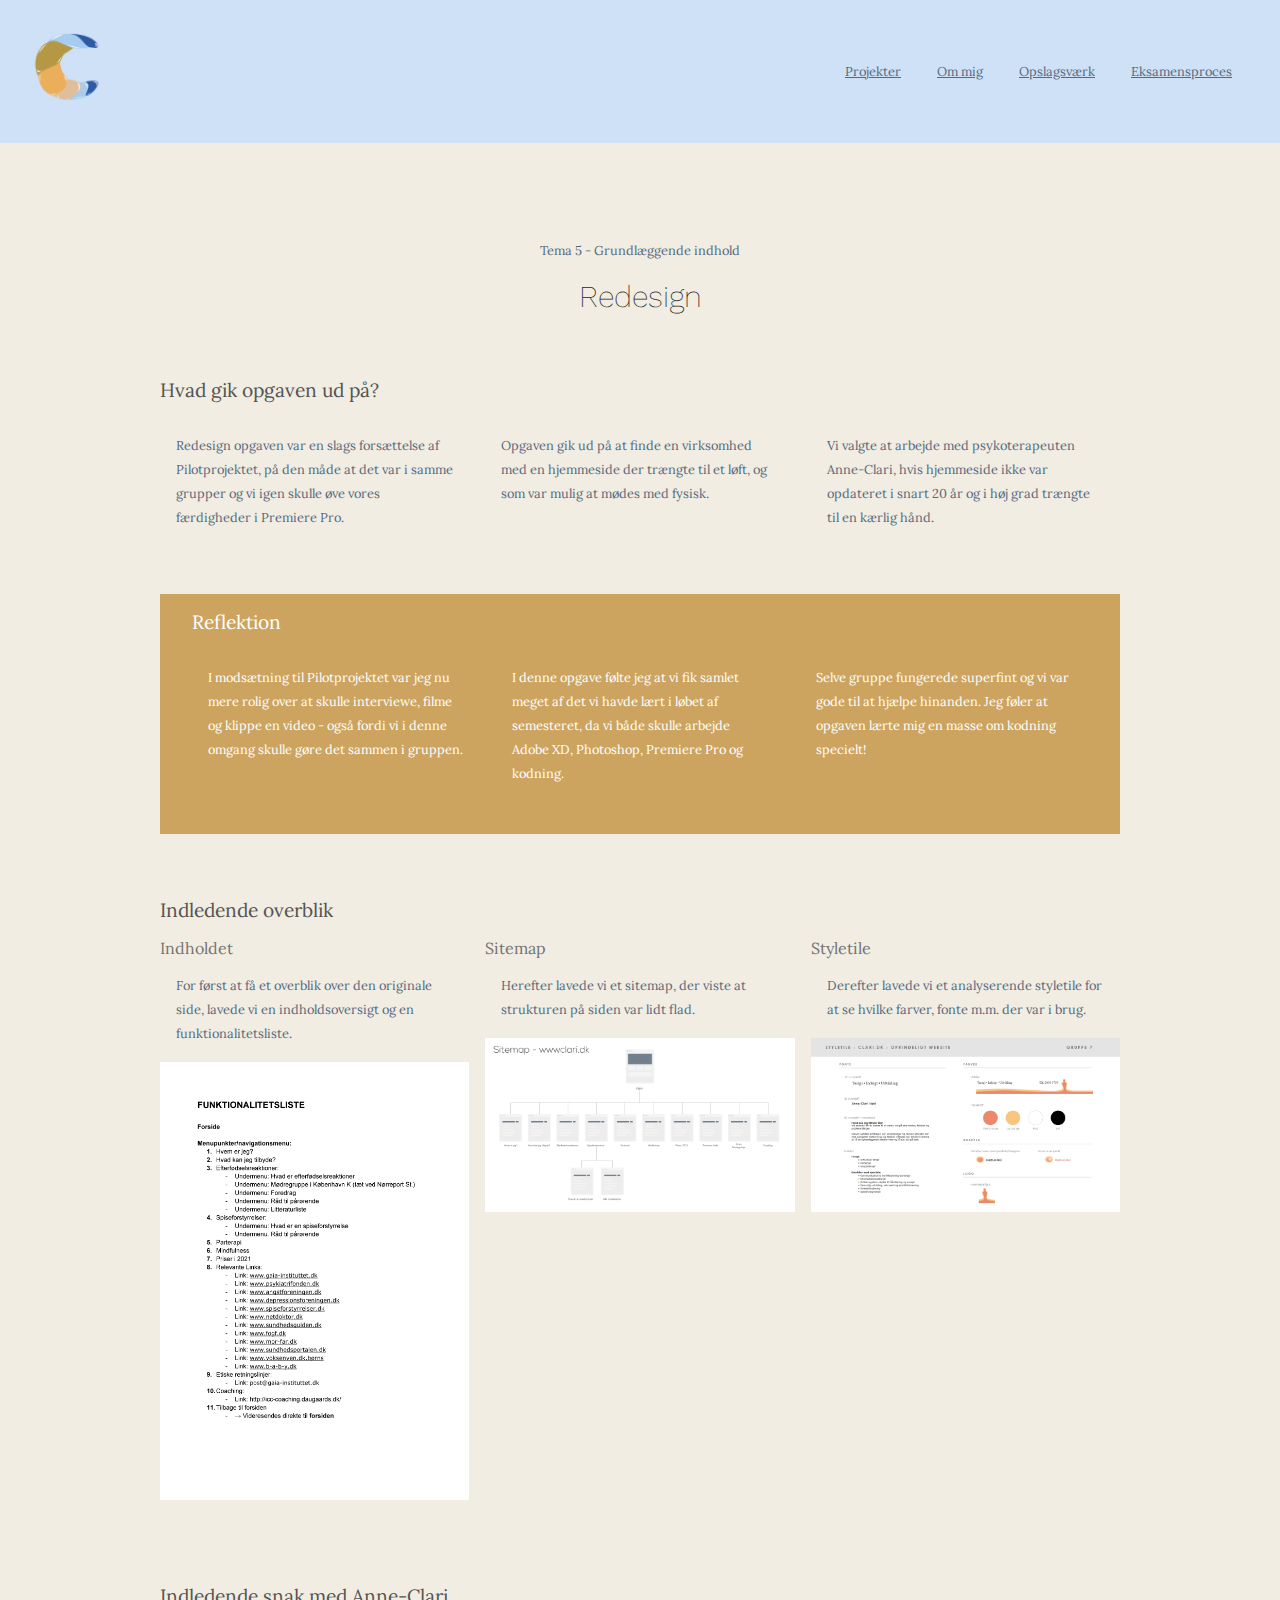
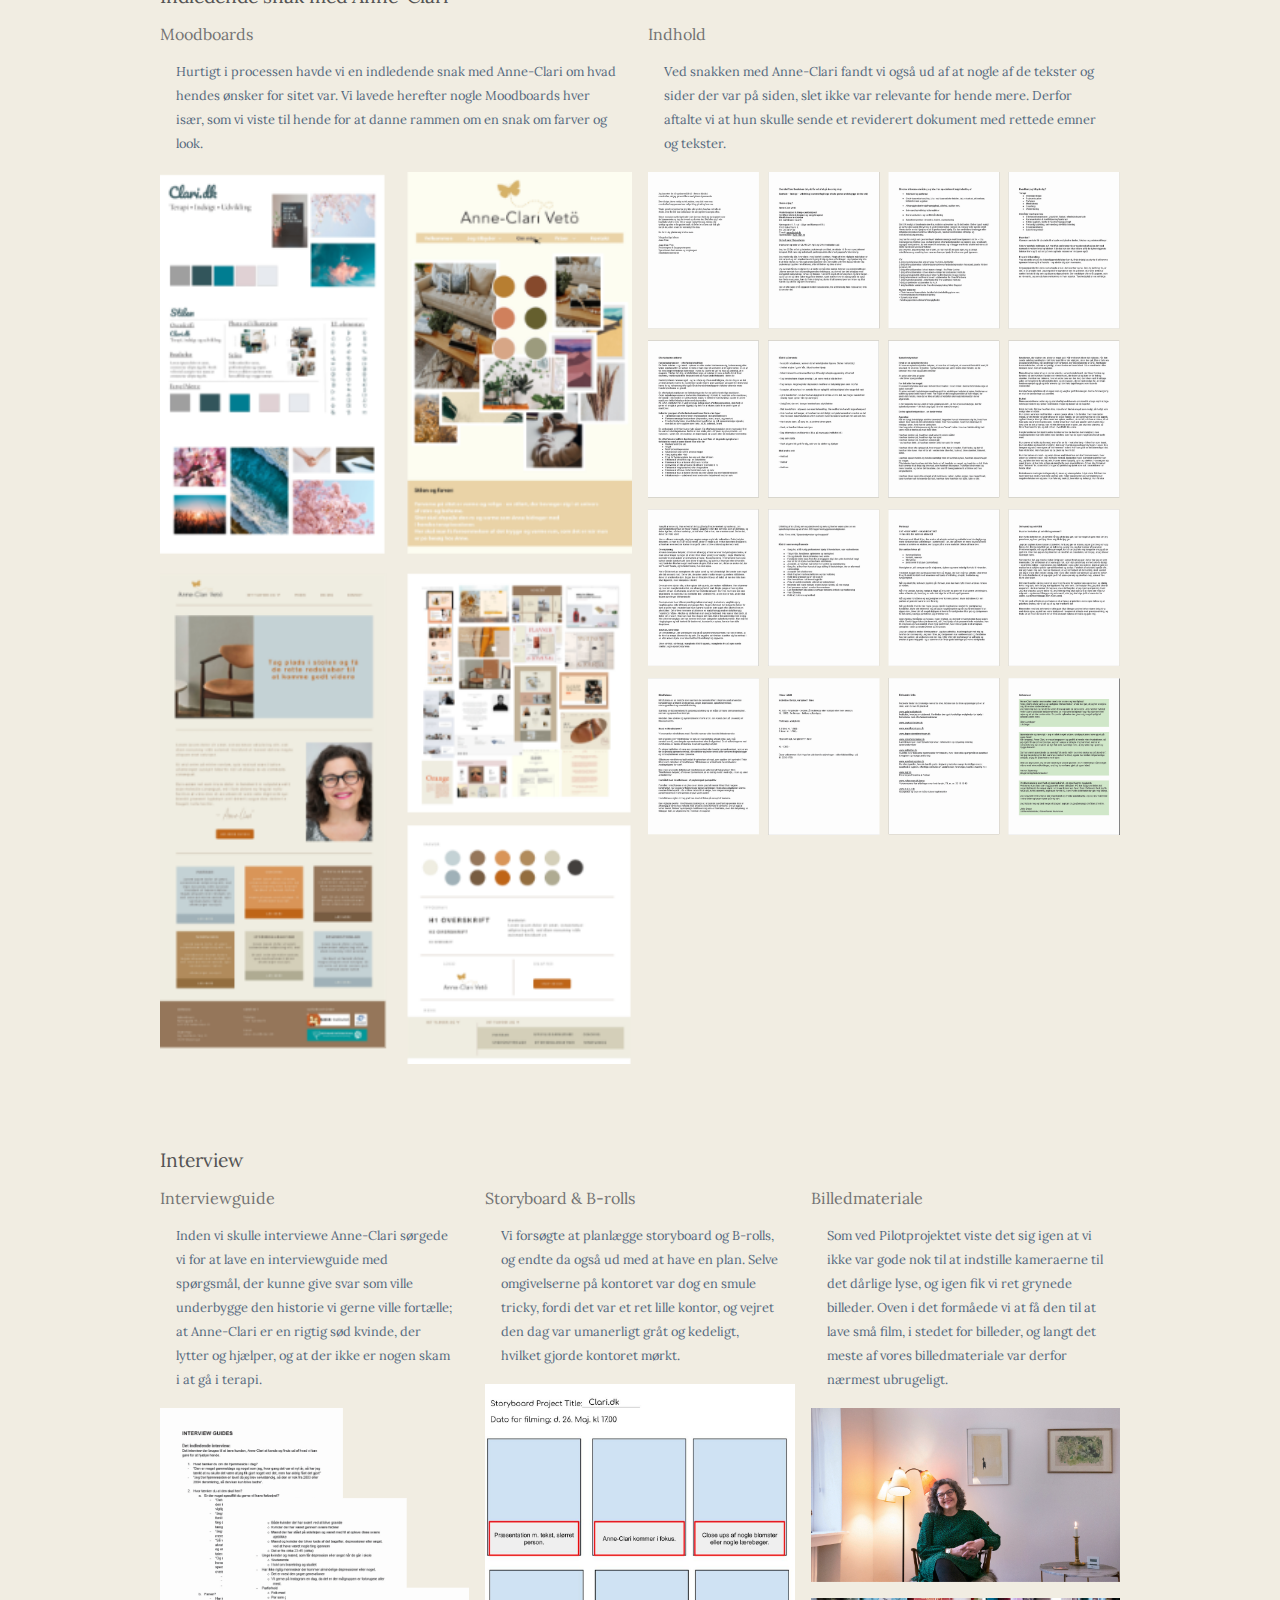
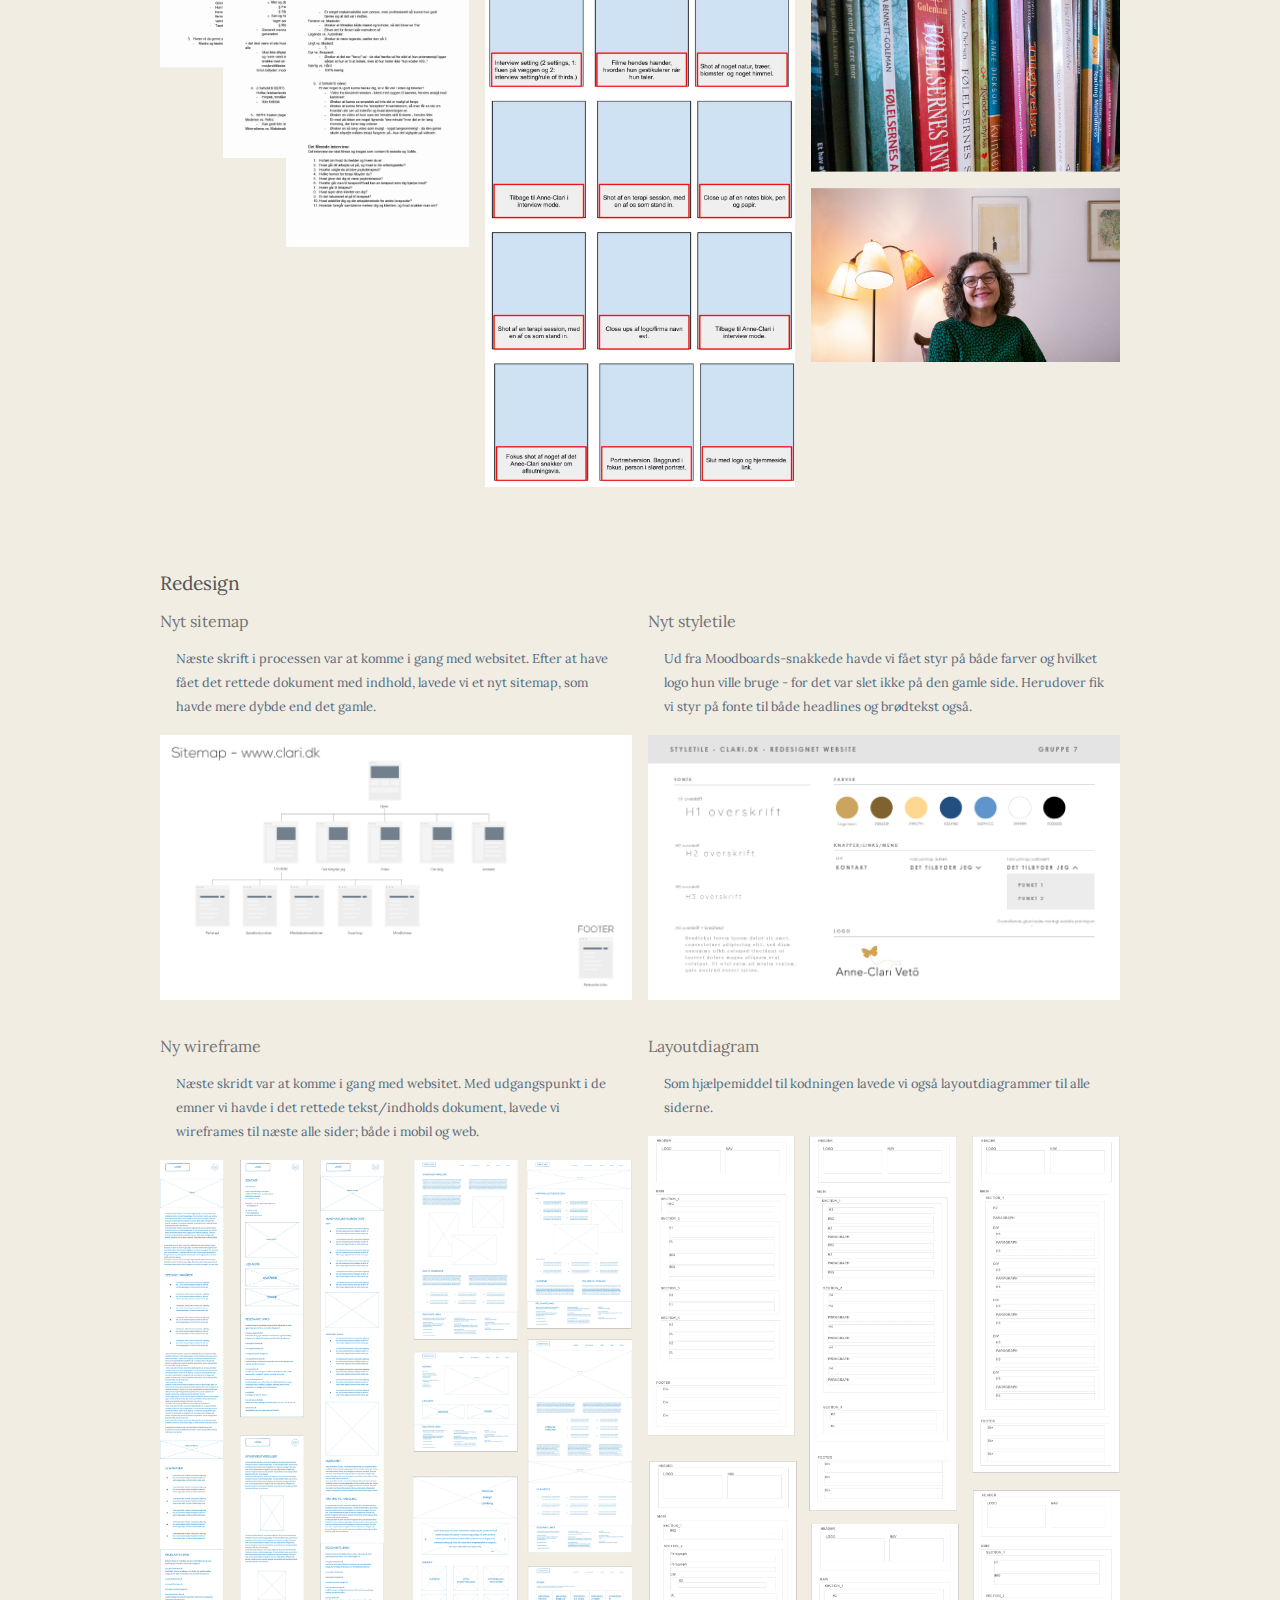
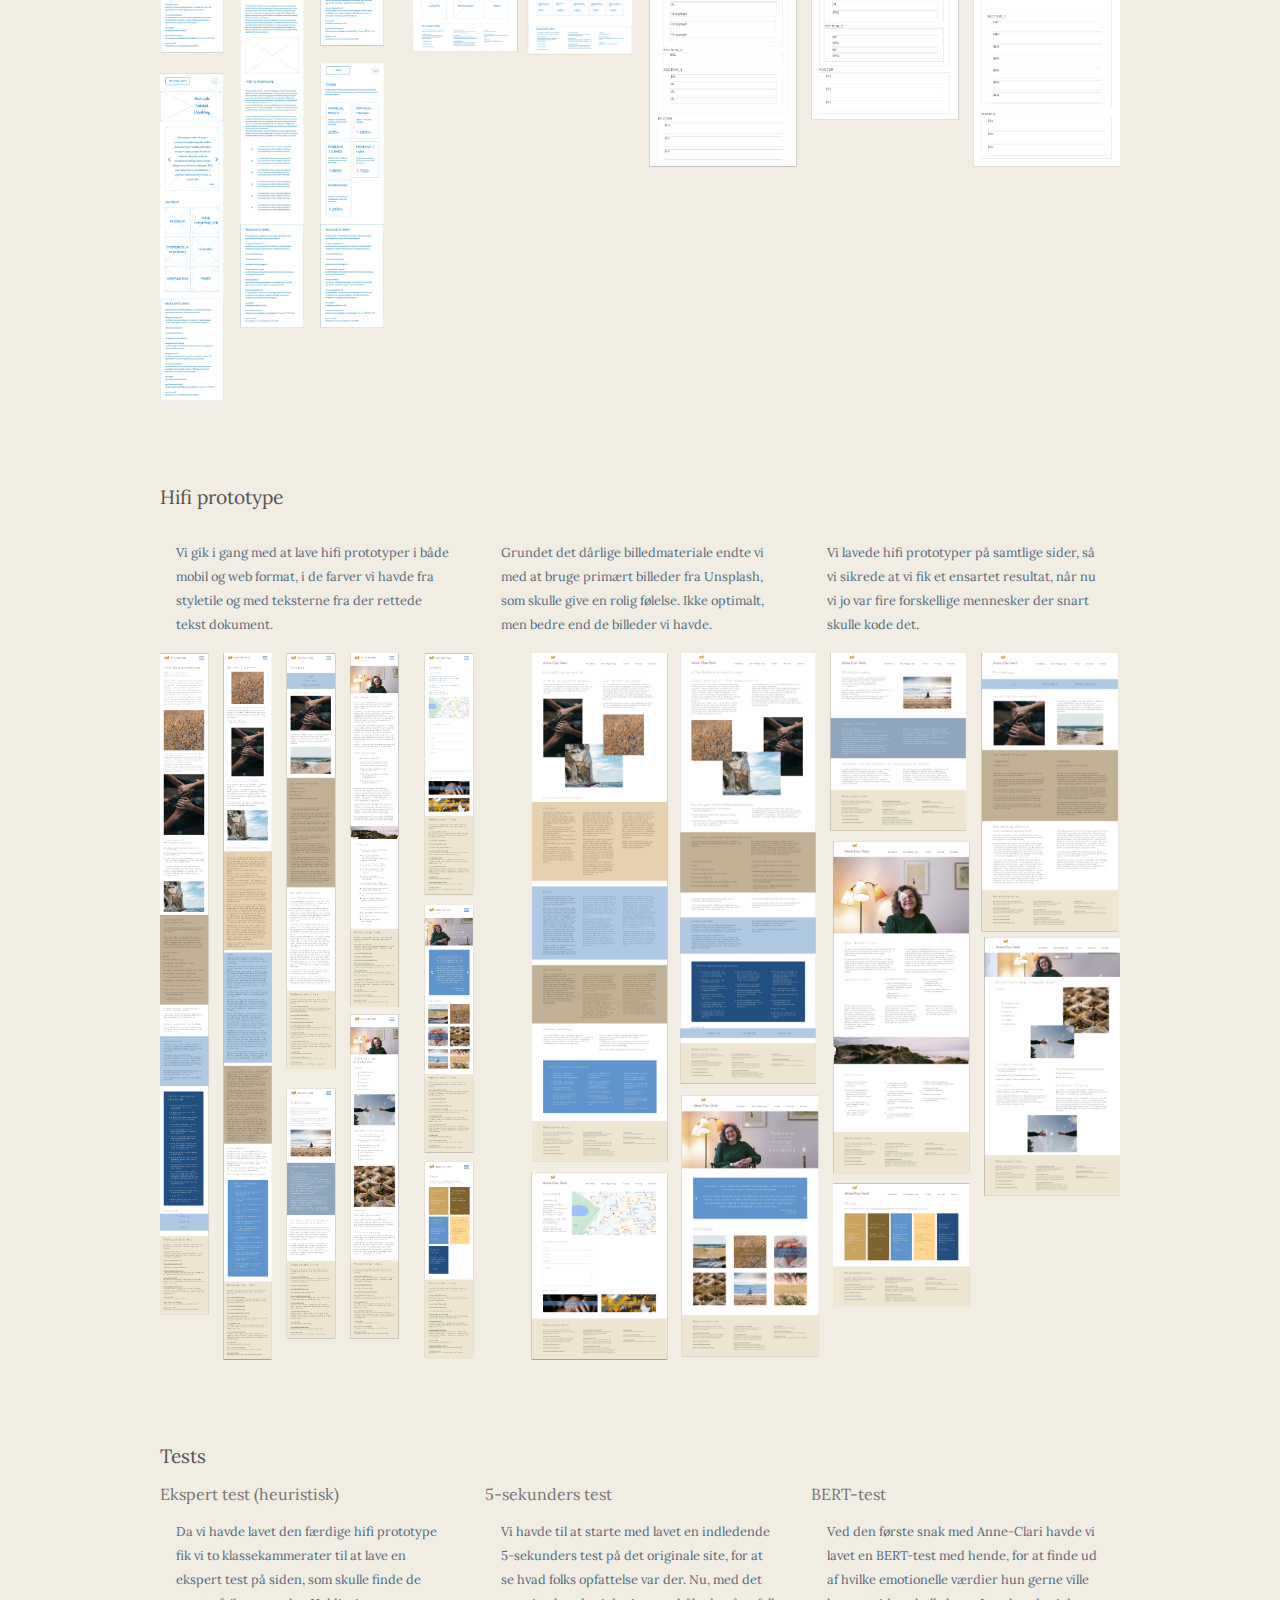
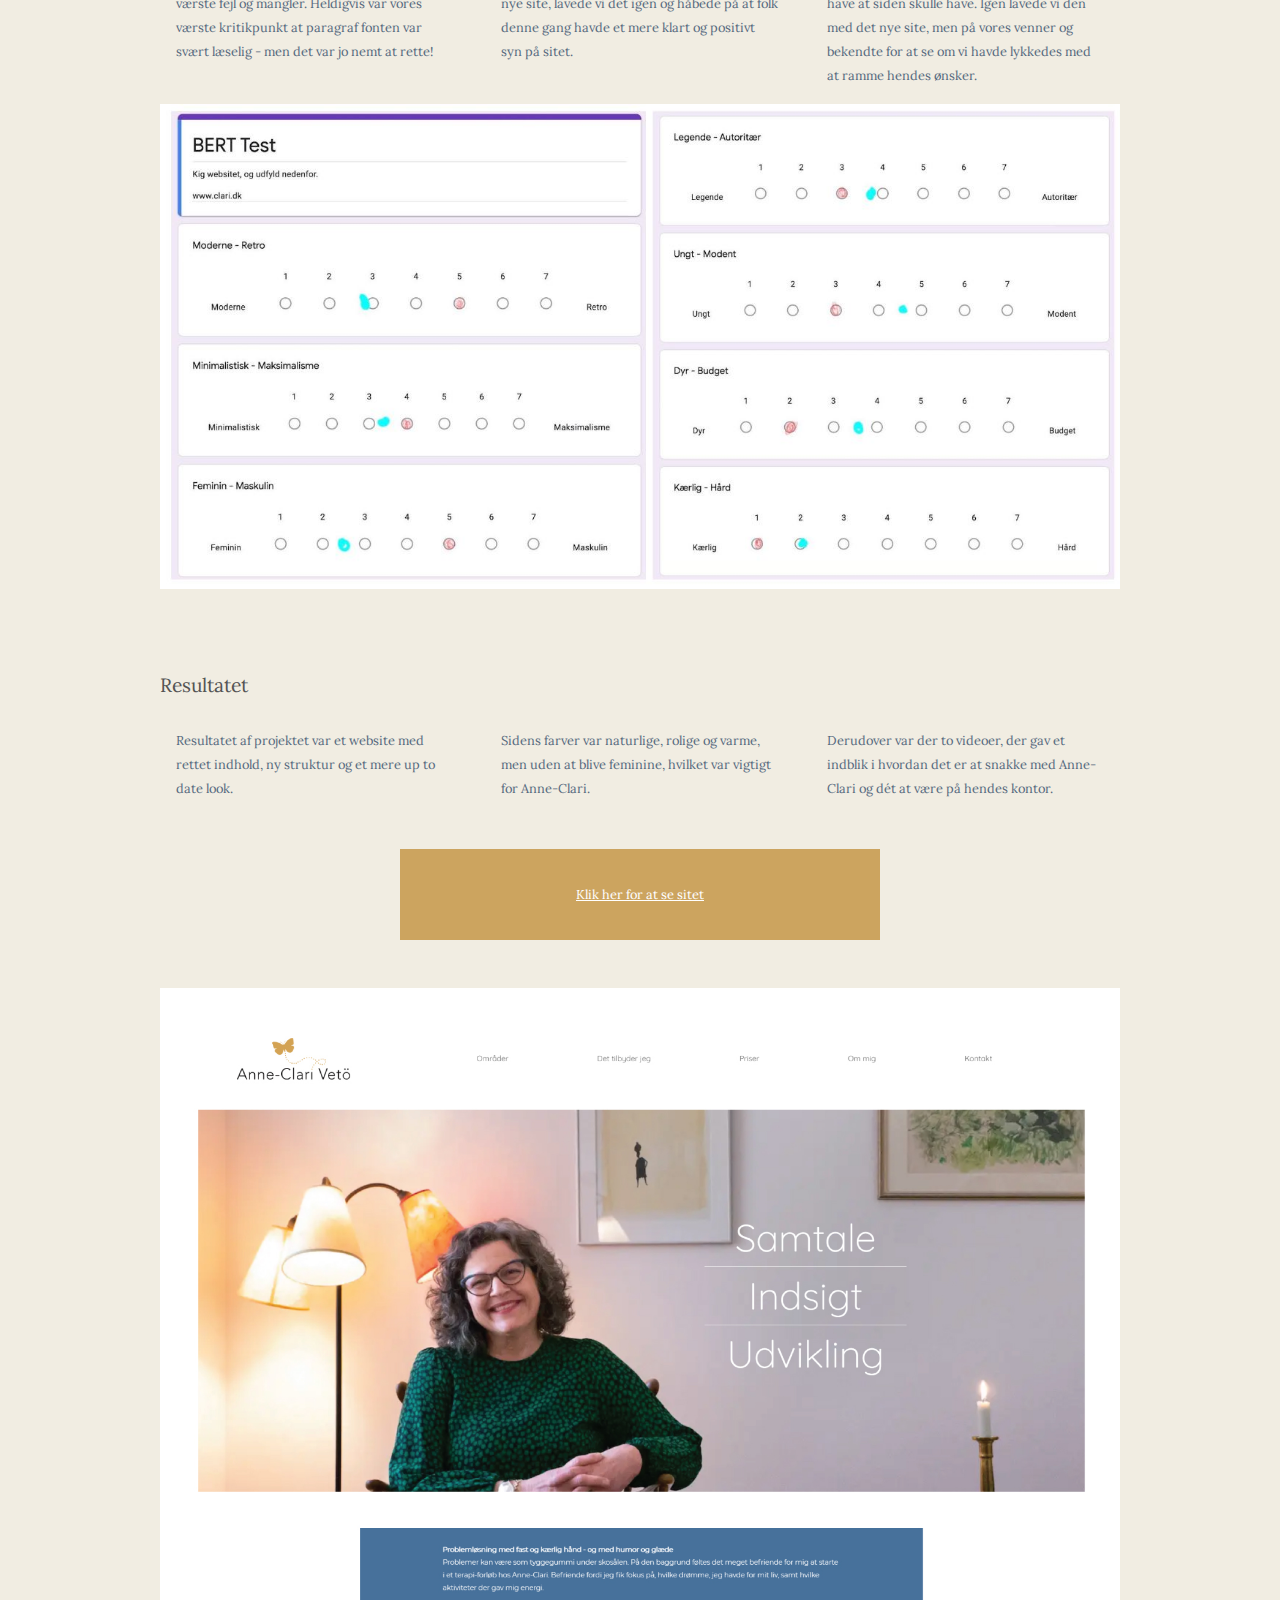
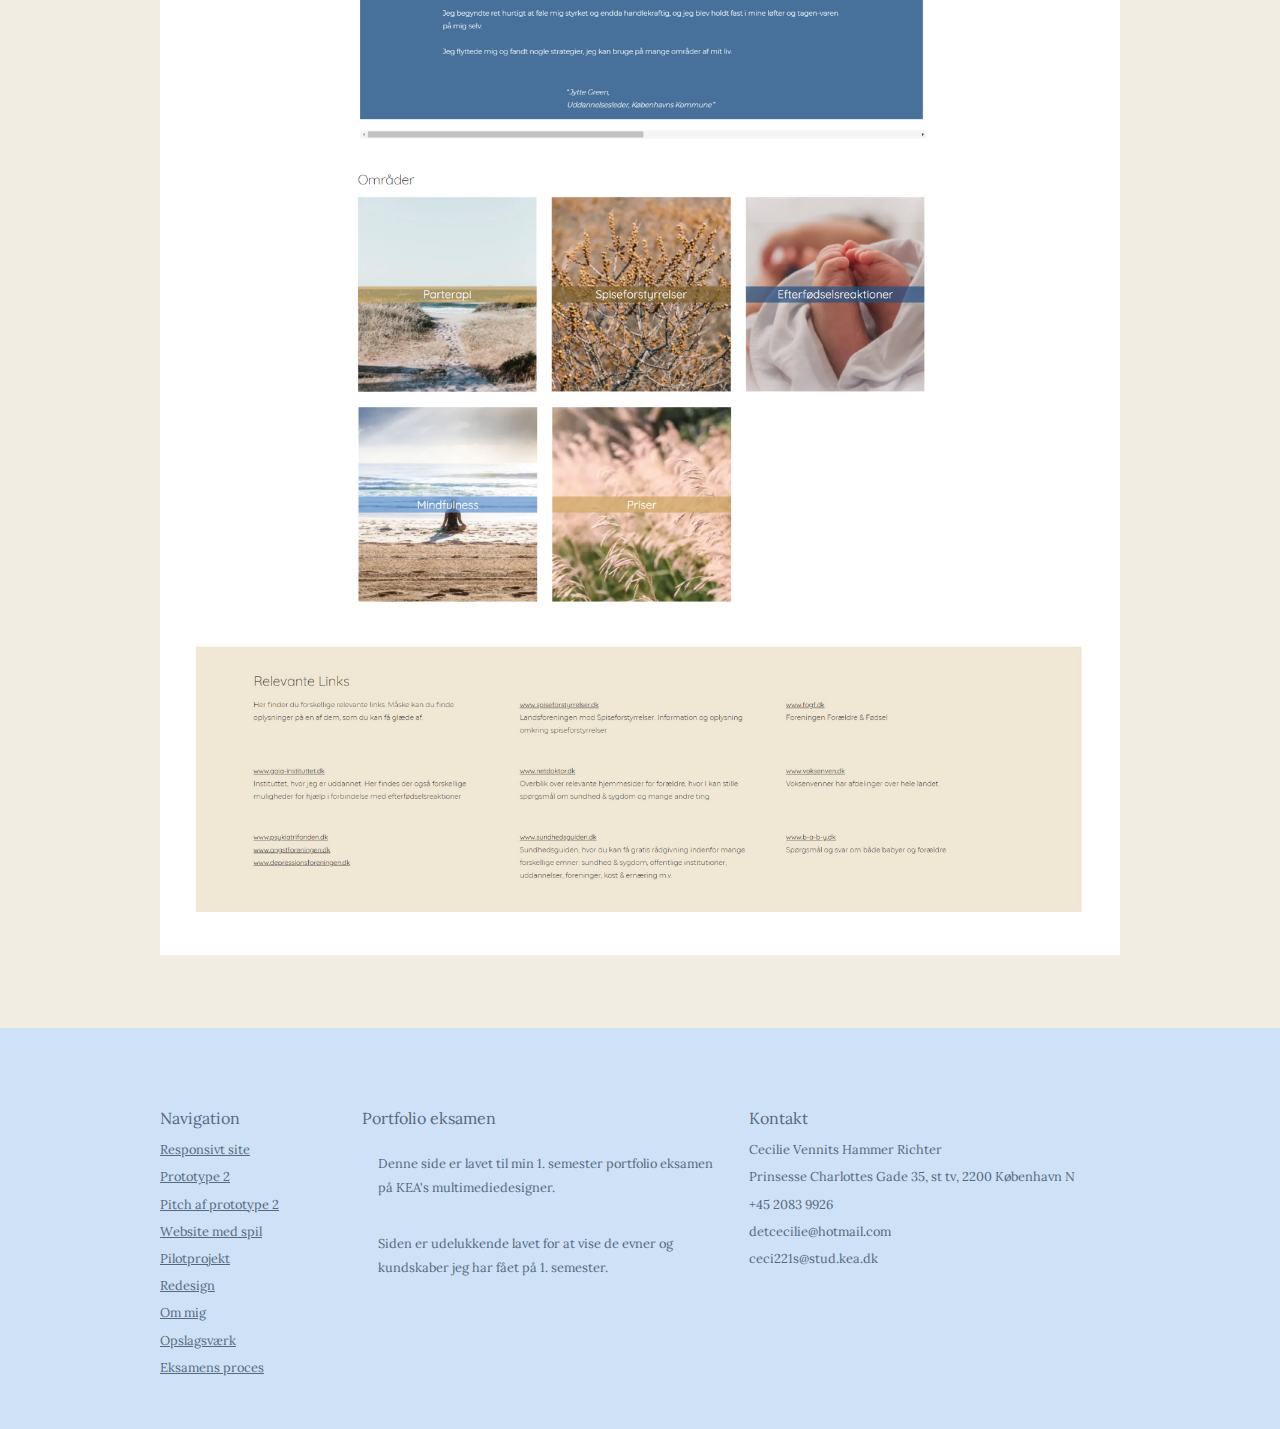
<file: html/redesign.html>
<!DOCTYPE html>
<html lang="da">
  <head>
    <meta charset="utf-8" />
    <meta name="viewport" content="width=device-width, initial-scale=1.0" />
    <title>Redesign</title>

    <link rel="stylesheet" href="../style/redesign_style.css" />
    <link rel="stylesheet" href="../mutual.css" />

    <meta name="robots" content="noindex" />
    <link rel="preconnect" href="https://fonts.gstatic.com" />
    <link
      href="https://fonts.googleapis.com/css2?family=Lora&family=Work+Sans&display=swap"
      rel="stylesheet"
    />

    <link rel="apple-touch-icon" sizes="180x180" href="/apple-touch-icon.png" />
    <link
      rel="icon"
      type="image/png"
      sizes="32x32"
      href="../assets/favicon/favicon-32x32.png"
    />
    <link
      rel="icon"
      type="image/png"
      sizes="16x16"
      href="../assets/favicon/favicon-16x16.png"
    />
    <link rel="manifest" href="/site.webmanifest" />
    <link rel="mask-icon" href="/safari-pinned-tab.svg" color="#5bbad5" />
    <meta name="msapplication-TileColor" content="#da532c" />
    <meta name="theme-color" content="#ffffff" />
  </head>

  <body>
    <header>
      <a href="../index.html">
        <img src="../assets/logo/logo_cvhr.png" alt="CVHR logo" />
      </a>

      <nav>
        <div id="menuknap">☰</div>
        <ul id="menu" class="hidden">
          <li>
            <a href="../index.html#section_2" class="menu_area">Projekter</a>
          </li>
          <li><a href="../html/om.html">Om mig</a></li>
          <li><a href="../html/opslagsvaerk.html">Opslagsværk</a></li>
          <li><a href="../html/proces.html">Eksamensproces</a></li>
        </ul>
      </nav>
    </header>

    <main>
      <section id="section_1">
        <p>Tema 5 - Grundlæggende indhold</p>
        <h1>Redesign</h1>
      </section>

      <section id="section_2">
        <h2>Hvad gik opgaven ud på?</h2>

        <div class="section_2_wrapper">
          <p>
            Redesign opgaven var en slags forsættelse af Pilotprojektet, på den
            måde at det var i samme grupper og vi igen skulle øve vores
            færdigheder i Premiere Pro.
          </p>
          <p>
            Opgaven gik ud på at finde en virksomhed med en hjemmeside der
            trængte til et løft, og som var mulig at mødes med fysisk.
          </p>
          <p>
            Vi valgte at arbejde med psykoterapeuten Anne-Clari, hvis hjemmeside
            ikke var opdateret i snart 20 år og i høj grad trængte til en kærlig
            hånd.
          </p>
        </div>
      </section>

      <section id="section_3">
        <h2>Reflektion</h2>
        <div class="section_3_wrapper">
          <p>
            I modsætning til Pilotprojektet var jeg nu mere rolig over at skulle
            interviewe, filme og klippe en video - også fordi vi i denne omgang
            skulle gøre det sammen i gruppen.
          </p>
          <p>
            I denne opgave følte jeg at vi fik samlet meget af det vi havde lært
            i løbet af semesteret, da vi både skulle arbejde Adobe XD,
            Photoshop, Premiere Pro og kodning.
          </p>
          <p>
            Selve gruppe fungerede superfint og vi var gode til at hjælpe
            hinanden. Jeg føler at opgaven lærte mig en masse om kodning
            specielt!
          </p>
        </div>
      </section>

      <section id="section_4">
        <h2>Indledende overblik</h2>
        <div class="section_4_wrapper">
          <div>
            <h3>Indholdet</h3>
            <p>
              For først at få et overblik over den originale side, lavede vi en
              indholdsoversigt og en funktionalitetsliste.
            </p>
            <img
              src="../assets/06-redesign/Funktionalitetsliste-.jpg"
              alt="Funktionalitetsliste"
            />
          </div>

          <div>
            <h3>Sitemap</h3>
            <p>
              Herefter lavede vi et sitemap, der viste at strukturen på siden
              var lidt flad.
            </p>
            <img
              src="../assets/06-redesign/Sitemap-original.jpg"
              alt="Sitemap"
            />
          </div>

          <div>
            <h3>Styletile</h3>
            <p>
              Derefter lavede vi et analyserende styletile for at se hvilke
              farver, fonte m.m. der var i brug.
            </p>
            <img
              src="../assets/06-redesign/Stiletyle-original.jpg"
              alt="Styletile"
            />
          </div>
        </div>
      </section>

      <section id="section_5">
        <h2>Indledende snak med Anne-Clari</h2>
        <div class="section_5_wrapper">
          <div>
            <h3>Moodboards</h3>
            <p>
              Hurtigt i processen havde vi en indledende snak med Anne-Clari om
              hvad hendes ønsker for sitet var. Vi lavede herefter nogle
              Moodboards hver især, som vi viste til hende for at danne rammen
              om en snak om farver og look.
            </p>
            <img src="../assets/06-redesign/moodboards.png" alt="Moodboards" />
          </div>

          <div>
            <h3>Indhold</h3>
            <p>
              Ved snakken med Anne-Clari fandt vi også ud af at nogle af de
              tekster og sider der var på siden, slet ikke var relevante for
              hende mere. Derfor aftalte vi at hun skulle sende et reviderert
              dokument med rettede emner og tekster.
            </p>
            <img
              src="../assets/06-redesign/indholds-sider.png"
              alt="indholdssider"
            />
          </div>
        </div>
      </section>

      <section id="section_6">
        <h2>Interview</h2>
        <div class="section_6_wrapper">
          <div>
            <h3>Interviewguide</h3>
            <p>
              Inden vi skulle interviewe Anne-Clari sørgede vi for at lave en
              interviewguide med spørgsmål, der kunne give svar som ville
              underbygge den historie vi gerne ville fortælle; at Anne-Clari er
              en rigtig sød kvinde, der lytter og hjælper, og at der ikke er
              nogen skam i at gå i terapi.
            </p>
            <img
              src="../assets/06-redesign/interview-samlet.png"
              alt="Interviewguide"
            />
          </div>

          <div>
            <h3>Storyboard & B-rolls</h3>
            <p>
              Vi forsøgte at planlægge storyboard og B-rolls, og endte da også
              ud med at have en plan. Selve omgivelserne på kontoret var dog en
              smule tricky, fordi det var et ret lille kontor, og vejret den dag
              var umanerligt gråt og kedeligt, hvilket gjorde kontoret mørkt.
            </p>
            <img src="../assets/06-redesign/storyboard.jpg" alt="Storyboard" />
          </div>

          <div>
            <h3>Billedmateriale</h3>
            <p>
              Som ved Pilotprojektet viste det sig igen at vi ikke var gode nok
              til at indstille kameraerne til det dårlige lyse, og igen fik vi
              ret grynede billeder. Oven i det formåede vi at få den til at lave
              små film, i stedet for billeder, og langt det meste af vores
              billedmateriale var derfor nærmest ubrugeligt.
            </p>
            <img
              src="../assets/06-redesign/billedmateriale.png"
              alt="Billeder af en kvinde og nogle bøger"
            />
          </div>
        </div>
      </section>

      <section id="section_7">
        <h2>Redesign</h2>
        <div class="section_7_wrapper">
          <div>
            <h3>Nyt sitemap</h3>
            <p>
              Næste skrift i processen var at komme i gang med websitet. Efter
              at have fået det rettede dokument med indhold, lavede vi et nyt
              sitemap, som havde mere dybde end det gamle.
            </p>
            <img
              src="../assets/06-redesign/Sitemap-redesign.jpg"
              alt="Nyt sitemap"
            />
          </div>

          <div>
            <h3>Nyt styletile</h3>
            <p>
              Ud fra Moodboards-snakkede havde vi fået styr på både farver og
              hvilket logo hun ville bruge - for det var slet ikke på den gamle
              side. Herudover fik vi styr på fonte til både headlines og
              brødtekst også.
            </p>
            <img
              src="../assets/06-redesign/Stiletyle-redesign.jpg"
              alt="Nyt styletile"
            />
          </div>

          <div>
            <h3>Ny wireframe</h3>
            <p>
              Næste skridt var at komme i gang med websitet. Med udgangspunkt i
              de emner vi havde i det rettede tekst/indholds dokument, lavede vi
              wireframes til næste alle sider; både i mobil og web.
            </p>
            <img
              src="../assets/06-redesign/wireframe-samlet.png"
              alt="Wireframe"
            />
          </div>

          <div>
            <h3>Layoutdiagram</h3>
            <p>
              Som hjælpemiddel til kodningen lavede vi også layoutdiagrammer til
              alle siderne.
            </p>
            <img
              src="../assets/06-redesign/layoutdiagram-samlet.png"
              alt="Layoutdiagram"
            />
          </div>
        </div>
      </section>

      <section id="section_8">
        <h2>Hifi prototype</h2>
        <div class="section_8_wrapper">
          <p>
            Vi gik i gang med at lave hifi prototyper i både mobil og web
            format, i de farver vi havde fra styletile og med teksterne fra der
            rettede tekst dokument.
          </p>
          <p>
            Grundet det dårlige billedmateriale endte vi med at bruge primært
            billeder fra Unsplash, som skulle give en rolig følelse. Ikke
            optimalt, men bedre end de billeder vi havde.
          </p>
          <p>
            Vi lavede hifi prototyper på samtlige sider, så vi sikrede at vi fik
            et ensartet resultat, når nu vi jo var fire forskellige mennesker
            der snart skulle kode det.
          </p>
        </div>
        <img
          src="../assets/06-redesign/hifi-samlet.png"
          alt="Billede af hifi prototype af et website"
        />
      </section>

      <section id="section_9">
        <h2>Tests</h2>
        <div class="section_9_wrapper">
          <div>
            <h3>Ekspert test (heuristisk)</h3>
            <p>
              Da vi havde lavet den færdige hifi prototype fik vi to
              klassekammerater til at lave en ekspert test på siden, som skulle
              finde de værste fejl og mangler. Heldigvis var vores værste
              kritikpunkt at paragraf fonten var svært læselig - men det var jo
              nemt at rette!
            </p>
          </div>

          <div>
            <h3>5-sekunders test</h3>
            <p>
              Vi havde til at starte med lavet en indledende 5-sekunders test på
              det originale site, for at se hvad folks opfattelse var der. Nu,
              med det nye site, lavede vi det igen og håbede på at folk denne
              gang havde et mere klart og positivt syn på sitet.
            </p>
          </div>

          <div>
            <h3>BERT-test</h3>
            <p>
              Ved den første snak med Anne-Clari havde vi lavet en BERT-test med
              hende, for at finde ud af hvilke emotionelle værdier hun gerne
              ville have at siden skulle have. Igen lavede vi den med det nye
              site, men på vores venner og bekendte for at se om vi havde
              lykkedes med at ramme hendes ønsker.
            </p>
          </div>
        </div>

        <img src="../assets/06-redesign/Bert-test.JPG" alt="" />
      </section>

      <section id="section_10">
        <h2>Resultatet</h2>

        <div class="section_10_wrapper">
          <p>
            Resultatet af projektet var et website med rettet indhold, ny
            struktur og et mere up to date look.
          </p>
          <p>
            Sidens farver var naturlige, rolige og varme, men uden at blive
            feminine, hvilket var vigtigt for Anne-Clari.
          </p>
          <p>
            Derudover var der to videoer, der gav et indblik i hvordan det er at
            snakke med Anne-Clari og dét at være på hendes kontor.
          </p>
        </div>

        <div class="knap">
          <a href="https://clari.netlify.app/">Klik her for at se sitet</a>
        </div>

        <a href="https://clari.netlify.app/">
          <img
            src="../assets/06-redesign/preview.jpg"
            alt="Screenshot af resultatet"
          />
        </a>
      </section>
    </main>

    <footer>
      <div class="footer_navigation">
        <h3>Navigation</h3>
        <ul>
          <li><a href="../html/responsivt.html">Responsivt site</a></li>
          <li><a href="../html/prototype.html">Prototype 2</a></li>
          <li><a href="../html/pitch.html">Pitch af prototype 2</a></li>
          <li><a href="../html/spil.html">Website med spil</a></li>
          <li><a href="../html/pilotprojekt.html">Pilotprojekt</a></li>
          <li><a href="../html/redesign.html">Redesign</a></li>
          <li><a href="../html/om.html">Om mig</a></li>
          <li><a href="../html/opslagsvaerk.html">Opslagsværk</a></li>
          <li><a href="../html/proces.html">Eksamens proces</a></li>
        </ul>
      </div>

      <div class="footer_eksamen">
        <h3>Portfolio eksamen</h3>
        <p>
          Denne side er lavet til min 1. semester portfolio eksamen på KEA's
          multimediedesigner.
        </p>
        <p>
          Siden er udelukkende lavet for at vise de evner og kundskaber jeg har
          fået på 1. semester.
        </p>
      </div>

      <div class="footer_kontakt">
        <h3>Kontakt</h3>
        <ul>
          <li>Cecilie Vennits Hammer Richter</li>
          <li>Prinsesse Charlottes Gade 35, st tv, 2200 København N</li>
          <li>+45 2083 9926</li>
          <li>detcecilie@hotmail.com</li>
          <li>ceci221s@stud.kea.dk</li>
        </ul>
      </div>
    </footer>

    <script src="../burger.js"></script>
  </body>
</html>
</file>
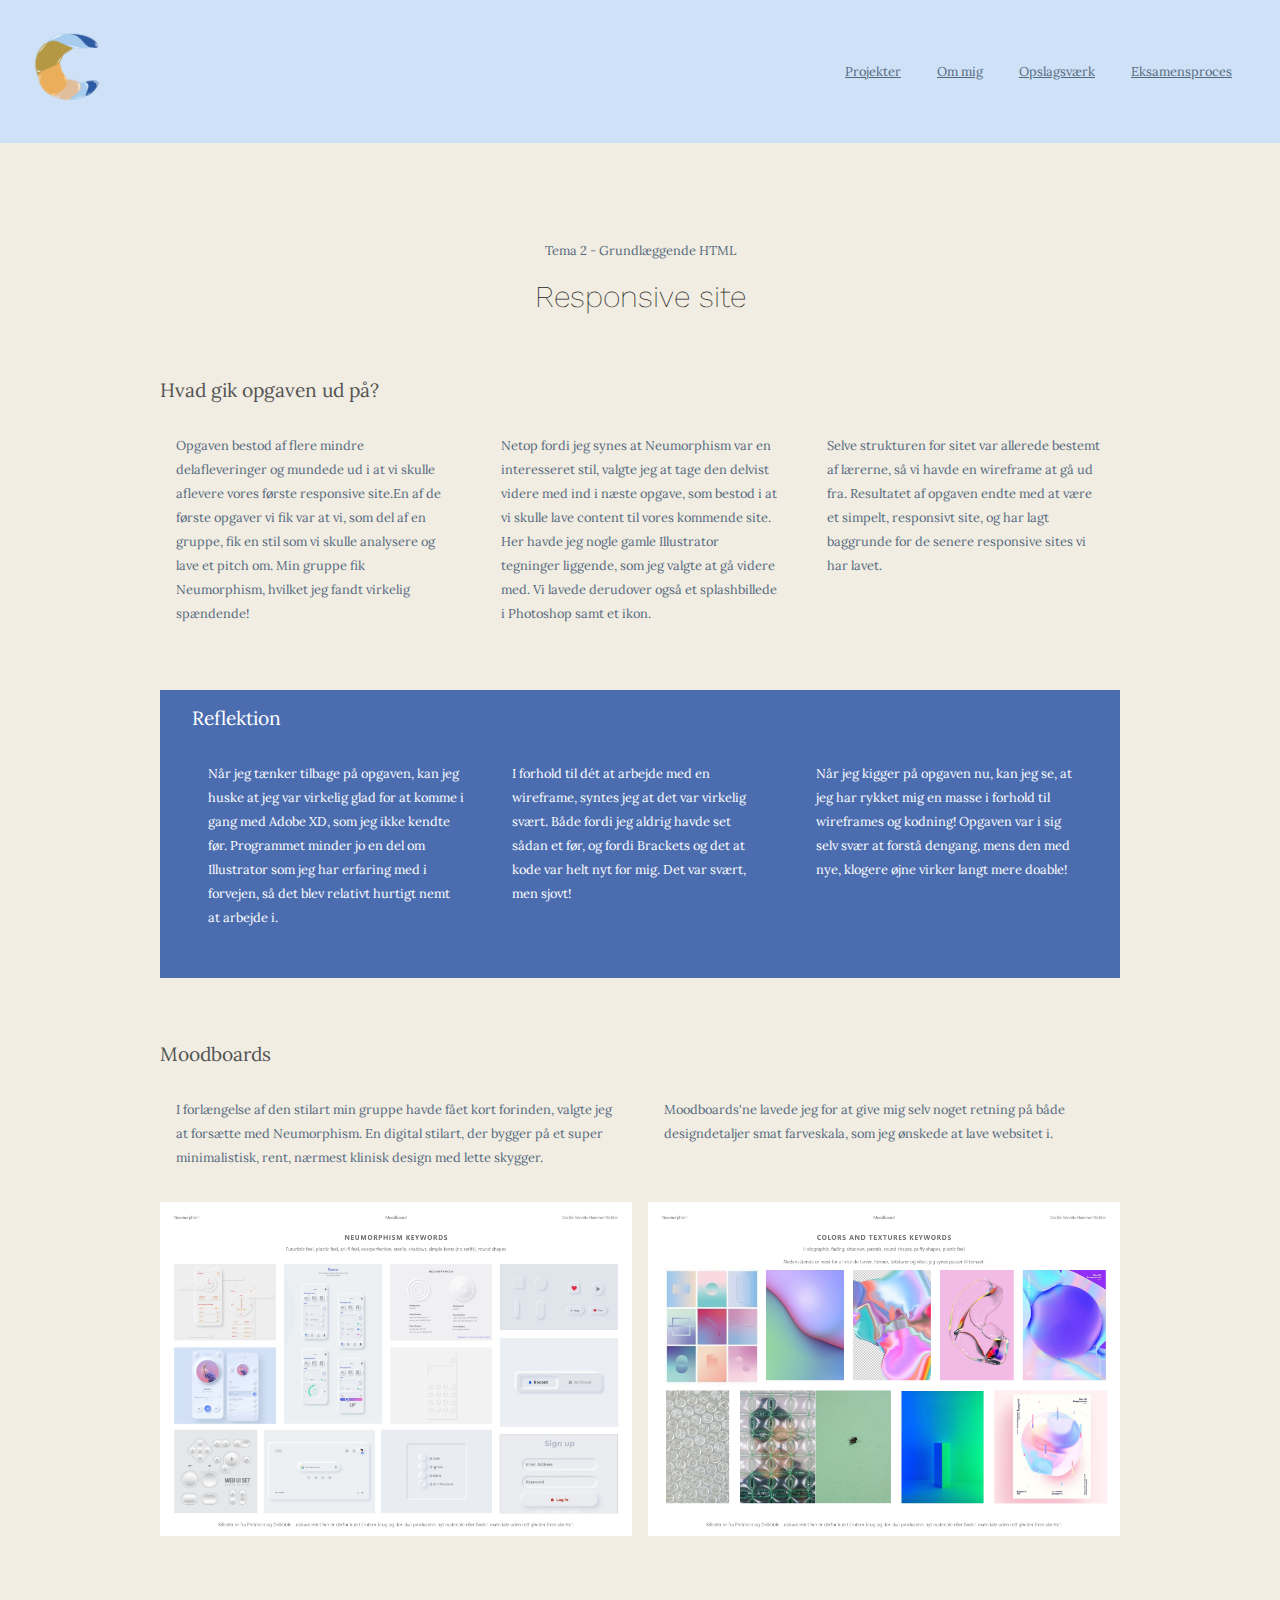
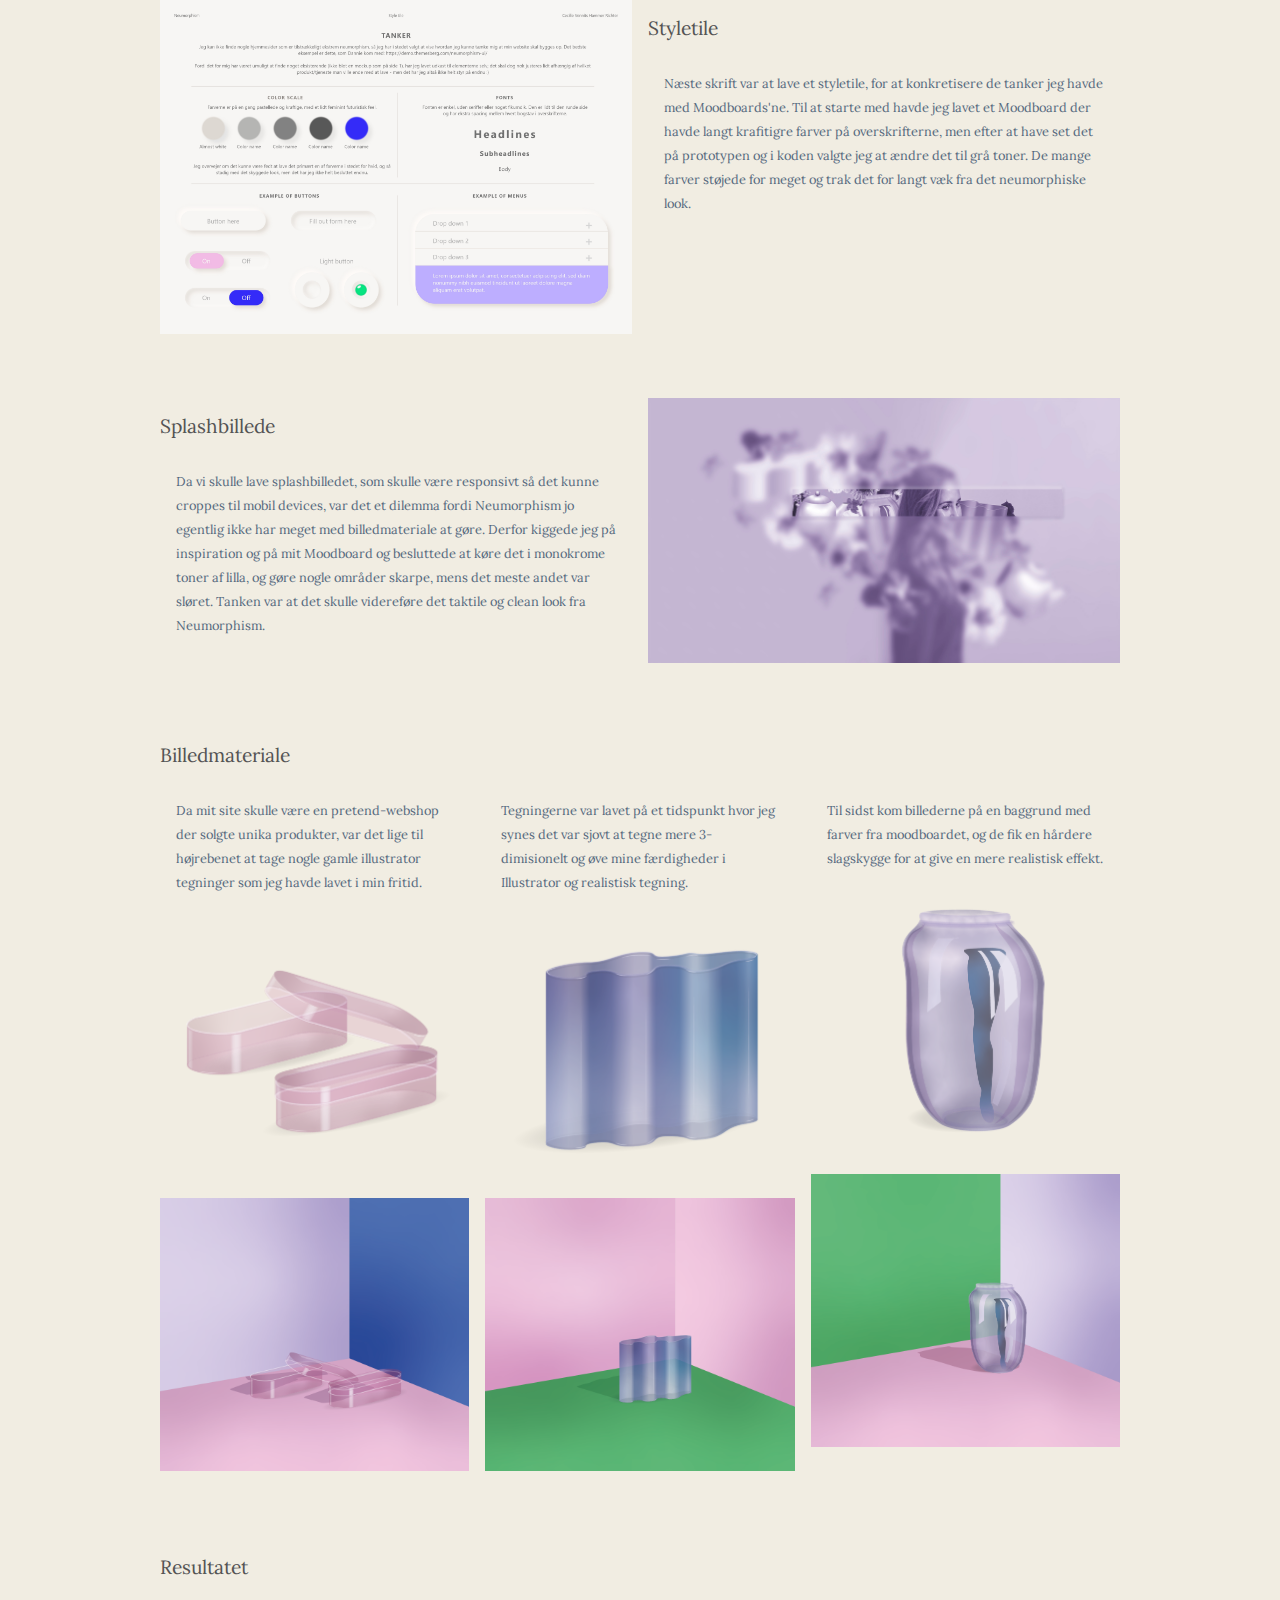
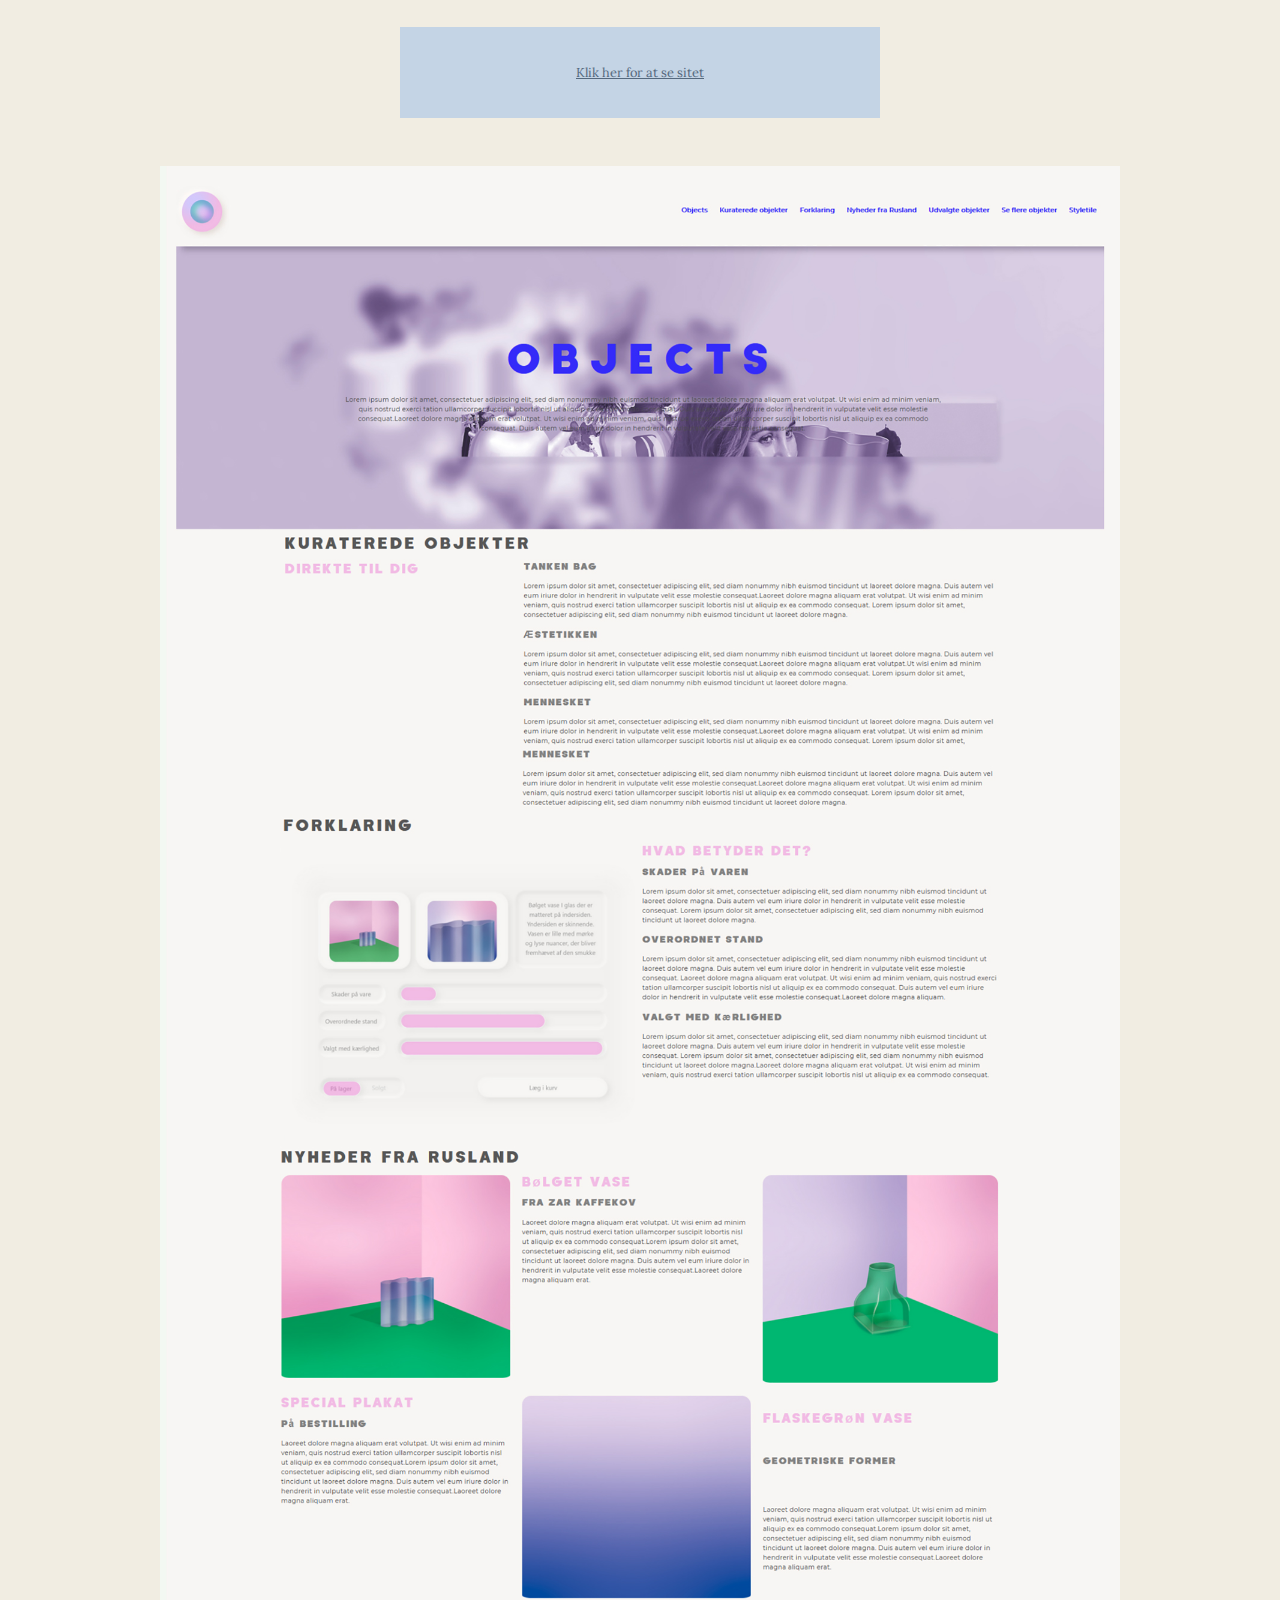
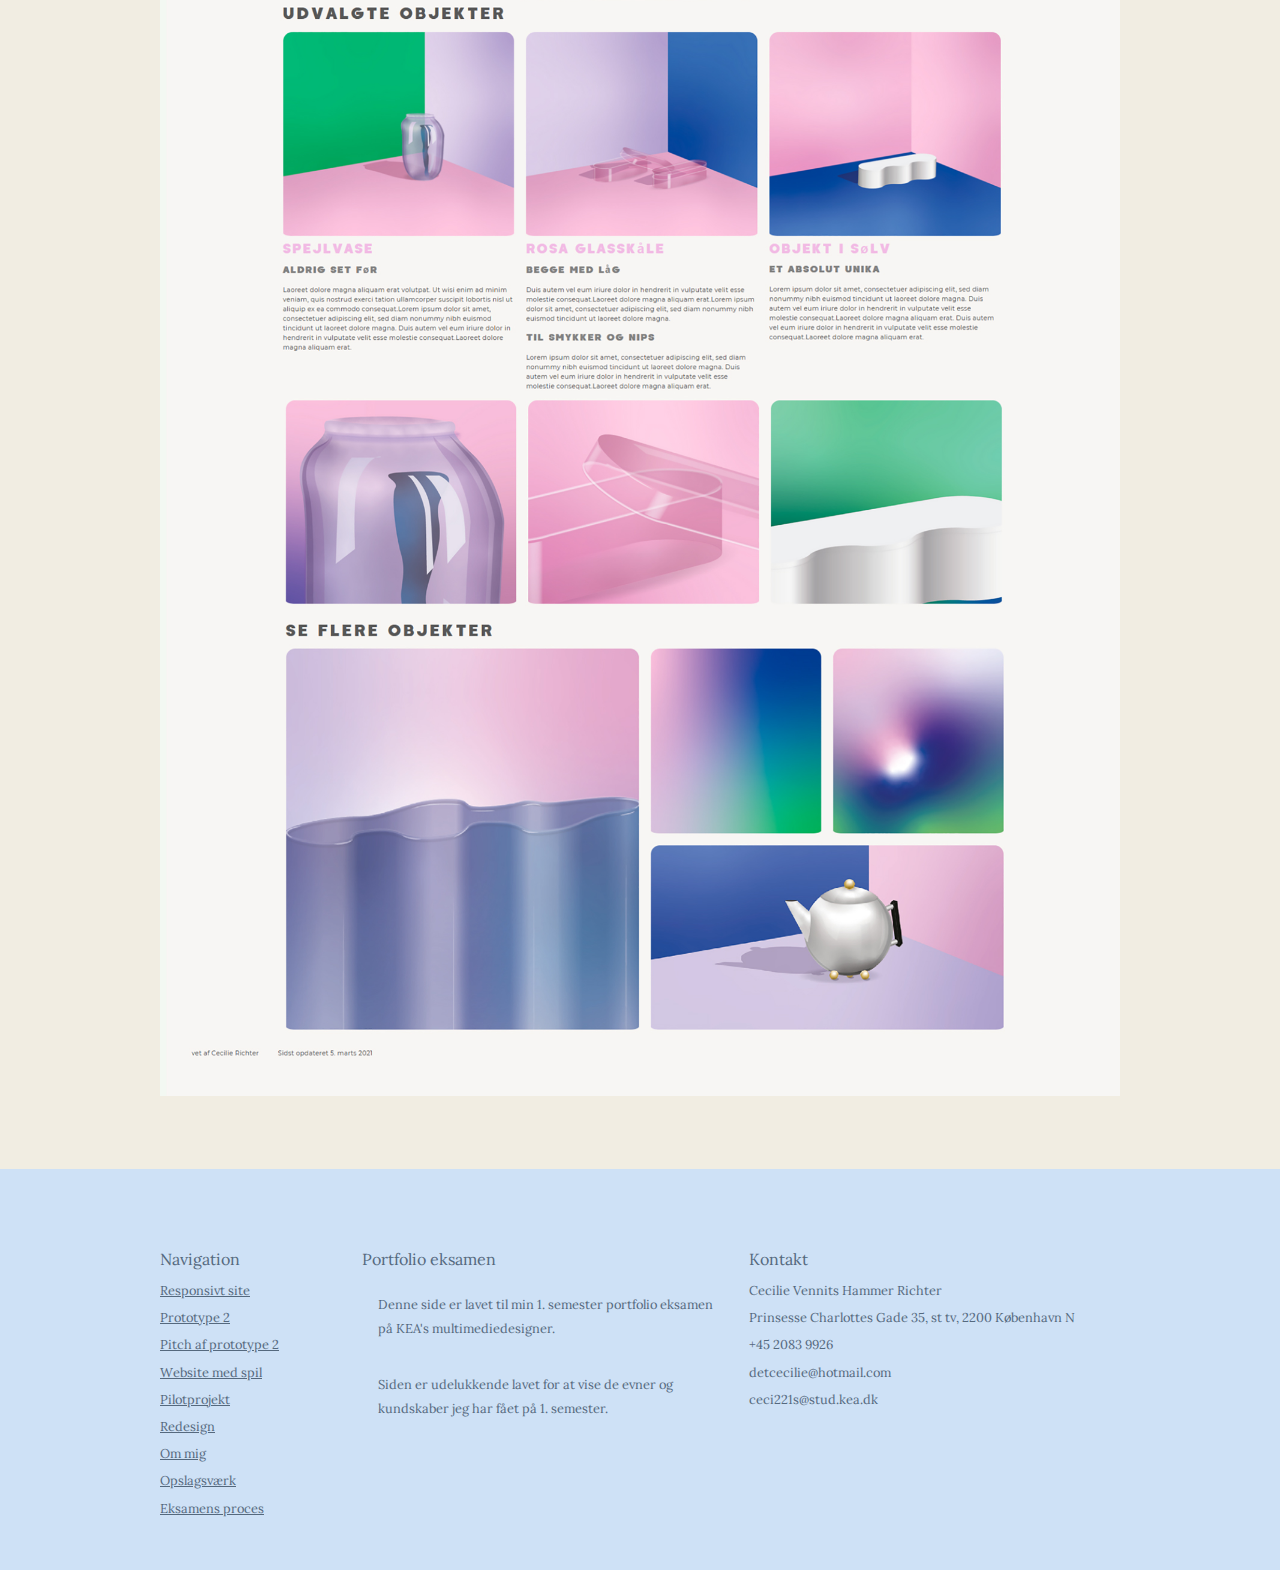
<file: html/responsivt.html>
<!DOCTYPE html>
<html lang="da">
  <head>
    <meta charset="utf-8" />
    <meta name="viewport" content="width=device-width, initial-scale=1.0" />
    <title>Responsivt site</title>

    <link rel="stylesheet" href="../style/responsivt_style.css" />
    <link rel="stylesheet" href="../mutual.css" />

    <meta name="robots" content="noindex" />
    <link rel="preconnect" href="https://fonts.gstatic.com" />
    <link
      href="https://fonts.googleapis.com/css2?family=Lora&family=Work+Sans&display=swap"
      rel="stylesheet"
    />

    <link rel="apple-touch-icon" sizes="180x180" href="/apple-touch-icon.png" />
    <link
      rel="icon"
      type="image/png"
      sizes="32x32"
      href="../assets/favicon/favicon-32x32.png"
    />
    <link
      rel="icon"
      type="image/png"
      sizes="16x16"
      href="../assets/favicon/favicon-16x16.png"
    />
    <link rel="manifest" href="/site.webmanifest" />
    <link rel="mask-icon" href="/safari-pinned-tab.svg" color="#5bbad5" />
    <meta name="msapplication-TileColor" content="#da532c" />
    <meta name="theme-color" content="#ffffff" />
  </head>

  <body>
    <header>
      <a href="../index.html">
        <img src="../assets/logo/logo_cvhr.png" alt="CVHR logo" />
      </a>

      <nav>
        <div id="menuknap">☰</div>
        <ul id="menu" class="hidden">
          <li>
            <a href="../index.html#section_2" class="menu_area">Projekter</a>
          </li>
          <li><a href="../html/om.html">Om mig</a></li>
          <li><a href="../html/opslagsvaerk.html">Opslagsværk</a></li>
          <li><a href="../html/proces.html">Eksamensproces</a></li>
        </ul>
      </nav>
    </header>

    <main>
      <!-- INDSÆT KODER MED SECTIONS HER -->

      <section id="section_1">
        <p>Tema 2 - Grundlæggende HTML</p>
        <h1>Responsive site</h1>
      </section>

      <section id="section_2">
        <h2>Hvad gik opgaven ud på?</h2>

        <div class="section_2_wrapper">
          <p>
            Opgaven bestod af flere mindre delafleveringer og mundede ud i at vi
            skulle aflevere vores første responsive site.En af de første opgaver
            vi fik var at vi, som del af en gruppe, fik en stil som vi skulle
            analysere og lave et pitch om. Min gruppe fik Neumorphism, hvilket
            jeg fandt virkelig spændende!
          </p>
          <p>
            Netop fordi jeg synes at Neumorphism var en interesseret stil,
            valgte jeg at tage den delvist videre med ind i næste opgave, som
            bestod i at vi skulle lave content til vores kommende site. Her
            havde jeg nogle gamle Illustrator tegninger liggende, som jeg valgte
            at gå videre med. Vi lavede derudover også et splashbillede i
            Photoshop samt et ikon.
          </p>
          <p>
            Selve strukturen for sitet var allerede bestemt af lærerne, så vi
            havde en wireframe at gå ud fra. Resultatet af opgaven endte med at
            være et simpelt, responsivt site, og har lagt baggrunde for de
            senere responsive sites vi har lavet.
          </p>
        </div>
      </section>

      <section id="section_3">
        <h2>Reflektion</h2>
        <div class="section_3_wrapper">
          <p>
            Når jeg tænker tilbage på opgaven, kan jeg huske at jeg var virkelig
            glad for at komme i gang med Adobe XD, som jeg ikke kendte før.
            Programmet minder jo en del om Illustrator som jeg har erfaring med
            i forvejen, så det blev relativt hurtigt nemt at arbejde i.
          </p>
          <p>
            I forhold til dét at arbejde med en wireframe, syntes jeg at det var
            virkelig svært. Både fordi jeg aldrig havde set sådan et før, og
            fordi Brackets og det at kode var helt nyt for mig. Det var svært,
            men sjovt!
          </p>
          <p>
            Når jeg kigger på opgaven nu, kan jeg se, at jeg har rykket mig en
            masse i forhold til wireframes og kodning! Opgaven var i sig selv
            svær at forstå dengang, mens den med nye, klogere øjne virker langt
            mere doable!
          </p>
        </div>
      </section>

      <section id="section_4">
        <h2>Moodboards</h2>
        <div class="section_4_wrapper">
          <p>
            I forlængelse af den stilart min gruppe havde fået kort forinden,
            valgte jeg at forsætte med Neumorphism. En digital stilart, der
            bygger på et super minimalistisk, rent, nærmest klinisk design med
            lette skygger.
          </p>
          <p>
            Moodboards'ne lavede jeg for at give mig selv noget retning på både
            designdetaljer smat farveskala, som jeg ønskede at lave websitet i.
          </p>
          <img
            src="../assets/02-responsivt/Moodboard_Cecilie-1.jpg"
            alt="Billede af moodboard"
          />
          <img
            src="../assets/02-responsivt/Moodboard_Cecilie-2.jpg"
            alt="Billede af moodboard"
          />
        </div>
      </section>

      <section id="section_5">
        <div class="section_5_wrapper">
          <h2>Styletile</h2>
          <p>
            Næste skrift var at lave et styletile, for at konkretisere de tanker
            jeg havde med Moodboards'ne. Til at starte med havde jeg lavet et
            Moodboard der havde langt krafitigre farver på overskrifterne, men
            efter at have set det på prototypen og i koden valgte jeg at ændre
            det til grå toner. De mange farver støjede for meget og trak det for
            langt væk fra det neumorphiske look.
          </p>
        </div>
        <img
          src="../assets/02-responsivt/styletile-2.jpg"
          alt="Billede af styletile"
        />
      </section>
      <section id="section_6">
        <div class="section_6_wrapper">
          <h2>Splashbillede</h2>
          <p>
            Da vi skulle lave splashbilledet, som skulle være responsivt så det
            kunne croppes til mobil devices, var det et dilemma fordi
            Neumorphism jo egentlig ikke har meget med billedmateriale at gøre.
            Derfor kiggede jeg på inspiration og på mit Moodboard og besluttede
            at køre det i monokrome toner af lilla, og gøre nogle områder
            skarpe, mens det meste andet var sløret. Tanken var at det skulle
            videreføre det taktile og clean look fra Neumorphism.
          </p>
        </div>
        <img
          src="../assets/02-responsivt/cecilie_richter_splashbillede_web.jpg"
          alt="Billede af splashbillede med pige og blomster i lilla toner"
        />
      </section>

      <section id="section_7">
        <h2>Billedmateriale</h2>

        <div class="section_7_wrapper">
          <div>
            <p>
              Da mit site skulle være en pretend-webshop der solgte unika
              produkter, var det lige til højrebenet at tage nogle gamle
              illustrator tegninger som jeg havde lavet i min fritid.
            </p>
            <img
              src="../assets/02-responsivt/Tegnede produkter-01-02.png"
              alt="Realistisk tegnet skål i glas"
            />
            <img
              src="../assets/02-responsivt/Produkter på baggrunde-04.png"
              alt="Skåle i glas på farvede baggrunde"
            />
          </div>
          <div>
            <p>
              Tegningerne var lavet på et tidspunkt hvor jeg synes det var sjovt
              at tegne mere 3-dimisionelt og øve mine færdigheder i Illustrator
              og realistisk tegning.
            </p>
            <img
              src="../assets/02-responsivt/Tegnede produkter-03.png"
              alt="Realistisk tegnet skål i glas"
            />
            <img
              src="../assets/02-responsivt/Produkter på baggrunde-02.png"
              alt="Skåle i glas på farvede baggrunde"
            />
          </div>
          <div>
            <p>
              Til sidst kom billederne på en baggrund med farver fra
              moodboardet, og de fik en hårdere slagskygge for at give en mere
              realistisk effekt.
            </p>
            <img
              src="../assets/02-responsivt/Tegnede produkter-04.png"
              alt="Realistisk tegnet skål i glas"
            />
            <img
              src="../assets/02-responsivt/Produkter på baggrunde-01.png"
              alt="Skåle i glas på farvede baggrunde"
            />
          </div>
        </div>
      </section>

      <section id="section_8">
        <h2>Resultatet</h2>

        <div class="knap">
          <a
            href="http://www.cecilierichter.dk/kea/02_web/04-responsive/responsive_site_v2/"
            >Klik her for at se sitet</a
          >
        </div>

        <a
          href="http://www.cecilierichter.dk/kea/02_web/04-responsive/responsive_site_v2/"
        >
          <img
            src="../assets/02-responsivt/Preview.jpg"
            alt="Screenshot af resultatet"
          />
        </a>
      </section>
    </main>

    <footer>
      <div class="footer_navigation">
        <h3>Navigation</h3>
        <ul>
          <li><a href="../html/responsivt.html">Responsivt site</a></li>
          <li><a href="../html/prototype.html">Prototype 2</a></li>
          <li><a href="../html/pitch.html">Pitch af prototype 2</a></li>
          <li><a href="../html/spil.html">Website med spil</a></li>
          <li><a href="../html/pilotprojekt.html">Pilotprojekt</a></li>
          <li><a href="../html/redesign.html">Redesign</a></li>
          <li><a href="../html/om.html">Om mig</a></li>
          <li><a href="../html/opslagsvaerk.html">Opslagsværk</a></li>
          <li><a href="../html/proces.html">Eksamens proces</a></li>
        </ul>
      </div>

      <div class="footer_eksamen">
        <h3>Portfolio eksamen</h3>
        <p>
          Denne side er lavet til min 1. semester portfolio eksamen på KEA's
          multimediedesigner.
        </p>
        <p>
          Siden er udelukkende lavet for at vise de evner og kundskaber jeg har
          fået på 1. semester.
        </p>
      </div>

      <div class="footer_kontakt">
        <h3>Kontakt</h3>
        <ul>
          <li>Cecilie Vennits Hammer Richter</li>
          <li>Prinsesse Charlottes Gade 35, st tv, 2200 København N</li>
          <li>+45 2083 9926</li>
          <li>detcecilie@hotmail.com</li>
          <li>ceci221s@stud.kea.dk</li>
        </ul>
      </div>
    </footer>

    <script src="../burger.js"></script>
  </body>
</html>
</file>
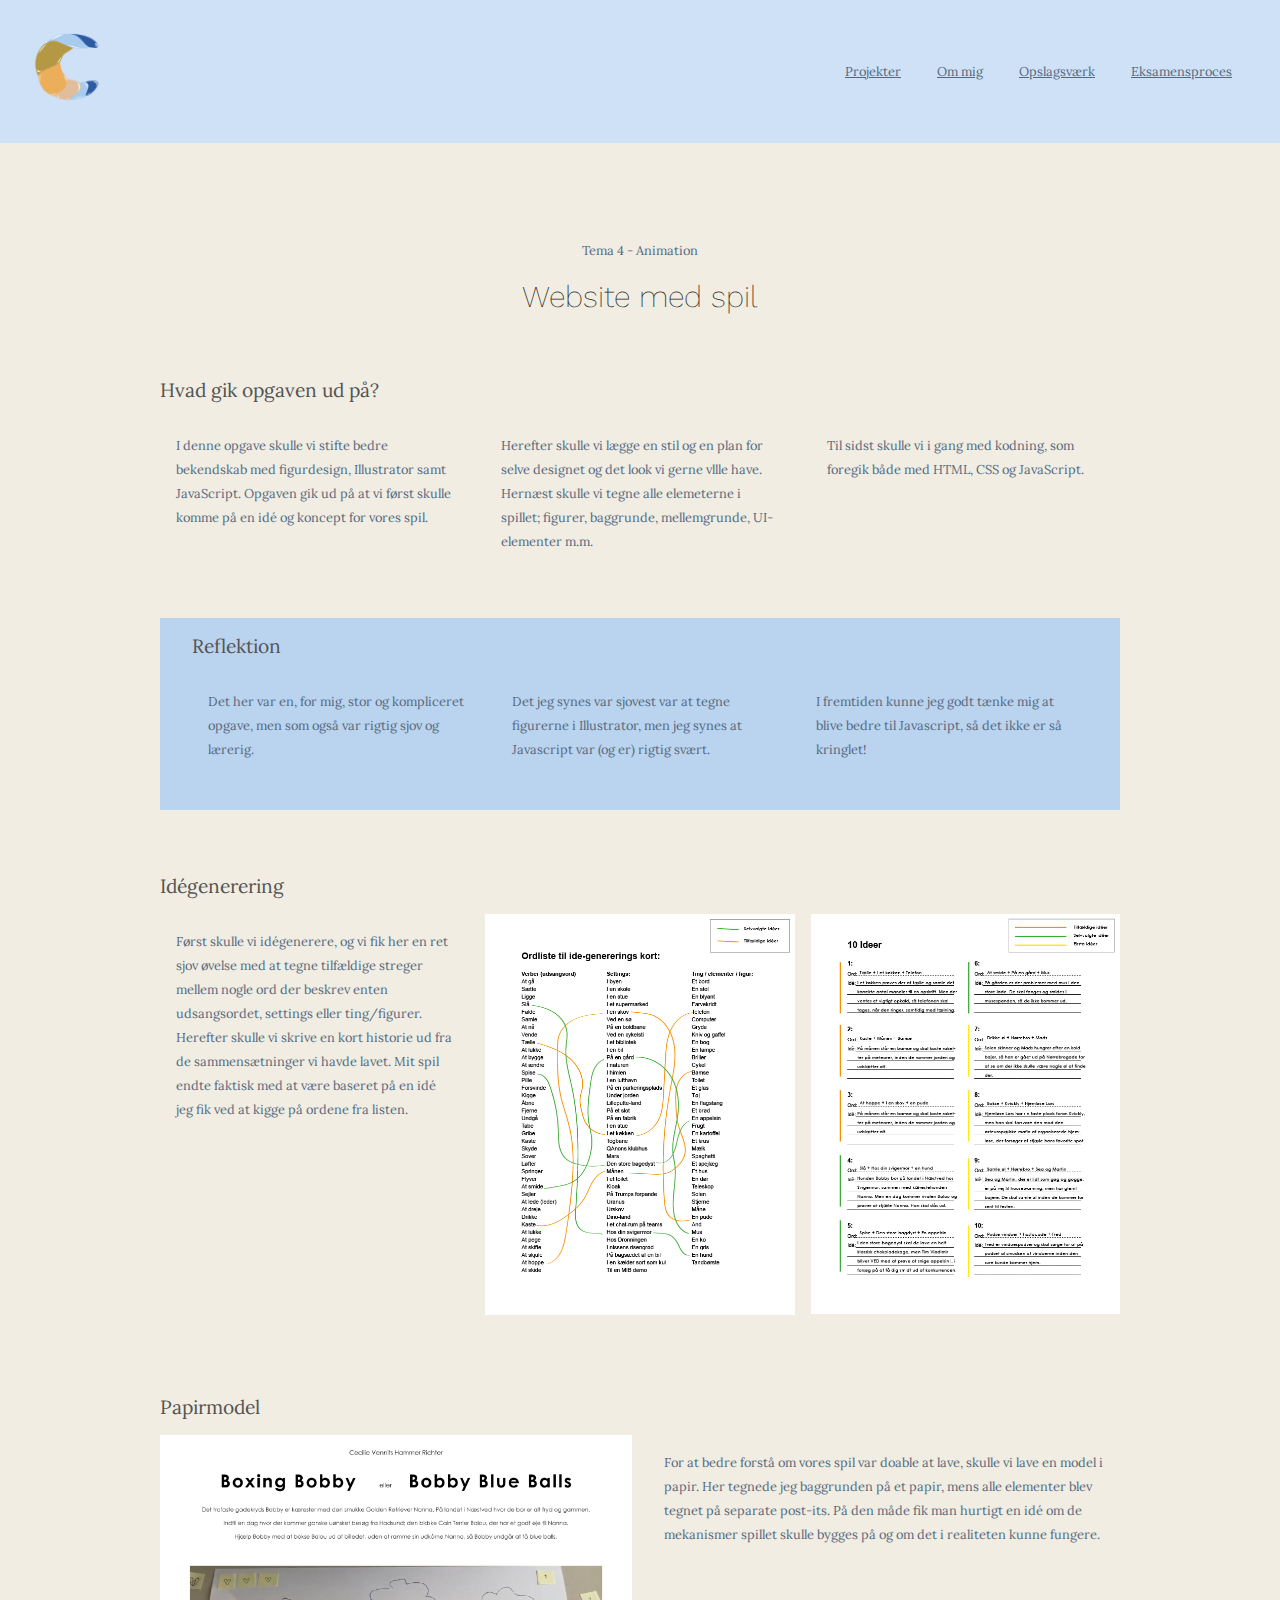
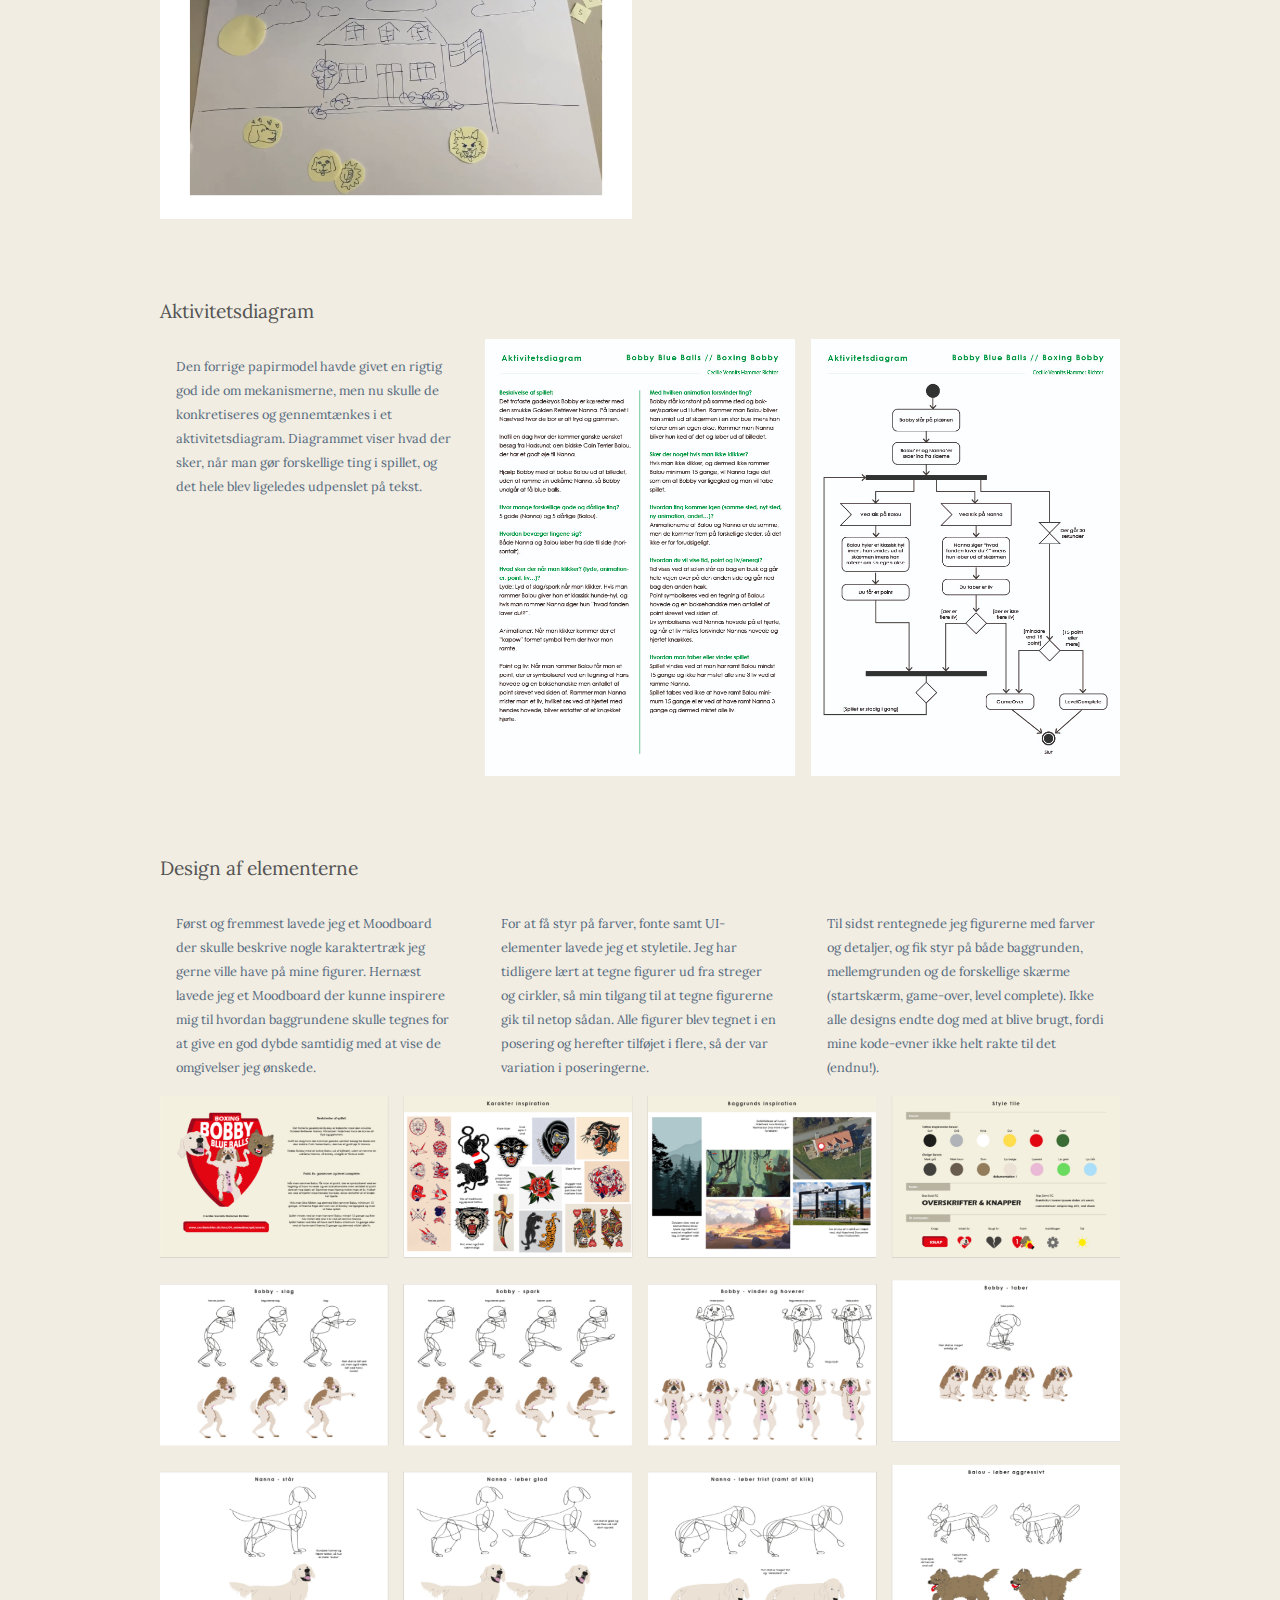
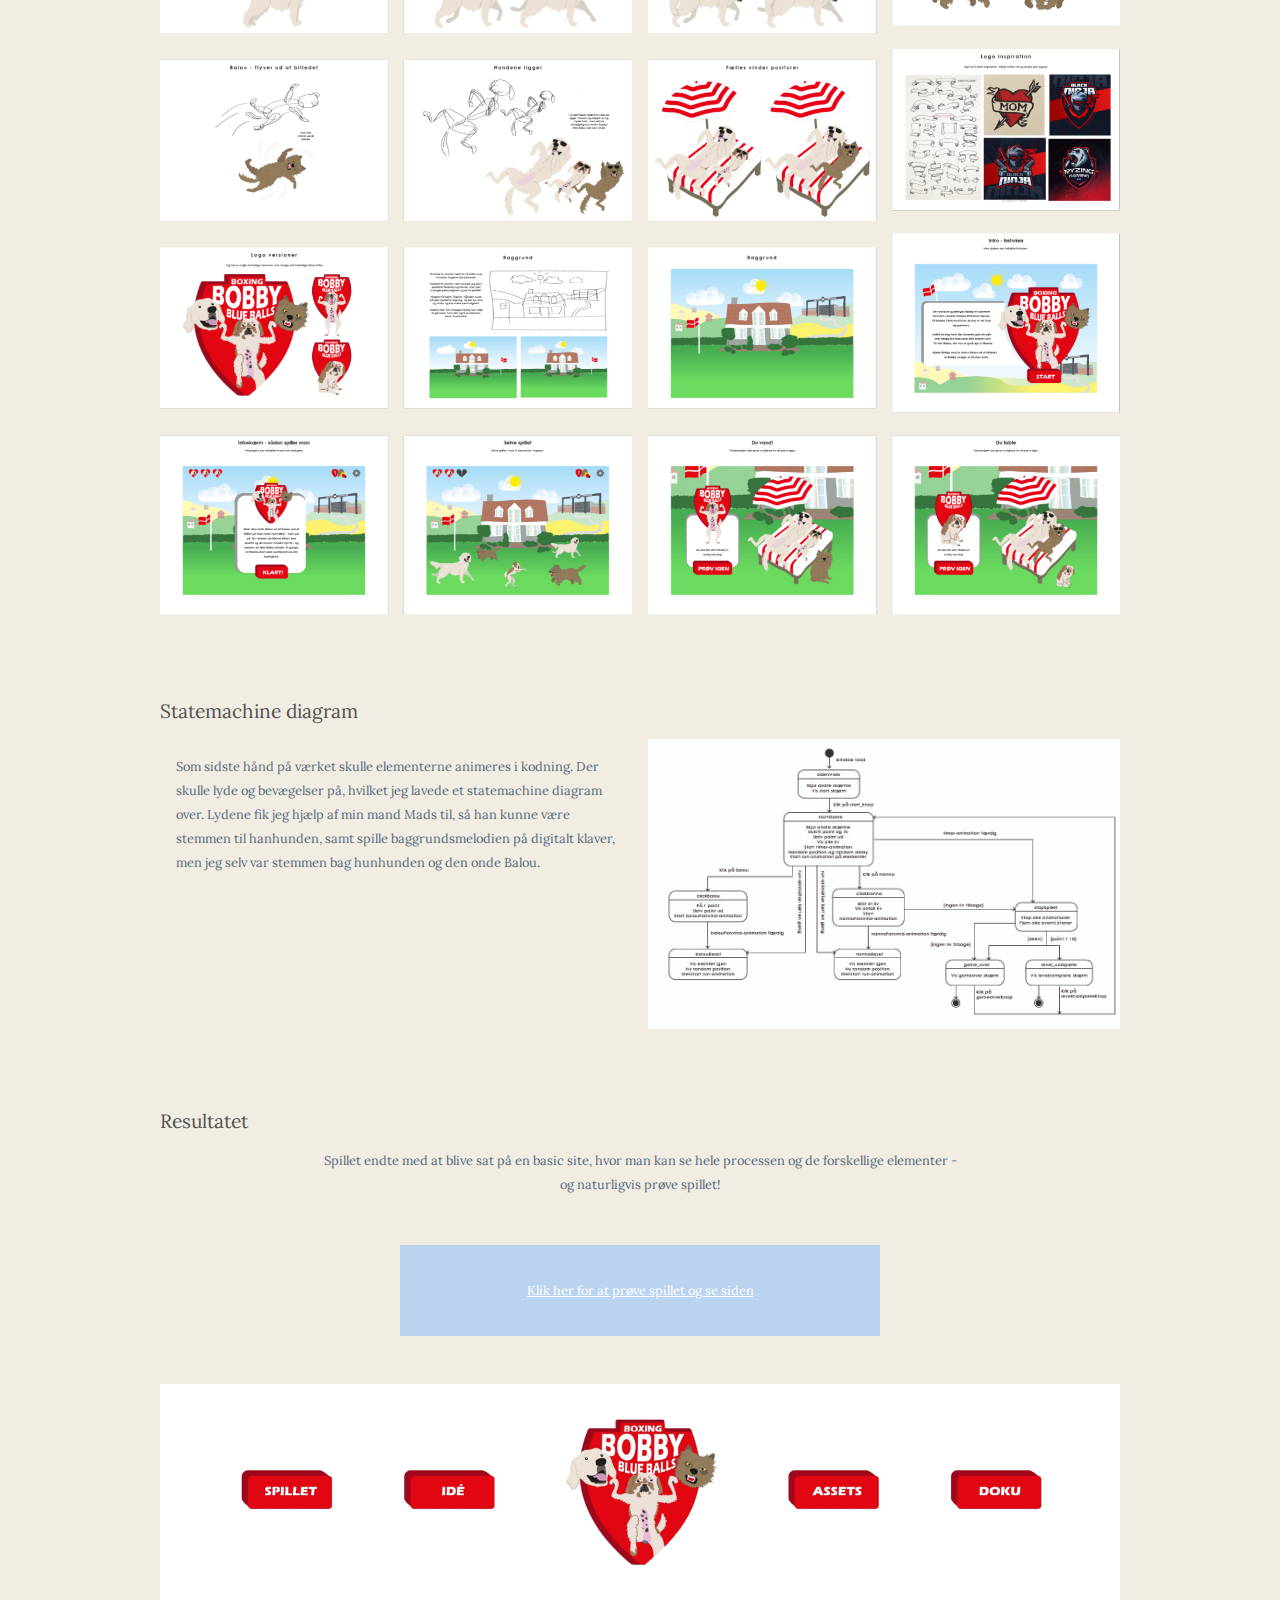
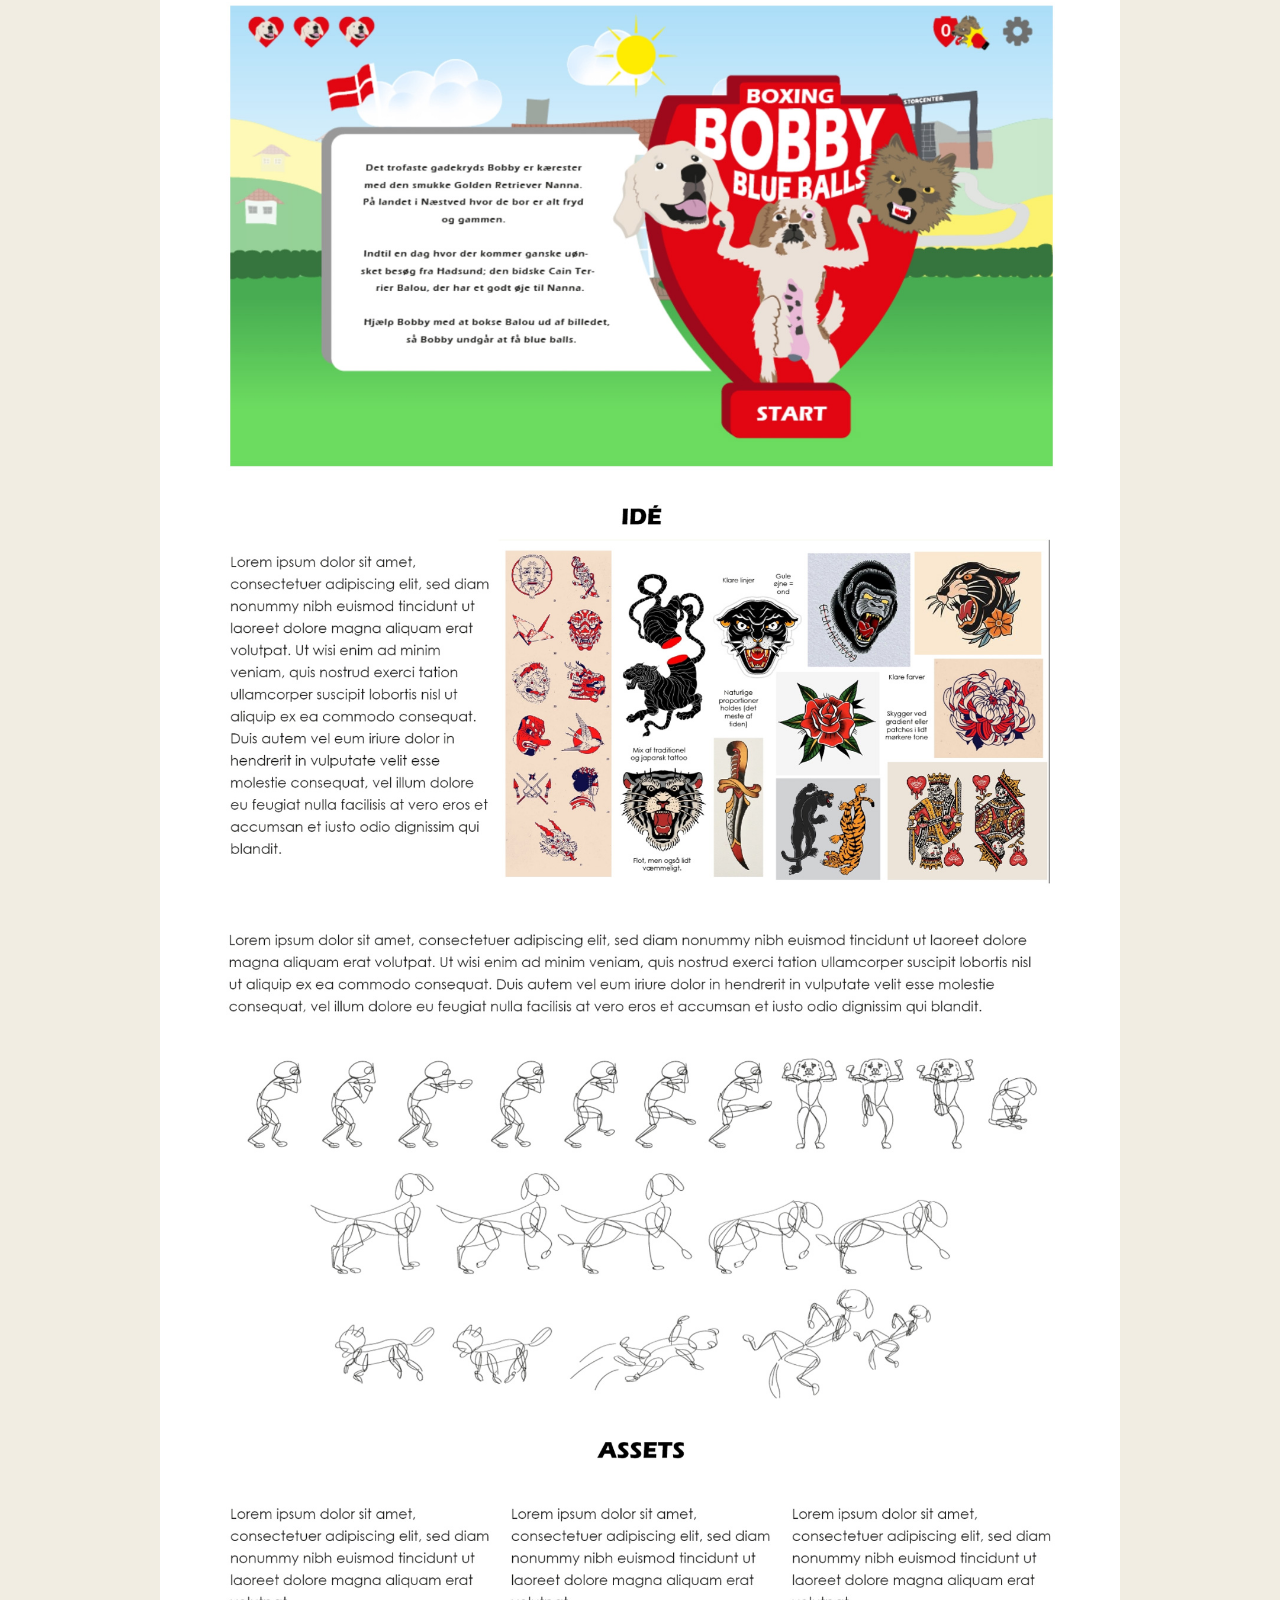
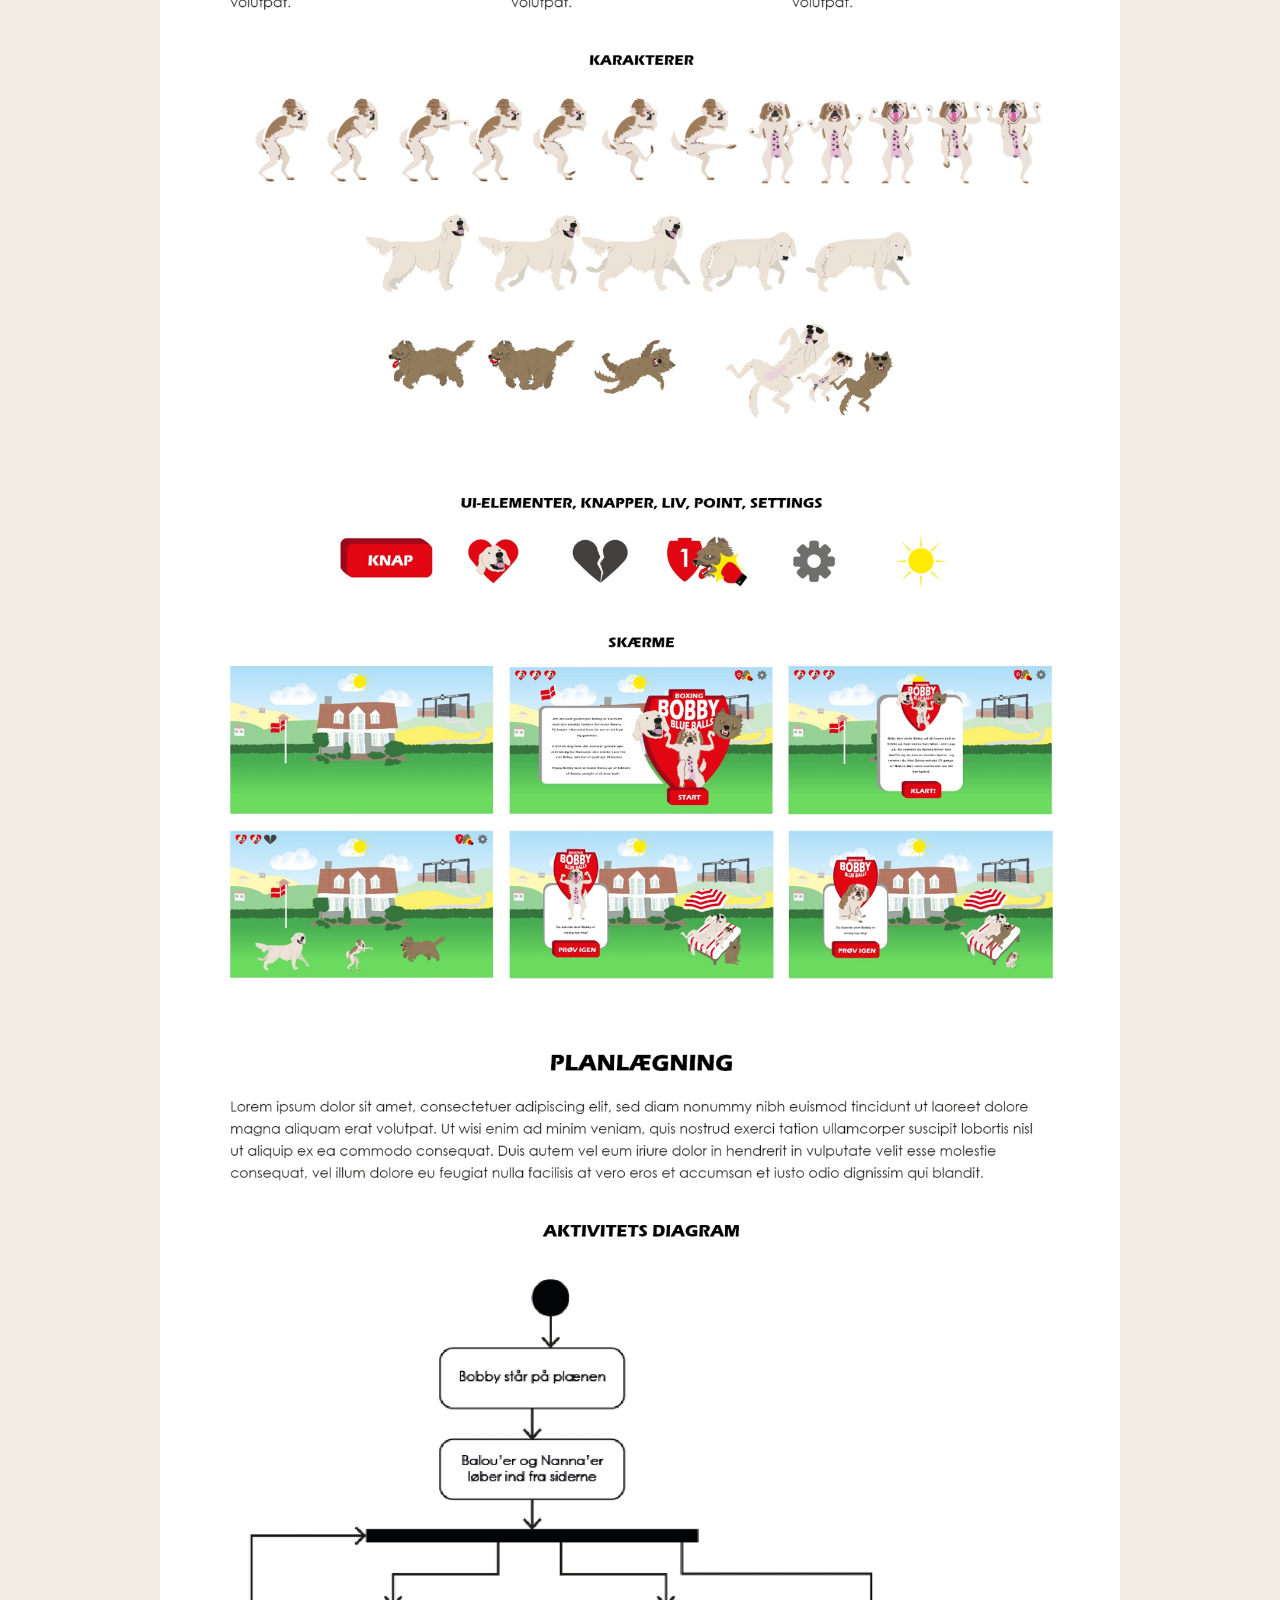
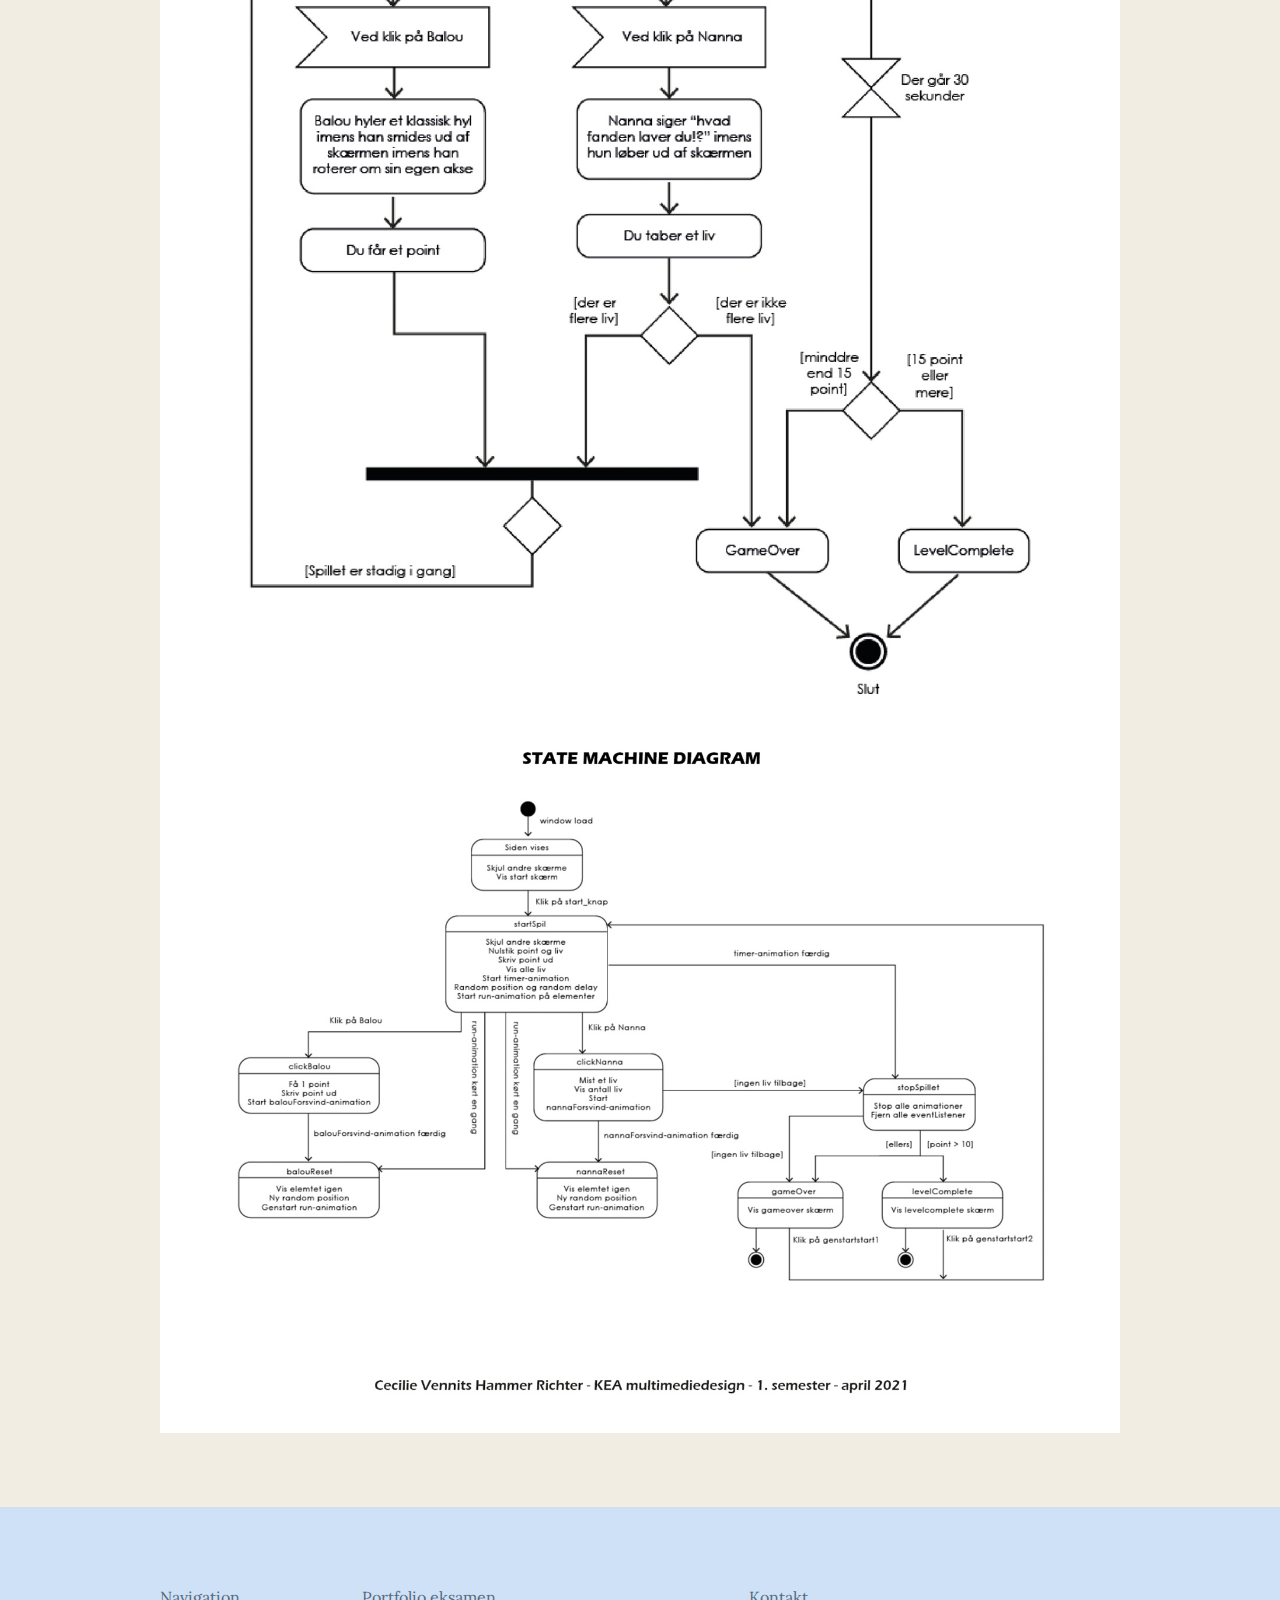
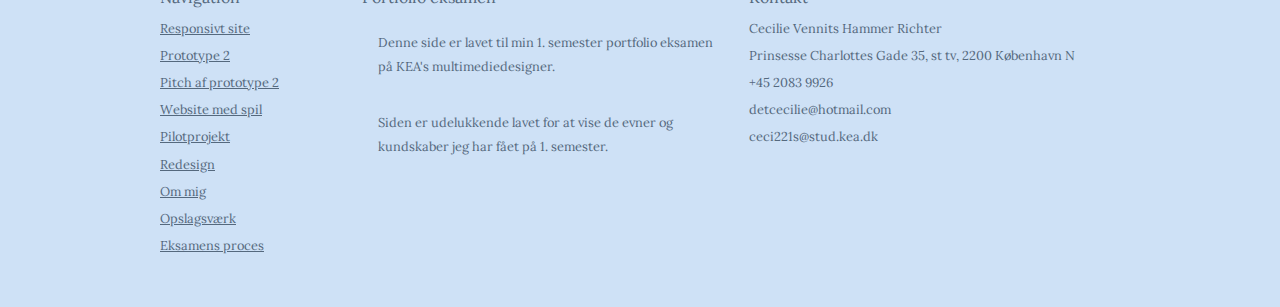
<file: html/spil.html>
<!DOCTYPE html>
<html lang="da">
  <head>
    <meta charset="utf-8" />
    <meta name="viewport" content="width=device-width, initial-scale=1.0" />
    <title>Spil</title>

    <link rel="stylesheet" href="../style/spil_style.css" />
    <link rel="stylesheet" href="../mutual.css" />

    <meta name="robots" content="noindex" />
    <link rel="preconnect" href="https://fonts.gstatic.com" />
    <link
      href="https://fonts.googleapis.com/css2?family=Lora&family=Work+Sans&display=swap"
      rel="stylesheet"
    />

<link rel="apple-touch-icon" sizes="180x180" href="/apple-touch-icon.png">
<link rel="icon" type="image/png" sizes="32x32" href="../assets/favicon/favicon-32x32.png">
<link rel="icon" type="image/png" sizes="16x16" href="../assets/favicon/favicon-16x16.png">
<link rel="manifest" href="/site.webmanifest">
<link rel="mask-icon" href="/safari-pinned-tab.svg" color="#5bbad5">
<meta name="msapplication-TileColor" content="#da532c">
<meta name="theme-color" content="#ffffff">

  </head>

  <body>
    <header>
    <a href="../index.html">
          <img src="../assets/logo/logo_cvhr.png" alt="CVHR logo">
      </a>

      <nav>
        <div id="menuknap">☰</div>
         <ul id="menu" class="hidden">
          <li>
            <a href="../index.html#section_2" class="menu_area">Projekter</a>
          </li>
          <li><a href="../html/om.html">Om mig</a></li>
          <li><a href="../html/opslagsvaerk.html">Opslagsværk</a></li>
          <li><a href="../html/proces.html">Eksamensproces</a></li>
        </ul>
      </nav>
    </header>

    <main>
      
      <section id="section_1">
        <p>Tema 4 - Animation</p>
        <h1>Website med spil</h1>
      </section>

      <section id="section_2">
        <h2>Hvad gik opgaven ud på?</h2>
        <div class="section_2_wrapper">
         <p>I denne opgave skulle vi stifte bedre bekendskab med figurdesign, Illustrator samt JavaScript. Opgaven gik ud på at vi først skulle komme på en idé og koncept for vores spil.</p>
         <p>Herefter skulle vi lægge en stil og en plan for selve designet og det look vi gerne vllle have. Hernæst skulle vi tegne alle elemeterne i spillet; figurer, baggrunde, mellemgrunde, UI-elementer m.m.</p>
         <p>Til sidst skulle vi i gang med kodning, som foregik både med HTML, CSS og JavaScript.</p>
        </div>
      </section>

      <section id="section_3">
        <h2>Reflektion</h2>
        <div class="section_3_wrapper">
         <p>Det her var en, for mig, stor og kompliceret opgave, men som også var rigtig sjov og lærerig.</p>
         <p>Det jeg synes var sjovest var at tegne figurerne i Illustrator, men jeg synes at Javascript var (og er) rigtig svært.</p>
         <p>I fremtiden kunne jeg godt tænke mig at blive bedre til Javascript, så det ikke er så kringlet!</p>
        </div>
      </section>

      <section id="section_4">
        <h2>Idégenerering</h2>
        <div class="section_4_wrapper">
          <p>Først skulle vi idégenerere, og vi fik her en ret sjov øvelse med at tegne tilfældige streger mellem nogle ord der beskrev enten udsangsordet, settings eller ting/figurer. Herefter skulle vi skrive en kort historie ud fra de sammensætninger vi havde lavet. Mit spil endte faktisk med at være baseret på en idé jeg fik ved at kigge på ordene fra listen.</p>
        <img src="../assets/04-animation/idegenerering-1.jpg" alt="Billede af idégenererings proces">
        <img src="../assets/04-animation/idegenerering-2.jpg" alt="Billede af idégenererings proces">
        </div>
      </section>

      <section id="section_5">
        <h2>Papirmodel</h2>
        <div class="section_5_wrapper">
          <p>For at bedre forstå om vores spil var doable at lave, skulle vi lave en model i papir. Her tegnede jeg baggrunden på et papir, mens alle elementer blev tegnet på separate post-its. På den måde fik man hurtigt en idé om de mekanismer spillet skulle bygges på og om det i realiteten kunne fungere. </p>
        <img src="../assets/04-animation/papir-proto.jpg" alt="Billede af håndtegnet papirmodel">
      </section>

      <section id="section_6">
        <h2>Aktivitetsdiagram</h2>
        <div class="section_6_wrapper">
          <p>Den forrige papirmodel havde givet en rigtig god ide om mekanismerne, men nu skulle de konkretiseres og gennemtænkes i et aktivitetsdiagram. Diagrammet viser hvad der sker, når man gør forskellige ting i spillet, og det hele blev ligeledes udpenslet på tekst.</p>
        <img src="../assets/04-animation/aktivitetsdiagram-1.jpg" alt="Billede af skriftlig del af aktivitetsdiagram">
        <img src="../assets/04-animation/aktivitetsdiagram-2.jpg" alt="Billede af aktivitetsdiagram">
        </div>
      </section>

      <section id="section_7">
        <h2>Design af elementerne</h2>
        <div class="section_7_wrapper">
          <p>Først og fremmest lavede jeg et Moodboard der skulle beskrive nogle karaktertræk jeg gerne ville have på mine figurer. Hernæst lavede jeg et Moodboard der kunne inspirere mig til hvordan baggrundene skulle tegnes for at give en god dybde samtidig med at vise de omgivelser jeg ønskede.</p>
          <p>For at få styr på farver, fonte samt UI-elementer lavede jeg et styletile. Jeg har tidligere lært at tegne figurer ud fra streger og cirkler, så min tilgang til at tegne figurerne gik til netop sådan. Alle figurer blev tegnet i en posering og herefter tilføjet i flere, så der var variation i poseringerne.</p>
          <p>Til sidst rentegnede jeg figurerne med farver og detaljer, og fik styr på både baggrunden, mellemgrunden og de forskellige skærme (startskærm, game-over, level complete). Ikke alle designs endte dog med at blive brugt, fordi mine kode-evner ikke helt rakte til det (endnu!).</p>
        </div>
        <img src="../assets/04-animation/design-elementer.png" alt="Billede af tegneproces">
      </section>

      <section id="section_8">
         <h2>Statemachine diagram</h2>
        <div class="section_8_wrapper">
          <p>Som sidste hånd på værket skulle elementerne animeres i kodning. Der skulle lyde og bevægelser på, hvilket jeg lavede et statemachine diagram over. Lydene fik jeg hjælp af min mand Mads til, så han kunne være stemmen til hanhunden, samt spille baggrundsmelodien på digitalt klaver, men jeg selv var stemmen bag hunhunden og den onde Balou.</p>
        <img src="../assets/04-animation/statemachine-diagram.jpg" alt="Billede af statemachine diagram">
      </section>

      <section id="section_9">
        <h2>Resultatet</h2>
        <p>Spillet endte med at blive sat på en basic site, hvor man kan se hele processen og de forskellige elementer - og naturligvis prøve spillet!</p>


        <div class="knap">
          <a href="http://cecilierichter.dk/kea/04_animation/spilv7/">Klik her for at prøve spillet og se siden</a>
        </div>

        <a href="http://cecilierichter.dk/kea/04_animation/spilv7/">
        <img src="../assets/04-animation/preview.jpg" alt="Screenshot af resultatet">
        </a>
      </section>
      
    </main>

    <footer>

      <div class="footer_navigation">
        <h3>Navigation</h3>
        <ul>
          <li><a href="../html/responsivt.html">Responsivt site</a></li>
          <li><a href="../html/prototype.html">Prototype 2</a></li>
          <li><a href="../html/pitch.html">Pitch af prototype 2</a></li>
          <li><a href="../html/spil.html">Website med spil</a></li>
          <li><a href="../html/pilotprojekt.html">Pilotprojekt</a></li>
          <li><a href="../html/redesign.html">Redesign</a></li>
          <li><a href="../html/om.html">Om mig</a></li>
          <li><a href="../html/opslagsvaerk.html">Opslagsværk</a></li>
          <li><a href="../html/proces.html">Eksamens proces</a></li>
        </ul>
        </div>

        <div class="footer_eksamen">
        <h3>Portfolio eksamen</h3>
        <p>Denne side er lavet til min 1. semester portfolio eksamen på KEA's multimediedesigner.</p>
        <p>Siden er udelukkende lavet for at vise de evner og kundskaber jeg har fået på 1. semester.</p>
        </div>

        <div class="footer_kontakt">
        <h3>Kontakt</h3>
        <ul>
          <li>Cecilie Vennits Hammer Richter</li>
          <li>Prinsesse Charlottes Gade 35, st tv, 2200 København N</li>
          <li>+45 2083 9926</li>
          <li>detcecilie@hotmail.com</li>
          <li>ceci221s@stud.kea.dk</li>
        </ul>
        </div>
    </footer>

<script src="../burger.js"></script>

  </body>
</html>
</file>
<file: style/index_style.css>
/* ============================== SEKTIONER ============================= */

.menu_container {
  display: grid;
  grid-template-columns: 1fr;
  gap: 1.5rem;
}

.box {
  transition: all 0.2s ease-in-out;
}

.box:hover {
  transform: scale(1.08);
}

#section_2 .box {
  width: 100%;
  padding-top: 32%;
  padding-bottom: 32%;

  display: flex;
  justify-content: center;
  align-items: center;
}

#section_2 .box div {
  width: 100%;
  padding: 2rem 0 2rem 0;
  text-align: center;
}

#section_2 h3 {
  color: white;
}

#section_2 a {
  color: white;
}

.box_1 {
  background-image: url(../assets/forside/responsivt.jpg);
  background-size: cover;
  background-position: center;
}

.box_1 div {
  background: #4b6db0;
}

.box_2 {
  background-image: url(../assets/forside/prototype.jpg);
  background-size: cover;
  background-position: center;
}

.box_2 div {
  background: #cca45f;
}

.box_3 {
  background-image: url(../assets/forside/pitch.jpg);
  background-size: cover;
  background-position: center;
}

.box_3 div {
  background: #e5caac;
}

.box_4 {
  background-image: url(../assets/forside/animation.jpg);
  background-size: cover;
  background-position: center;
}

.box_4 div {
  background: #c4d4e5;
}

.box_5 {
  background-image: url(../assets/forside/pilotprojekt.jpg);
  background-size: cover;
  background-position: center;
}

.box_5 div {
  background: #4b6db0;
}

.box_6 {
  background-image: url(../assets/forside/redesign.jpg);
  background-size: cover;
  background-position: center;
}

.box_6 div {
  background: #a7954b;
}

.menu_andet {
  display: grid;
  grid-template-columns: 1fr;
  gap: 1.5rem;
}

#section_3 .box {
  width: 100%;
  padding-top: 32%;
  padding-bottom: 32%;

  display: flex;
  justify-content: center;
  align-items: center;
}

#section_3 .box div {
  width: 100%;
  padding: 2rem 0 2rem 0;
  text-align: center;
}

.box_7 {
  background-image: url(../assets/forside/om-mig.png);
  background-size: cover;
  background-position: center;
}

.box_7 div {
  background: #e5caac;
}

.box_8 {
  background-image: url(../assets/forside/opslagsvaerk.jpg);
  background-size: cover;
  background-position: center;
}

.box_8 div {
  background: #a7954b;
}

.box_9 {
  background-image: url(../assets/forside/proces.jpg);
  background-size: cover;
  background-position: center;
}

.box_9 div {
  background: #c4d4e5;
}

#section_3 h3 {
  color: white;
}

#section_3 a {
  color: white;
}

/* ================================ MEDIA QUERY ===================================== */

@media screen and (min-width: 600px) {
  .menu_container {
    display: grid;
    grid-template-columns: repeat(3, 1fr);
    gap: 3rem;
  }

  .menu_andet {
    display: grid;
    grid-template-columns: repeat(3, 1fr);
    gap: 3rem;
  }
}
</file>
<file: mutual.css>
/* ========================== MARGIN =====================  */
* {
  margin: 0;
  padding: 0;
}

main {
  margin: 0;
  padding: 2rem;
  background-color: #f1ede2;
}

section {
  margin: 3rem 0 0 0;
}

img {
  width: 100%;
  height: auto;
  margin-bottom: 1rem;
}

/* ========================== FONTE & STYLING =====================  */

h1 {
  font-family: "Work Sans", sans-serif;
  font-size: 1.9rem;
  color: #262521;
  font-weight: 180;
  text-align: center;
}

h2 {
  font-family: "Lora", serif;
  font-size: 1.2rem;
  color: #545454;
  padding: 1rem 0 1rem 0;
  font-weight: 200;
}

h3 {
  font-family: "Lora", serif;
  font-size: 1rem;
  color: #747474;
  font-weight: 200;
}

p {
  font-family: "Lora", serif;
  font-size: 0.8rem;
  line-height: 1.5rem;
  color: #8e8e8e;
  padding: 1rem 1rem 1rem 1rem;
}

li {
  font-family: "Lora", serif;
  font-size: 0.8rem;
  line-height: 1.7rem;
  color: #8e8e8e;
}

a {
  font-family: "Lora", serif;
  font-size: 0.8rem;
  line-height: 1.7rem;
  color: #8e8e8e;
  text-decoration-line: underline;
}

#section_1 p {
  text-align: center;
}

/* ============================== HEADER ============================= */

header {
  background-color: #cee1f6;
  display: grid;
  grid-template-columns: 1fr 1fr;
}

header img {
  width: 70px;
  height: auto;
  margin: 2rem;
  transition: all 0.6s ease-in-out;
}

header img:hover {
  transform: rotate(360deg);
}

/* ============================== BURGERMENU ============================= */

ul {
  list-style-type: none;
  color: #55697e;
}

.hidden {
  opacity: 0;
  transform: translateX(-100%);
}

#menuknap {
  display: inline-block;
  font-size: 2rem;
  margin-top: 2rem;
}

#menu {
  transition: transform 0.3s;
  transform-origin: left;
}

nav {
  text-align: right;
  margin: 0 3rem 0 0;
  color: #55697e;
}

/* ========================== FOOTER KODER ============================= */

footer {
  background-color: #cee1f6;
  padding: 0.3rem 0.8rem 2.5rem 2rem;
}

footer ul {
  list-style-type: none;
}

footer h3 {
  padding-top: 2rem;
  padding-bottom: 0.5rem;
}

footer h3,
li,
p,
a {
  color: #55697e;
}

/* ================================ MEDIA QUERY ===================================== */

@media (min-width: 900px) {
  main {
    padding: 2rem 15rem 3rem 15rem;
  }
}

@media (min-width: 600px) {
  main {
    padding: 2rem 10rem 3rem 10rem;
  }

  footer {
    padding: 3rem 10rem 3rem 10rem;
    display: grid;
    grid-template-columns: 0.5fr 1fr 1fr;
    gap: 1rem;
  }

  #menuknap {
    display: none;
  }

  #menu.hidden {
    transform: translateX(0);
    opacity: 1;
  }

  #menu li {
    display: inline-block;
  }

  header {
    align-items: center;
  }

  header li {
    margin-left: 2rem;
  }
}

@media (min-width: 1300px) {
  main {
    padding: 2rem 23rem 3rem 23rem;
  }
}
</file>
<file: style/om_style.css>
/* ============================== SEKTIONER ============================= */

#section_1 h1 {
  text-align: left;
}

#section_1 img {
  width: 60%;
  height: auto;
  display: block;
  margin-left: auto;
  margin-right: auto;
}

video {
  width: 100%;
  height: auto;
}

#section_3 img {
  width: 100%;
  height: auto;
}

#section_4 img {
  width: 50%;
  height: auto;
  display: block;
  margin-left: auto;
  margin-right: auto;
}

#section_4 {
  background-color: #a7954b;
  padding: 0 2rem 2rem 2rem;
}

#section_4 p {
  color: white;
}

#section_4 h2 {
  color: white;
}

#section_4 h3 {
  color: white;
}

#section_5 img {
  width: 50%;
  height: auto;
  display: block;
  margin-left: auto;
  margin-right: auto;
}

#section_5 p {
  padding: 0;
}

.jobtitel_wrapper {
  text-align: center;
  margin-bottom: 1.5rem;
}

.jobtitel_wrapper p {
  padding: 0;
}

/* ================================ MEDIA QUERY ===================================== */

@media screen and (min-width: 600px) {
  .section_1_wrapper {
    display: grid;
    grid-template-columns: repeat(3, 1fr);
    gap: 1rem;
  }

  #section_1 img {
    width: 100%;
    height: auto;
  }

  .section_3_wrapper {
    display: grid;
    grid-template-columns: repeat(3, 1fr);
    gap: 1rem;
  }

  #section_4 img {
    width: 60%;
    height: auto;
  }

  .section_4_wrapper {
    display: grid;
    grid-template-columns: repeat(3, 1fr);
    /* grid-template-rows: repeat(3, 1fr); */
    gap: 2rem;
  }
  /* 

HVORFOR KAN JEG IKKE ALIGNE PÅ DEN MÅDE JEG GERNE VIL?????

  .col_1 {
    grid-row: 2/3;
    grid-column: 1/2;
  }

  .col_2 {
    grid-row: 2/3;
    grid-column: 2/3;
  }

  .col_3 {
    grid-row: 2/3;
    grid-column: 3/4;
  }

  .pic_1 {
    grid-row: 1/2;
    grid-column: 1/2;
  }

  .pic_2 {
    grid-row: 1/2;
    grid-column: 2/3;
  }

  .pic_3 {
    grid-row: 1/2;
    grid-column: 3/4;
  } */

  #section_5 img {
    width: 50%;
    height: auto;
    margin-bottom: 1rem;
  }

  .section_5_wrapper {
    display: grid;
    grid-template-columns: repeat(4, 1fr);
    gap: 2rem;
  }
}
</file>
<file: style/opslagsvaerk_style.css>
/* ============================== SEKTIONER ============================= */

.box {
  padding: 1rem;
  margin: 0 0.8rem 1.6rem 0.8rem;
  transition: all 0.2s ease-in-out;
}

.box:hover {
  transform: scale(1.07);
}

.box_design {
  background-color: #e5caac;
}

.box_design a {
  color: #846441;
  font-weight: 550;
}

.box_design h3 {
  color: #846441;
}

.box_design p {
  color: #846441;
}

.box_kodning {
  background-color: #bad3ee;
}

.box_kodning a {
  color: #3b5b7d;
  font-weight: 550;
}

.box_kodning h3 {
  color: #3b5b7d;
}

.box_kodning p {
  color: #3b5b7d;
}

.box_analyse {
  background-color: #4b6db0;
}

.box_analyse h3 {
  color: white;
}

.box_analyse p {
  color: white;
}

.box_generelt {
  background-color: #a7954b;
}

.box_generelt h3 {
  color: white;
}

.box_generelt p {
  color: white;
}

/* ================================ MEDIA QUERY ===================================== */

@media screen and (min-width: 600px) {
  .section_2_wrapper {
    display: grid;
    grid-template-columns: repeat(3, 1fr);
  }

  .section_3_wrapper {
    display: grid;
    grid-template-columns: repeat(3, 1fr);
  }

  .section_4_wrapper {
    display: grid;
    grid-template-columns: repeat(3, 1fr);
  }
}
</file>
<file: style/pitch_style.css>
/* ============================== SEKTIONER ============================= */

#section_3 {
  background-color: #a7954b;
  padding: 0 2rem 2rem 2rem;
}

#section_3 p {
  color: white;
}

#section_3 h2 {
  color: white;
}

.knap {
  background: #8ea3c2;
  text-align: center;
  padding: 2rem 4rem 2rem 4rem;
  margin: 2rem;
}

.knap a {
  color: white;
}

/* ================================ MEDIA QUERY ===================================== */

@media screen and (min-width: 600px) {
  .section_2_wrapper {
    display: grid;
    grid-template-columns: repeat(3, 1fr);
    gap: 1rem;
  }

  #section_2 h2 {
    text-align: center;
  }

  #section_3 h2 {
    text-align: center;
  }

  #section_4 h2 {
    text-align: center;
  }

  .section_3_wrapper {
    display: grid;
    grid-template-columns: repeat(3, 1fr);
    gap: 1rem;
  }

  .knap {
    margin: 2rem 15rem 2rem 15rem;
  }
}
</file>
<file: style/proces_style.css>
/* ============================== SEKTIONER ============================= */

#section_4 img {
  width: 50%;
  height: auto;
}

video {
  width: 100%;
  height: auto;
}

/* ================================ MEDIA QUERY ===================================== */

@media screen and (min-width: 600px) {
  #section_1 {
    margin: 0 10rem;
  }

  .section_3_wrapper {
    display: grid;
    grid-template-columns: repeat(3, 1fr);
  }

  .section_4_wrapper {
    display: grid;
    grid-template-columns: 1fr 0.7fr;
  }

  #section_4 img {
    margin-left: 4rem;
    transition: all 0.6s ease-in-out;
  }

  #section_4 img:hover {
    margin-left: 4rem;
    transform: rotate(360deg);
  }

  .section_5_wrapper {
    display: grid;
    grid-template-columns: repeat(3, 1fr);
  }

  .section_6_wrapper {
    display: grid;
    grid-template-columns: repeat(2, 1fr);
  }

  .section_7_wrapper {
    display: grid;
    grid-template-columns: repeat(3, 1fr);
  }

  .section_8_wrapper {
    display: grid;
    grid-template-columns: repeat(2, 1fr);
  }

  .section_9_wrapper {
    display: grid;
    grid-template-columns: repeat(3, 1fr);
  }

  .section_10_wrapper {
    display: grid;
    grid-template-columns: repeat(2, 1fr);
  }

  .section_11_wrapper {
    display: grid;
    grid-template-columns: repeat(3, 1fr);
  }
}
</file>
<file: style/prototype_style.css>
/* ============================== SEKTIONER ============================= */

#section_3 {
  background-color: #e5caac;
  padding: 0 2rem 2rem 2rem;
}

#section_3 h2 {
  color: #846440;
}

#section_3 p {
  color: #846440;
}

.knap1 {
  background: #c4d4e5;
  text-align: center;
  padding: 2rem 4rem 2rem 4rem;
  margin: 2rem;
}

.knap1 a {
  color: #55697e;
}

.knap2 {
  background: #e5caac;
  text-align: center;
  padding: 2rem 2rem 2rem 2rem;
  margin: 2rem;
}

.knap2 a {
  color: white;
}

/* ================================ MEDIA QUERY ===================================== */

@media screen and (min-width: 600px) {
  .section_2_wrapper {
    display: grid;
    grid-template-columns: repeat(3, 1fr);
    gap: 1rem;
  }

  .section_3_wrapper {
    display: grid;
    grid-template-columns: repeat(3, 1fr);
    gap: 1rem;
  }

  .section_4_wrapper {
    display: grid;
    grid-template-columns: repeat(2, 1fr);
    gap: 1rem;
  }

  .section_5_wrapper {
    display: grid;
    grid-template-columns: repeat(3, 1fr);
    gap: 1rem;
  }

  .section_6_wrapper {
    display: grid;
    grid-template-columns: repeat(2, 1fr);
    gap: 1rem;
  }

  .section_7_wrapper {
    display: grid;
    grid-template-columns: repeat(2, 1fr);
    gap: 1rem;
  }

  .section_9_wrapper {
    display: grid;
    grid-template-columns: repeat(2, 1fr);
    gap: 1rem;
  }

  .knap1 {
    margin: 0 15rem 3rem 15rem;
  }

  .knap2 {
    margin: 3rem 15rem 2rem 15rem;
  }
}
</file>
<file: style/redesign_style.css>
/* ============================== SEKTIONER ============================= */

#section_3 {
  background-color: #cca45f;
  padding: 0 2rem 2rem 2rem;
}

#section_3 p {
  color: white;
}

#section_3 h2 {
  color: white;
}

.knap {
  background: #cca45f;
  text-align: center;
  padding: 2rem 2rem 2rem 2rem;
  margin: 2rem;
}

.knap a {
  color: white;
}

/* ================================ MEDIA QUERY ===================================== */

@media screen and (min-width: 600px) {
  .section_2_wrapper {
    display: grid;
    grid-template-columns: repeat(3, 1fr);
    gap: 1rem;
  }

  .section_3_wrapper {
    display: grid;
    grid-template-columns: repeat(3, 1fr);
    gap: 1rem;
  }

  .section_4_wrapper {
    display: grid;
    grid-template-columns: repeat(3, 1fr);
    gap: 1rem;
  }

  .section_5_wrapper {
    display: grid;
    grid-template-columns: repeat(2, 1fr);
    gap: 1rem;
  }

  .section_6_wrapper {
    display: grid;
    grid-template-columns: repeat(3, 1fr);
    gap: 1rem;
  }

  .section_7_wrapper {
    display: grid;
    grid-template-columns: repeat(2, 1fr);
    gap: 1rem;
  }

  .section_8_wrapper {
    display: grid;
    grid-template-columns: repeat(3, 1fr);
    gap: 1rem;
  }

  .section_9_wrapper {
    display: grid;
    grid-template-columns: repeat(3, 1fr);
    gap: 1rem;
  }

  .section_10_wrapper {
    display: grid;
    grid-template-columns: repeat(3, 1fr);
    gap: 1rem;
  }

  .knap {
    margin: 2rem 15rem 3rem 15rem;
  }
}
</file>
<file: style/responsivt_style.css>
/* ============================== SEKTIONER ============================= */

#section_3 {
  background-color: #4b6db0;
  padding: 0 2rem 2rem 2rem;
}

#section_3 p {
  color: white;
}

#section_3 h2 {
  color: white;
}

.knap {
  background: #c4d4e5;
  text-align: center;
  padding: 2rem 4rem 2rem 4rem;
  margin: 2rem;
}

.knap a {
  color: #55697e;
}

/* ================================ MEDIA QUERY ===================================== */

@media screen and (min-width: 600px) {
  .section_2_wrapper {
    display: grid;
    grid-template-columns: repeat(3, 1fr);
    gap: 1rem;
  }

  .section_3_wrapper {
    display: grid;
    grid-template-columns: repeat(3, 1fr);
    gap: 1rem;
  }

  .section_4_wrapper {
    display: grid;
    grid-template-columns: repeat(2, 1fr);
    gap: 1rem;
  }

  #section_5 {
    display: grid;
    grid-template-columns: repeat(2, 1fr);
    gap: 1rem;
    grid-column: 2/3;
    grid-row: 1/2;
  }

  #section_5 img {
    grid-column: 1/2;
    grid-row: 1/2;
  }

  #section_6 {
    display: grid;
    grid-template-columns: repeat(2, 1fr);
    gap: 1rem;
  }

  .section_7_wrapper {
    display: grid;
    grid-template-columns: repeat(3, 1fr);
    gap: 1rem;
  }

  .knap {
    margin: 2rem 15rem 3rem 15rem;
  }
}
</file>
<file: style/spil_style.css>
/* ============================== SEKTIONER ============================= */

#section_3 {
  background-color: #bad3ee;
  padding: 0 2rem 2rem 2rem;
}

.knap {
  background: #bad3ee;
  text-align: center;
  padding: 2rem 5rem 2rem 5rem;
  margin: 2rem;
}

.knap a {
  color: white;
}

/* ================================ MEDIA QUERY ===================================== */

@media screen and (min-width: 600px) {
  .section_2_wrapper {
    display: grid;
    grid-template-columns: repeat(3, 1fr);
    gap: 1rem;
  }

  .section_3_wrapper {
    display: grid;
    grid-template-columns: repeat(3, 1fr);
    gap: 1rem;
  }

  .section_4_wrapper {
    display: grid;
    grid-template-columns: repeat(3, 1fr);
    gap: 1rem;
  }

  .section_5_wrapper {
    display: grid;
    grid-template-columns: repeat(2, 1fr);
    gap: 1rem;
  }

  #section_5 img {
    grid-column: 1/2;
    grid-row: 1/2;
  }

  .section_6_wrapper {
    display: grid;
    grid-template-columns: repeat(3, 1fr);
    gap: 1rem;
  }

  .section_7_wrapper {
    display: grid;
    grid-template-columns: repeat(3, 1fr);
    gap: 1rem;
  }

  .section_8_wrapper {
    display: grid;
    grid-template-columns: repeat(2, 1fr);
    gap: 1rem;
  }

  #section_9 p {
    text-align: center;
    padding: 0 10rem 0 10rem;
  }

  .knap {
    margin: 3rem 15rem 3rem 15rem;
  }
}
</file>
